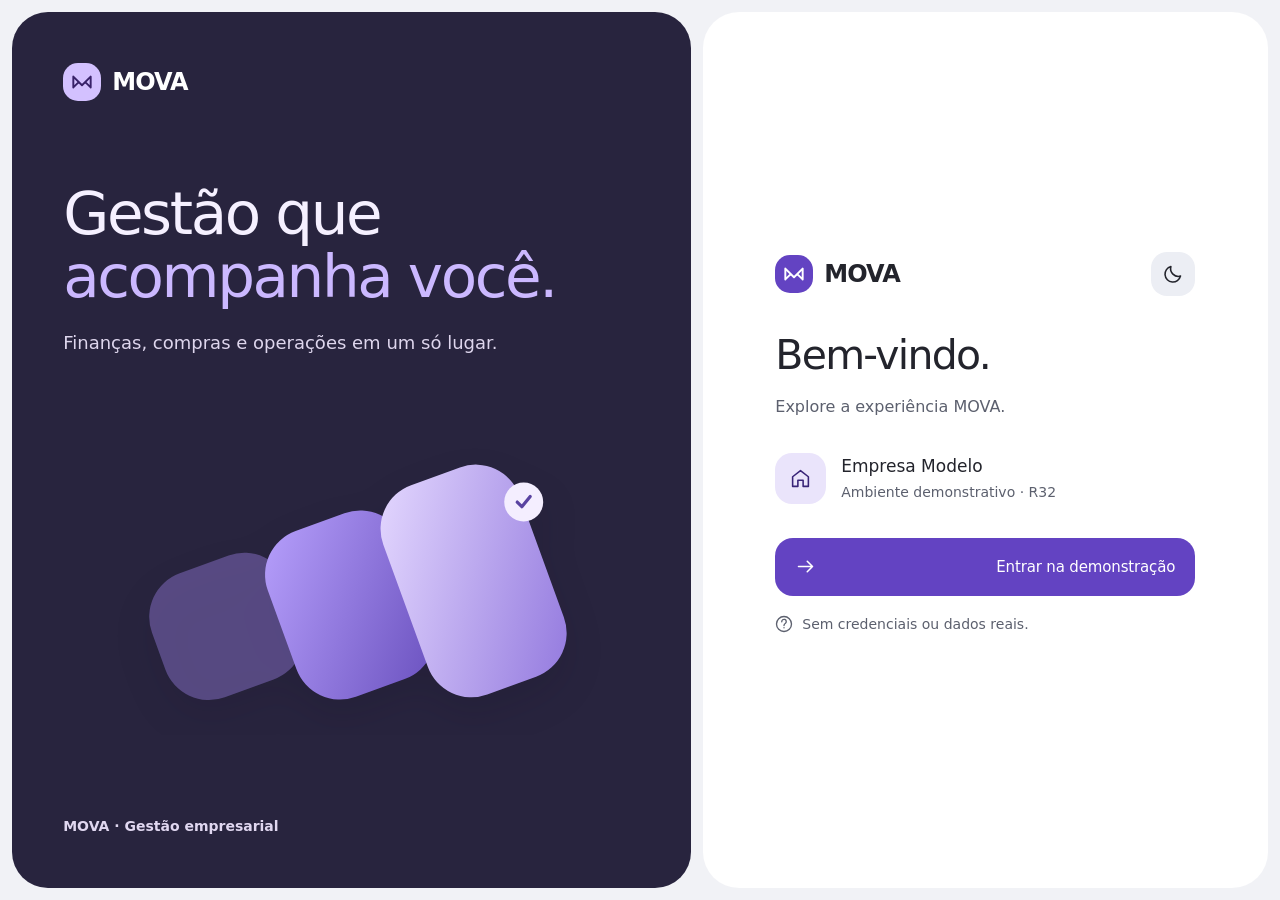
<file: wireframe/index.html>
<!doctype html>
<html lang="pt-BR" data-theme="light">
<head>
<meta charset="utf-8"><meta name="viewport" content="width=device-width, initial-scale=1, viewport-fit=cover">
<meta name="color-scheme" content="light dark">
<meta http-equiv="Content-Security-Policy" content="default-src 'self'; script-src 'self'; style-src 'self' 'unsafe-inline'; img-src 'self' data:; connect-src 'none'; object-src 'none'; base-uri 'none'; form-action 'none'">
<title>MOVA — Wireframe R32</title><link rel="stylesheet" href="./design.css?v=R32">
<link rel="stylesheet" href="./surfaces.css?v=R32">
<link rel="stylesheet" href="./refinement.css?v=R32">
<link rel="stylesheet" href="./workspace.css?v=R32">
<link rel="stylesheet" href="./coverage.css?v=R32">
<link rel="stylesheet" href="./finance-flows.css?v=R32">
<link rel="stylesheet" href="./purchase-flows.css?v=R32">
<link rel="stylesheet" href="./record-pages.css?v=R32">
<link rel="stylesheet" href="./warehouse-flows.css?v=R32">
<link rel="stylesheet" href="./interaction-system.css?v=R32">
<link rel="stylesheet" href="./workspace-experience.css?v=R32">
<link rel="stylesheet" href="./visual-audit-fixes.css?v=R32">
<link rel="stylesheet" href="./adaptive-experience.css?v=R32">
<link rel="stylesheet" href="./mobile-workspace.css?v=R32">
<script src="./catalog.js?v=R32" defer></script>
<script src="./domain.js?v=R32" defer></script>
<script src="./visual.js?v=R32" defer></script>
<script src="./charts.js?v=R32" defer></script>
<script src="./workspace.js?v=R32" defer></script>
<script src="./coverage.js?v=R32" defer></script>
<script src="./finance-flows.js?v=R32" defer></script>
<script src="./purchase-flows.js?v=R32" defer></script>
<script src="./record-pages.js?v=R32" defer></script>
<script src="./warehouse-flows.js?v=R32" defer></script>
<script src="./interaction-system.js?v=R32" defer></script>
<script src="./workspace-experience.js?v=R32" defer></script>
<script src="./adaptive-experience.js?v=R32" defer></script>
<script src="./mobile-workspace.js?v=R32" defer></script>
<script src="./app.js?v=R32" defer></script>
</head>
<body><div id="app"></div><dialog id="dialog" class="dialog" aria-labelledby="dialog-title"></dialog><div id="feedback" role="status" aria-live="polite"></div><noscript>Ative o JavaScript para experimentar o wireframe.</noscript></body>
</html>
</file>
<file: wireframe/design.css>
:root{color-scheme:light;--bg:#f4f3f8;--surface:#fff;--sub:#eeedf4;--ink:#1c1b25;--muted:#595b6b;--accent:#6544c4;--on:#fff;--tint:#eae3ff;--onTint:#392378;--green:#176846;--greenBg:#dcefe3;--red:#a53242;--redBg:#fce1e5;--amber:#805200;--amberBg:#fff0d5;--radius:20px;--rail:242px;--shadow:0 14px 50px #20212b12;--font:Inter,system-ui,-apple-system,BlinkMacSystemFont,"Segoe UI",sans-serif}html[data-theme=dark]{color-scheme:dark;--bg:#14151c;--surface:#20212a;--sub:#2c2e3a;--ink:#f1f0f7;--muted:#b4b5c7;--accent:#c4b1ff;--on:#28164d;--tint:#423368;--onTint:#e7ddff;--green:#b4ebcb;--greenBg:#214333;--red:#ffc0ca;--redBg:#582c36;--amber:#ffdc9a;--amberBg:#483b24;--shadow:0 14px 50px #0003}*{box-sizing:border-box}body{margin:0;background:var(--bg);color:var(--ink);font:15px/1.5 var(--font)}button,input,select,textarea{font:inherit;color:inherit}button{border:0;cursor:pointer;background:none;min-height:44px;border-radius:12px}button:disabled{cursor:not-allowed;opacity:.5}button:focus-visible,a:focus-visible,input:focus-visible,textarea:focus-visible,select:focus-visible{outline:3px solid var(--accent);outline-offset:3px}button:hover:not(:disabled){filter:brightness(.96)}.icon{width:21px;height:21px;display:inline-block;vertical-align:middle;flex:none;stroke:currentColor;fill:none;stroke-width:1.8;stroke-linecap:round;stroke-linejoin:round}.logo{display:flex;align-items:center;gap:11px;font-size:24px;font-weight:800;letter-spacing:-1.2px}.mark{display:grid;place-items:center;width:38px;height:38px;border-radius:12px;background:var(--accent);color:var(--on)}.mark svg{width:26px;height:26px}.btn,.iconbtn{display:inline-flex;gap:9px;align-items:center;justify-content:center;padding:0 17px;white-space:nowrap;font-weight:650}.btn.primary{background:var(--accent);color:var(--on)}.btn.secondary,.iconbtn{background:var(--sub)}.btn.ghost{color:var(--accent)}.iconbtn{width:44px;padding:0}.stack{display:flex;flex-direction:column;gap:16px}.row{display:flex;align-items:center;gap:12px;flex-wrap:wrap}.spacer{flex:1}.muted{color:var(--muted)}.tag{display:inline-flex;align-items:center;gap:5px;border-radius:99px;padding:5px 11px;font-size:13px;font-weight:650;background:var(--sub);white-space:nowrap}.tag.green{background:var(--greenBg);color:var(--green)}.tag.red{background:var(--redBg);color:var(--red)}.tag.amber{background:var(--amberBg);color:var(--amber)}.tag.violet{background:var(--tint);color:var(--onTint)}.shell{min-height:100dvh;display:grid;grid-template-columns:var(--rail) minmax(0,1fr)}aside.rail{height:100dvh;position:sticky;top:0;display:flex;flex-direction:column;padding:24px 12px 12px;gap:14px;background:var(--surface);overflow:auto;scrollbar-width:none}.rail .logo{padding:0 12px}.company{display:flex;align-items:center;gap:11px;padding:11px 12px;text-align:left;background:var(--sub);min-height:64px}.avatar{flex:none;width:40px;height:40px;background:var(--tint);color:var(--onTint);border-radius:50%;display:grid;place-items:center;font-weight:750}.company strong,.company span{display:block}.nav{display:flex;flex-direction:column;gap:3px}.nav button{display:flex;align-items:center;text-align:left;gap:13px;padding:0 14px;color:var(--muted);font-weight:550}.nav button.active{background:var(--tint);color:var(--onTint);font-weight:700}.nav button .icon{width:21px}.nav button[disabled]{opacity:.55}.nav .subnav{padding-left:20px;display:grid;gap:2px}.nav .subnav button{min-height:44px;font-size:14px}.main{min-width:0;min-height:100dvh;display:flex;flex-direction:column}.top{position:sticky;top:0;z-index:8;background:var(--bg);display:flex;align-items:center;gap:12px;min-height:76px;padding:12px 28px}.top .search{flex:1;max-width:460px}.search{display:flex;align-items:center;background:var(--surface);padding:0 14px;gap:10px;border-radius:28px;min-height:48px}.search input{width:100%;min-width:0;background:none;border:0;outline:0!important;padding:10px 0}.content{padding:14px 28px 100px;width:100%;max-width:1800px;margin:auto}.pagehead{display:flex;align-items:center;justify-content:space-between;gap:16px;margin:0 0 24px;flex-wrap:wrap}.pagehead h1{font-size:clamp(26px,3vw,36px);letter-spacing:-1.4px;font-weight:720;line-height:1.2;margin:0}.pagehead p{margin:6px 0 0;color:var(--muted)}.tabbar{display:flex;gap:6px;overflow:auto;scrollbar-width:none;margin-bottom:22px}.tabbar button{padding:0 17px;white-space:nowrap;background:var(--surface);color:var(--muted);font-weight:650;border-radius:99px}.tabbar button.active{background:var(--tint);color:var(--onTint)}.kpis{display:grid;grid-template-columns:repeat(auto-fit,minmax(215px,1fr));gap:12px;margin-bottom:22px}.kpi{background:var(--surface);border-radius:var(--radius);padding:20px;display:grid;gap:12px;min-width:0}.kpi .row{flex-wrap:nowrap}.metric{font-size:clamp(23px,2.1vw,30px);line-height:1.15;font-weight:750;letter-spacing:-1px;font-variant-numeric:tabular-nums;white-space:nowrap}.kpi .badgeicon{width:40px;height:40px;display:grid;place-items:center;background:var(--tint);color:var(--onTint);border-radius:13px}.kpi p{margin:0;color:var(--muted)}.panel{background:var(--surface);border-radius:var(--radius);padding:22px;min-width:0}.panel h2{margin:0;font-size:19px;letter-spacing:-.4px}.dashgrid{display:grid;grid-template-columns:minmax(0,1.6fr) minmax(260px,1fr);gap:16px}.chart{height:240px;display:grid;grid-template-columns:repeat(6,minmax(0,1fr));gap:12px;align-items:end;padding-top:18px}.chart .bargrp{min-width:0;display:flex;flex-direction:column;align-items:center;gap:8px;height:100%;justify-content:end}.bars{width:100%;max-width:56px;display:flex;align-items:end;gap:5px;height:100%}.bar{flex:1;background:var(--accent);border-radius:7px 7px 2px 2px;min-width:0}.bar.alt{background:var(--tint)}.workitem{display:flex;align-items:center;text-align:left;gap:12px;padding:12px 8px;min-height:62px;width:100%;background:var(--bg);border-radius:14px}.workitem strong{display:block}.quick{display:flex;gap:8px;flex-wrap:wrap;margin-top:20px}.toolbar{display:flex;align-items:center;gap:10px;flex-wrap:wrap;margin-bottom:14px}.toolbar .search{flex:1;min-width:180px}.field{display:grid;gap:7px;min-width:0}.field label{font-weight:650}.field input,.field select,.field textarea,.filter{width:100%;background:var(--sub);border:0;border-radius:12px;min-height:50px;padding:12px 14px;min-width:0}.filter{width:auto;max-width:100%;min-height:44px}.field textarea{resize:vertical;min-height:92px}.tablewrap{background:var(--surface);border-radius:var(--radius);overflow:auto;max-width:100%}table{border-collapse:separate;border-spacing:0;width:100%;text-align:left;font-size:14px}thead{background:var(--sub)}th{font-weight:650;color:var(--muted);padding:14px 18px;white-space:nowrap}td{padding:13px 18px;vertical-align:middle}td.money{white-space:nowrap;font-variant-numeric:tabular-nums;font-weight:750}tbody tr:nth-child(even){background:var(--bg)}tbody tr:hover{background:var(--tint)}td.actions{white-space:nowrap}.compact td{padding:5px 12px}.table-footer{padding:12px 18px;display:flex;align-items:center;gap:10px;justify-content:space-between;flex-wrap:wrap;color:var(--muted)}.cards{display:none}.recordcard{background:var(--surface);padding:16px;border-radius:18px;display:grid;gap:10px}.recordcard .row{justify-content:space-between}.recordcard .money{font-size:21px;font-weight:750;white-space:nowrap;letter-spacing:-.6px}.recordcard p{margin:0}.recordcard .actions{display:flex;gap:8px}.recordcard .actions .btn{flex:1;padding:0 8px}.mobilebar,.mobileonly{display:none}.fab{position:fixed;bottom:24px;right:26px;width:58px;height:58px;z-index:9;background:var(--accent);color:var(--on);border-radius:20px;display:grid;place-items:center;box-shadow:var(--shadow)}.dialog{border:0;color:var(--ink);background:var(--surface);padding:0;border-radius:26px;box-shadow:var(--shadow);width:min(760px,calc(100% - 32px));max-height:90dvh;overflow:auto}.dialog::backdrop{background:#16132375;backdrop-filter:blur(3px)}.dialoghead{display:flex;align-items:center;gap:12px;padding:22px 24px;background:var(--surface);position:sticky;top:0;z-index:1}.dialoghead h2{margin:0;flex:1;font-size:22px;letter-spacing:-.5px}.dialogbody{padding:0 24px 24px}.dialogfooter{position:sticky;bottom:0;background:var(--surface);display:flex;justify-content:flex-end;gap:10px;padding:16px 24px}.formgrid{display:grid;grid-template-columns:1fr 1fr;gap:16px}.full{grid-column:1/-1}.summary{display:grid;gap:8px;background:var(--bg);padding:16px;border-radius:18px}.summaryline{display:flex;justify-content:space-between;gap:12px;flex-wrap:wrap}.summaryline span:first-child{color:var(--muted)}.login{min-height:100dvh;display:grid;grid-template-columns:1fr 1fr;background:var(--surface)}.loginart{background:var(--bg);padding:clamp(36px,6vw,100px);display:flex;flex-direction:column;justify-content:center;gap:28px}.loginart h1{font-size:clamp(42px,5vw,78px);line-height:1.02;letter-spacing:-4px;margin:0;max-width:620px}.loginart h1 span{color:var(--accent)}.loginart p{font-size:19px;max-width:440px;color:var(--muted)}.loginform{display:flex;align-items:center;justify-content:center;padding:40px}.loginbox{width:min(100%,410px)}.loginbox h2{font-size:32px;letter-spacing:-1px;margin:24px 0 8px}.loginbox .btn{min-height:52px;width:100%}.loginbox .field{margin:15px 0}.loginbox .logo{margin-bottom:22px}.chat{background:var(--surface);border-radius:var(--radius);min-height:570px;height:calc(100dvh - 185px);display:grid;grid-template-columns:310px minmax(0,1fr);overflow:hidden}.conversations{background:var(--bg);padding:12px;overflow:auto}.conversation{display:flex;align-items:center;gap:12px;text-align:left;width:100%;padding:13px;min-height:72px}.conversation.active{background:var(--tint);color:var(--onTint)}.conversation .copy{min-width:0;flex:1}.conversation strong,.conversation span{display:block}.conversation .preview{white-space:nowrap;overflow:hidden;text-overflow:ellipsis;color:var(--muted)}.thread{display:flex;flex-direction:column;min-width:0;min-height:0}.threadhead{padding:16px 20px;display:flex;align-items:center;gap:12px;background:var(--surface)}.threadbody{flex:1;overflow:auto;padding:22px;display:flex;flex-direction:column;gap:13px;background:var(--bg)}.bubble{align-self:flex-start;padding:12px 16px;background:var(--surface);border-radius:18px 18px 18px 4px;max-width:82%;overflow-wrap:anywhere}.bubble.me{align-self:flex-end;background:var(--tint);color:var(--onTint);border-radius:18px 18px 4px 18px}.composer{display:flex;gap:10px;padding:14px;align-items:center}.composer input{flex:1;min-width:0;border:0;background:var(--sub);padding:12px;border-radius:22px;min-height:44px}.toast{position:fixed;bottom:24px;left:50%;transform:translateX(-50%);z-index:50;background:var(--ink);color:var(--surface);border-radius:14px;padding:12px 20px;box-shadow:var(--shadow);max-width:90%;text-align:center}.empty{padding:45px 20px;text-align:center;color:var(--muted)}.overlaynav{display:grid;gap:6px}.overlaynav button{display:flex;gap:12px;align-items:center;text-align:left;padding:8px 14px;background:var(--bg)}.overlaynav small{margin-left:auto;color:var(--muted)}@media(max-width:1100px){:root{--rail:208px}.content{padding-inline:20px}.top{padding-inline:20px}.dashgrid{grid-template-columns:1fr}.kpis{grid-template-columns:repeat(2,minmax(0,1fr))}}@media(max-width:800px){.shell{display:block}.rail,.desktoponly{display:none!important}.mobileonly{display:inline-flex}.top{min-height:64px;padding:8px 16px}.top .search{display:none}.top .logo{font-size:21px}.top .logo .mark{width:33px;height:33px}.content{padding:14px 16px 140px}.pagehead{margin-bottom:16px;gap:8px}.pagehead h1{font-size:29px}.pagehead p{font-size:14px}.pagehead .primary{display:none}.kpis{display:flex;overflow-x:auto;scroll-snap-type:x mandatory;scrollbar-width:none;margin-right:-16px;padding-right:16px}.kpi{flex:0 0 76%;scroll-snap-align:start;padding:17px}.metric{font-size:28px}.dashgrid{display:block}.dashgrid>.panel{margin-bottom:12px}.panel{padding:17px}.chart{height:200px;gap:7px}.tablewrap table{display:none}.tablewrap{background:transparent;overflow:visible}.cards{display:grid;gap:10px}.table-footer{padding:12px 0}.toolbar .search{flex-basis:100%}.toolbar .filter{flex:1;min-width:0}.toolbar .desktoponly{display:none}.mobilebar{display:flex;position:fixed;z-index:10;bottom:0;left:0;right:0;background:var(--surface);padding:8px 5px calc(8px + env(safe-area-inset-bottom));justify-content:space-around;box-shadow:0 -3px 25px #14131c0b}.mobilebar button{display:grid;place-items:center;gap:2px;flex:1;min-height:56px;color:var(--muted);font-size:12px;padding:4px}.mobilebar button.active{color:var(--onTint)}.mobilebar button .navicon{display:grid;place-items:center;width:48px;height:28px;border-radius:99px}.mobilebar button.active .navicon{background:var(--tint)}.fab{bottom:88px;right:17px;width:56px;height:56px}.fab.chatfab{bottom:154px;background:var(--surface);color:var(--accent)}.dialog{position:fixed;inset:0;margin:0;width:100%;max-width:none;height:100dvh;max-height:none;border-radius:0}.dialoghead{padding:14px 16px}.dialogbody{padding:8px 16px 24px}.dialogfooter{padding:12px 16px calc(12px + env(safe-area-inset-bottom))}.dialogfooter .btn{flex:1}.formgrid{grid-template-columns:1fr}.login{display:block;background:var(--bg)}.loginart{display:none}.loginform{min-height:100dvh;padding:24px}.loginbox{background:var(--surface);padding:24px;border-radius:28px}.chat{height:calc(100dvh - 190px);min-height:0;display:block}.conversations{height:100%;background:var(--surface)}.thread{height:100%}.chat:not(.opened) .thread,.chat.opened .conversations{display:none}.chat.opened .thread{display:flex}.threadbody{padding:12px}.toast{bottom:90px}.recordcard .actions .btn{font-size:14px}.tabbar{margin-bottom:14px}}@media(prefers-reduced-motion:reduce){*{scroll-behavior:auto!important}}
/* Shared responsive action contract */
@media(min-width:801px){.fab.mobileonly{display:none}.fab.chatfab{bottom:24px}.tablewrap{scrollbar-width:thin}}
@media(max-width:800px){.fab.mobileonly{display:grid}.fab.chatfab{bottom:154px}.mobilebar button{min-width:0}.content:has(.chat){padding-bottom:92px}.chat{height:calc(100dvh - 190px)}}
.dialog[open] .dialoghead .iconbtn{flex:none}
@media(max-width:390px){.recordcard .actions{gap:5px}.recordcard .actions .btn{padding:0 6px;gap:5px}.metric{font-size:26px}}

/* R02: shared layouts, navigation hierarchy and selectors */
:root{--radius:18px;--rail:250px;--shadow:0 12px 38px #20212b14}
.rail{scrollbar-width:none}.rail .nav{padding-top:4px}.nav>button{min-height:46px}.nav .subnav{padding:3px 0 7px 19px}.nav .subnav button{padding:0 10px;min-height:40px;font-size:14px}.nav .subnav .icon{width:15px;height:15px}.nav .subnav button.active{background:var(--bg);color:var(--accent)}
.top{gap:14px}.content{margin:0 auto}.pagehead h1{font-weight:730;letter-spacing:-1.5px}.pagehead p{max-width:70ch}.pagehead .btn{min-height:48px}.tabbar{gap:5px;margin-bottom:20px}.tabbar button{background:transparent;border-radius:13px}.tabbar button.active{background:var(--tint)}.tabbar button:hover{background:var(--sub)}
.kpi{padding:18px 20px;gap:13px}.kpi .metric{font-size:clamp(22px,2vw,29px)}.kpi .badgeicon{border-radius:14px}.kpi .row>span:last-child{font-size:14px;font-weight:650}
.tablewrap{position:relative}.tablewrap table{min-width:790px}.tablewrap th:last-child,.tablewrap td:last-child{position:sticky;right:0;background:var(--surface);z-index:1}.tablewrap th:last-child{background:var(--sub)}.tablewrap td:last-child .iconbtn{width:40px;min-height:40px;margin-right:3px;background:transparent}.tablewrap td:last-child .iconbtn:hover{background:var(--tint)}.tablewrap td{overflow-wrap:anywhere}.tablewrap td.money{overflow-wrap:normal}.tablewrap .compact td{padding-block:6px}.tablewrap .compact .iconbtn{min-height:36px;width:36px}
.tilegrid{display:grid;grid-template-columns:repeat(auto-fit,minmax(205px,1fr));gap:12px}.linktile{background:var(--bg);display:flex;align-items:center;gap:14px;text-align:left;min-height:88px;padding:16px;border-radius:16px}.tileicon{display:grid;place-items:center;width:44px;height:44px;flex:none;border-radius:14px;background:var(--tint);color:var(--onTint)}.linktile>span:nth-child(2){flex:1;min-width:0}.linktile strong,.linktile .muted{display:block}.linktile .muted{font-size:14px;margin-top:3px}.linktile>.icon{color:var(--muted)}.resultrow{display:grid;grid-template-columns:minmax(0,1fr) minmax(0,1fr) minmax(0,1fr) minmax(0,1fr);align-items:center;gap:14px;background:var(--bg);padding:14px 16px;border-radius:12px}.resultrow strong:last-child{white-space:nowrap;text-align:right}
.fieldrow{display:flex;gap:6px;align-items:center}.fieldrow input{flex:1}.fieldrow .iconbtn{flex:none;min-height:50px;width:50px}.lookup-list{display:grid;gap:6px;max-height:min(48vh,400px);overflow:auto}.lookup-choice{display:flex;align-items:center;gap:12px;background:var(--bg);padding:12px;text-align:left;min-height:60px}.lookup-choice>span:nth-child(2){flex:1;overflow-wrap:anywhere}.lookup-choice[aria-pressed=true]{background:var(--tint);color:var(--onTint)}.lookup-choice .muted{display:block;font-size:13px}.lookup-search{margin-bottom:12px;background:var(--sub)}.selector-dialog{width:min(520px,calc(100% - 32px))}.selector-dialog .dialogbody{min-height:340px}.selector-dialog .dialogfooter{justify-content:space-between}
@media(max-width:800px){.top{padding-inline:16px}.pagehead h1{font-size:29px}.nav .subnav button{min-height:44px}.kpi .metric{font-size:27px}.tabbar{padding-bottom:2px;margin-right:-16px;padding-right:16px}.tabbar button{background:var(--surface)}.tabbar button.active{background:var(--tint)}.tilegrid{grid-template-columns:1fr}.linktile{min-height:78px}.resultrow{grid-template-columns:1fr 1fr;gap:8px}.resultrow>strong:first-child{grid-column:1/-1}.resultrow>strong:last-child{text-align:left;grid-column:1/-1;font-size:20px}.resultrow .muted{font-size:14px}.recordcard .row{flex-wrap:wrap}.recordcard strong,.recordcard p{overflow-wrap:anywhere}.recordcard .money{font-size:20px;flex-shrink:0}.toolbar [data-action=density]{display:none}.selector-dialog{width:100%;max-width:none}.selector-dialog .dialogbody{min-height:0}.lookup-list{max-height:calc(100dvh - 230px)}.mobilebar button{font-size:11px}.mobilebar .navicon{width:42px}}

[hidden]{display:none!important}.dialog::backdrop{background:#16132375}.selector-dialog::backdrop{backdrop-filter:none}.selector-dialog .lookup-choice:focus-visible{outline-offset:-3px}

/* R03: sectioned editors and domain hubs */
.hubgrid{display:grid;gap:16px}.hubgrid .tilegrid{grid-template-columns:repeat(auto-fit,minmax(225px,1fr))}.settingspanel{max-width:900px}.faq{background:var(--bg);padding:16px;border-radius:14px}.faq summary{cursor:pointer;font-weight:650;min-height:34px}.faq p{margin:12px 0 0;color:var(--muted)}progress{width:100%;height:12px;accent-color:var(--accent)}.formsection{font-size:17px;font-weight:730;letter-spacing:-.35px;margin:12px 0 0}.formgrid>.formsection{padding-top:10px}.items-editor{background:var(--bg);border-radius:18px;padding:16px;min-width:0}.items-editor .formsection{margin:0}.itemline{display:grid;grid-template-columns:minmax(0,2fr) minmax(82px,1fr) minmax(95px,1fr) auto 44px;align-items:end;gap:10px;background:var(--surface);border-radius:14px;padding:12px;margin-bottom:8px}.itemline label{display:grid;gap:6px;min-width:0;font-weight:600;font-size:14px}.itemline input{background:var(--sub);min-width:0;width:100%;border:0;border-radius:10px;min-height:44px;padding:9px}.itemtotal{align-self:center;white-space:nowrap;font-variant-numeric:tabular-nums}.item-summary{display:flex;justify-content:space-between;align-items:center;gap:12px}.item-summary strong{font-size:21px;white-space:nowrap}.permissiongrid{display:grid;grid-template-columns:1fr 1fr;gap:8px}.permissionrow{display:flex;align-items:center;justify-content:space-between;gap:12px;background:var(--bg);padding:14px;border-radius:14px;min-height:64px}.permissionrow strong,.permissionrow .muted{display:block}.permissionrow input{width:23px;height:23px;accent-color:var(--accent);flex:none}.permissionrow .muted{font-size:13px}.dialogbody h3{color:var(--ink)}.dialoghead h2{overflow-wrap:anywhere}.dialogfooter .btn.primary{color:var(--on);background:var(--accent)}
@media(max-width:800px){.hubgrid .tilegrid,.permissiongrid{grid-template-columns:1fr}.items-editor{padding:12px}.itemline{grid-template-columns:1fr 1fr;gap:10px}.itemline .itemdesc{grid-column:1/-1}.itemline .itemtotal{align-self:center}.itemline button{justify-self:end}.formsection{margin-top:16px}.item-summary strong{font-size:19px}.dialogbody{padding-bottom:30px}}

/* Expressive R04 — semantic composition, scale, shapes and motion */
:root{--radius:24px;--rail:256px;--shape-xs:8px;--shape-sm:14px;--shape-md:20px;--shape-lg:28px;--shape-xl:36px;--space:8px;--motion:210ms cubic-bezier(.2,.8,.2,1);--motion-shape:260ms cubic-bezier(.2,1.25,.4,1);--soft:#f8f7fb;--chart-secondary:#b9b7cf;--surface-high:#e7e5ee}
html[data-theme=dark]{--soft:#24252f;--chart-secondary:#72758c;--surface-high:#383944;--bg:#161720;--surface:#22232e;--sub:#2c2d39;--tint:#45346e;--onTint:#ede4ff;--accent:#c9b6ff;--on:#29154e;--ink:#f4f2f8;--muted:#b9bac9}
body{font-kerning:normal;letter-spacing:-.12px}button{transition:background var(--motion),border-radius var(--motion-shape),transform var(--motion),color var(--motion);touch-action:manipulation}button:active:not(:disabled){transform:scale(.975)}button:focus-visible{outline-offset:2px}button:hover:not(:disabled){filter:none}.btn{min-height:44px;border-radius:24px;font-weight:690;letter-spacing:-.15px;padding-inline:20px}.btn.primary{border-radius:18px;min-height:48px}.btn.primary:hover{border-radius:26px}.btn.secondary{background:var(--sub)}.btn.tonal{color:var(--onTint);background:var(--tint);padding-inline:13px}.btn.ghost:hover,.iconbtn:hover{background:var(--tint);color:var(--onTint)}.iconbtn{border-radius:16px;background:var(--sub)}.iconbtn:hover{border-radius:22px}.avatar{font-size:14px}.mark{border-radius:15px}.shell{grid-template-columns:var(--rail) minmax(0,1fr)}aside.rail{background:var(--bg);padding:22px 12px 14px;gap:14px}.brandline{padding:2px 9px 9px}.brandline .logo{padding:0;font-size:25px;letter-spacing:-1.4px}.company{background:var(--surface);border-radius:19px;gap:10px;min-height:66px;padding:10px}.company>span:nth-child(2){flex:1;min-width:0}.company strong{overflow:hidden;text-overflow:ellipsis;white-space:nowrap;font-size:14px}.company .muted{font-size:13px}.company>.icon{width:17px;color:var(--muted)}.profile-card{background:var(--sub);min-height:60px}.nav{gap:10px;flex-shrink:0}.navgroup{display:flex;flex-direction:column;gap:2px}.navlabel{font-weight:670;color:var(--muted);font-size:13px;padding:9px 12px 3px}.navgroup>button{min-height:44px;border-radius:24px;font-size:14px}.navgroup>button.active{background:var(--tint);color:var(--onTint)}.navgroup .subnav{padding:4px 0 6px 17px}.navgroup .subnav button{min-height:38px;border-radius:13px;line-height:1.25}.navgroup .subnav button.active{background:var(--surface);color:var(--accent)}.main{background:var(--soft);margin:10px 10px 10px 0;border-radius:32px;min-height:calc(100dvh - 20px)}.top{top:0;background:var(--soft);border-radius:32px 32px 0 0;padding:16px 30px;min-height:78px}.contexttrail{display:flex;align-items:center;gap:8px;color:var(--muted);font-size:14px;white-space:nowrap;min-width:0}.contexttrail strong{color:var(--ink);overflow:hidden;text-overflow:ellipsis}.contexttrail .icon{width:15px;height:15px}.top .search{max-width:330px;min-width:130px;background:var(--sub);border-radius:24px}.shortcut{color:var(--muted);font-size:15px;background:var(--surface);border-radius:8px;padding:0 8px}.topactions{display:flex;align-items:center;gap:8px}.topactions .avatar{background:var(--tint);min-width:44px;min-height:44px}.topactions .iconbtn{background:transparent}.topactions .iconbtn:hover{background:var(--sub)}.content{padding:22px 30px 100px;max-width:1680px}.pagehead{margin-bottom:24px;align-items:end}.pagehead h1{font-size:clamp(30px,3.2vw,43px);font-weight:740;letter-spacing:-1.9px;line-height:1.12}.pagehead p{font-size:15px;margin-top:8px}.pageactions{display:flex;gap:8px;align-items:center}.tabbar{gap:4px;padding:4px;background:var(--sub);border-radius:22px;width:fit-content;max-width:100%;margin-bottom:24px}.tabbar button{background:transparent;border-radius:18px;padding:0 17px;min-height:44px;font-weight:650}.tabbar button.active{background:var(--surface);color:var(--accent);box-shadow:0 1px 4px #1110190a}.kpis{gap:12px;grid-template-columns:repeat(auto-fit,minmax(220px,1fr));margin-bottom:24px}.kpi{padding:22px;border-radius:var(--shape-lg);gap:11px;background:var(--surface);min-width:0}.kpihead{display:flex;align-items:center;gap:10px;min-width:0}.kpi .badgeicon,.balancefeature .badgeicon{width:42px;height:42px;border-radius:15px;display:grid;place-items:center;background:var(--tint);color:var(--onTint);flex:none}.kpilabel{font-size:14px;font-weight:680;color:var(--muted)}.kpi .metric{font-size:clamp(22px,2.1vw,30px);font-weight:760;letter-spacing:-1.1px;white-space:nowrap}.kpi p{font-size:14px}.panel{padding:24px;border-radius:var(--shape-lg);background:var(--surface)}.panel h2,.sectionhead h2,.quickpanel h2,.collectionhead h2{font-size:21px;font-weight:730;letter-spacing:-.6px;margin:0}.sectionhead{display:flex;align-items:center;justify-content:space-between;gap:14px;flex-wrap:wrap}.sectionhead p{margin:4px 0 0;font-size:14px}.dashboard-layout{display:flex;flex-direction:column;gap:16px}.dashboard-layout .pagehead{margin-bottom:8px}.dashboard-intro{display:grid;grid-template-columns:minmax(0,1.2fr) minmax(0,1.8fr);gap:12px}.balancefeature{background:var(--surface);border-radius:36px 24px 24px 36px;padding:24px;display:flex;flex-direction:column;justify-content:space-between;min-width:0;gap:18px}.balancefeature .sectionhead>.muted{font-weight:680;font-size:15px}.balancevalue{font-size:clamp(29px,3.8vw,53px);letter-spacing:-2.4px;font-weight:770;line-height:1.15;white-space:nowrap;font-variant-numeric:tabular-nums}.balancebottom{display:flex;align-items:center;gap:10px;flex-wrap:wrap;color:var(--muted);font-size:14px}.balancebottom .btn{margin-left:auto;padding-inline:10px}.balance-side{display:grid;grid-template-columns:repeat(2,minmax(0,1fr));gap:10px}.balance-side .kpi{justify-content:start;align-content:space-between;border-radius:24px}.dashgrid{grid-template-columns:minmax(0,1.45fr) minmax(270px,1fr);gap:12px}.chartpanel .filter{background:var(--sub);border-radius:20px;min-height:44px}.chartlegend{display:flex;gap:16px;margin:20px 0 6px;color:var(--muted);font-size:14px}.chartlegend span{display:flex;gap:7px;align-items:center}.chartlegend i{width:12px;height:12px;border-radius:4px;background:var(--accent)}.chartlegend span:nth-child(2) i{background:var(--chart-secondary)}.chartarea{display:grid;grid-template-columns:64px minmax(0,1fr);align-items:stretch}.chartaxis{display:flex;flex-direction:column;justify-content:space-between;padding:5px 4px 30px 0;color:var(--muted);font-size:13px;text-align:left}.chart{height:240px;padding:0 0 0;gap:12px}.bars{max-width:68px}.bar{border-radius:10px 10px 3px 3px}.bar.alt{background:var(--chart-secondary)}.workpanel{display:flex;flex-direction:column;gap:18px}.worklist{display:grid;gap:8px}.workitem{background:var(--soft);border-radius:18px;min-height:76px;padding:12px;gap:12px}.workitem:hover{background:var(--sub)}.workcopy{flex:1;min-width:0}.workcopy strong,.workcopy .muted{display:block}.workcopy .muted{font-size:13px;margin-top:3px;overflow-wrap:anywhere}.workicon{width:44px;height:44px;border-radius:16px;display:grid;place-items:center;flex:none}.workicon.red{background:var(--redBg);color:var(--red)}.workicon.amber{background:var(--amberBg);color:var(--amber)}.workicon.violet{background:var(--tint);color:var(--onTint)}.workitem>.icon{width:17px;color:var(--muted)}.quickpanel{background:var(--surface);border-radius:var(--shape-lg);padding:20px 24px}.quickgrid{display:grid;grid-template-columns:repeat(4,minmax(0,1fr));gap:8px;margin-top:14px}.quickaction{background:var(--soft);border-radius:18px;display:flex;gap:10px;align-items:center;padding:12px;text-align:left;min-height:68px}.quickaction:hover{background:var(--tint);color:var(--onTint)}.quickicon{display:grid;place-items:center;width:38px;height:38px;background:var(--surface);border-radius:13px;color:var(--accent);flex:none}.quickaction strong{font-size:14px;flex:1}.quickaction>.icon{width:15px;color:var(--muted)}.collectionhead{display:flex;align-items:center;justify-content:space-between;margin:4px 0 14px}.collectionhead>div{display:flex;align-items:center;gap:12px;flex-wrap:wrap}.collectionhead .muted{font-size:14px}.toolbar{background:var(--surface);padding:8px;border-radius:24px;gap:8px}.toolbar .search{background:var(--sub);border-radius:17px;min-height:48px}.toolbar .filter{background:var(--sub);border-radius:17px;min-height:48px}.toolbar .iconbtn{min-height:48px;width:48px}.tablewrap{border-radius:24px}.tablewrap table{min-width:820px}.tablewrap th{background:var(--sub);font-size:13px;font-weight:700}.tablewrap td{padding:14px 16px}.tablewrap tbody tr:nth-child(even){background:var(--soft)}.tablewrap td:last-child .btn{min-height:40px}.tablewrap td:last-child .iconbtn{min-height:40px}.table-footer{padding:14px 18px;font-size:14px}.recordcard{border-radius:24px;padding:18px;gap:10px}.recordcard>strong{font-size:17px}.recordcard .actions{padding-top:6px}.recordcard .actions .btn{border-radius:17px}.recordcard .actions .btn.primary{min-height:44px}.tag{border-radius:11px;padding:5px 10px;font-size:13px;font-weight:670}.dialog{border-radius:32px;width:min(820px,calc(100% - 40px));max-height:90dvh}.dialoghead{padding:22px 26px 18px}.dialoghead h2{font-size:25px;font-weight:730;letter-spacing:-.8px}.dialogbody{padding:4px 26px 26px}.dialogfooter{padding:18px 26px;background:var(--surface)}.dialogfooter .btn{min-width:120px}.field{gap:8px}.field label{font-size:14px;color:var(--ink);font-weight:650}.field input,.field select,.field textarea{border-radius:16px;background:var(--sub);min-height:52px}.field input:hover,.field select:hover,.field textarea:hover{background:var(--surface-high)}.field input:focus,.field select:focus,.field textarea:focus{outline:2px solid var(--accent);outline-offset:0}.formsection{font-size:18px;font-weight:720;margin:12px 0 0}.summary{background:var(--soft);border-radius:22px;padding:18px;gap:13px}.summaryline strong{font-weight:690;overflow-wrap:anywhere}.selector-dialog{width:min(560px,calc(100% - 40px));border-radius:30px}.lookup-choice{border-radius:17px}.lookup-search{border-radius:20px}.fab{width:60px;height:60px;border-radius:22px;box-shadow:0 8px 28px #1c193322;transition:border-radius var(--motion-shape),transform var(--motion)}.fab:hover{border-radius:29px}.chat{border-radius:28px;grid-template-columns:320px minmax(0,1fr);background:var(--surface)}.conversations{padding:14px;background:var(--surface)}.conversations .search{background:var(--sub);margin-bottom:10px}.conversation{min-height:76px;border-radius:22px}.threadhead{background:var(--surface);padding:14px 18px}.threadbody{background:var(--soft);border-radius:22px 0 0 22px;padding:24px}.bubble{border-radius:22px 22px 22px 7px}.bubble.me{border-radius:22px 22px 7px 22px}.composer .iconbtn[type=submit]{background:var(--accent);color:var(--on);border-radius:21px}.composer input{border-radius:22px}
.login{grid-template-columns:minmax(0,1.2fr) minmax(0,1fr);min-height:100dvh;padding:12px;gap:12px;background:var(--bg)}.loginart{position:relative;overflow:hidden;isolation:isolate;background:#25203d;color:#f5f0ff;border-radius:36px;padding:clamp(30px,4vw,70px);justify-content:space-between;gap:24px;min-height:calc(100dvh - 24px)}.loginbrand .logo{color:#fff}.loginbrand .mark{background:#d3c1ff;color:#382269}.loginstatement{position:relative;z-index:1}.loginart h1{font-size:clamp(38px,4.8vw,69px);line-height:1.04;letter-spacing:-3.5px;max-width:620px;font-weight:720}.loginart h1 span{color:#d5c5ff}.loginart p{color:#ded6ed;font-size:18px;line-height:1.55;margin:20px 0 0}.loginvisual{height:clamp(200px,34vh,340px);position:relative;display:grid;place-items:center;isolation:isolate}.visualorbit{position:absolute;width:70%;height:78%;background:#514475;border-radius:44px;transform:rotate(-15deg);z-index:-1}.visualorbit.o2{width:57%;height:96%;border-radius:48% 52% 36% 64%;background:#7864b2;transform:rotate(22deg)}.visualorbit.o3{width:43%;height:85%;border-radius:38px 70px 50px 80px;background:#a894e8;transform:rotate(-12deg)}.visualcore{width:clamp(76px,10vw,126px);height:clamp(76px,10vw,126px);border-radius:35%;display:grid;place-items:center;background:#ede6ff;color:#4e328d;transform:rotate(-5deg)}.visualcore .icon{width:58%;height:58%;stroke-width:1.6}.visualchip{position:absolute;background:#f1eaff;color:#382269;display:flex;align-items:center;gap:8px;padding:11px 17px;border-radius:24px;font-size:14px;font-weight:670;box-shadow:0 12px 30px #18132a35}.visualchip .icon{width:19px;height:19px}.vc1{left:3%;top:17%;transform:rotate(-7deg)}.vc2{right:0;top:40%;transform:rotate(6deg)}.vc3{left:16%;bottom:6%;transform:rotate(4deg)}.loginfoot{color:#e0d7f0;font-size:14px;font-weight:550}.loginform{background:var(--surface);border-radius:36px;padding:42px}.loginbox{width:min(100%,420px)}.loginformtop{display:flex;align-items:center;justify-content:space-between;gap:10px;margin-bottom:38px}.loginbox .logo{margin:0}.loginbox h2{font-size:36px;line-height:1.15;letter-spacing:-1.5px;margin:0 0 10px;font-weight:740}.loginbox>.muted{margin-bottom:28px}.loginbox .field{margin:15px 0}.loginbox .field input:disabled{opacity:1;color:var(--muted)}.loginbox .btn.primary{min-height:58px;margin-top:12px;border-radius:25px}.loginnotice{display:flex;align-items:center;gap:9px;color:var(--muted);font-size:14px;line-height:1.45;margin-top:18px}.loginnotice .icon{width:18px;height:18px;flex:none}
@media(max-width:1200px) and (min-width:801px){:root{--rail:224px}.top{padding-inline:20px}.content{padding-inline:20px}.contexttrail{max-width:190px}.dashboard-intro{grid-template-columns:minmax(0,1fr)}.balancefeature{border-radius:28px}.balance-side{grid-template-columns:repeat(2,minmax(0,1fr))}.dashgrid{grid-template-columns:1fr}.quickgrid{grid-template-columns:repeat(2,minmax(0,1fr))}}
@media(max-width:800px){.shell{display:block}.main{margin:0;border-radius:0;min-height:100dvh;background:var(--bg)}.top{padding:9px 16px;min-height:65px;border-radius:0;background:var(--bg);gap:8px}.topactions{gap:3px}.topactions .iconbtn{width:42px;min-height:42px}.topactions .avatar{min-width:40px;min-height:40px}.top .logo{font-size:23px}.content{padding:15px 16px 142px}.pagehead{margin-bottom:18px;align-items:start}.pagehead h1{font-size:32px;letter-spacing:-1.3px}.pagehead p{font-size:14px;margin-top:5px}.pageactions{display:none}.tabbar{width:100%;max-width:none;margin-right:0;padding:4px;gap:3px;border-radius:20px;margin-bottom:18px}.tabbar button{border-radius:16px;padding-inline:15px;font-size:14px;min-height:44px;background:transparent}.tabbar button.active{background:var(--surface)}.kpis{padding-right:16px;margin-right:-16px;gap:10px}.kpi{flex:0 0 78%;padding:19px;border-radius:25px}.kpi .metric{font-size:29px}.dashboard-layout{gap:12px}.dashboard-layout .pagehead{margin-bottom:3px}.dashboard-intro{display:flex;flex-direction:column;gap:10px}.balancefeature{border-radius:30px;padding:20px;gap:17px}.balancevalue{font-size:clamp(31px,10vw,42px);letter-spacing:-1.8px}.balancebottom{font-size:13px;gap:5px}.balancebottom .btn{font-size:13px;padding-inline:8px;min-height:40px}.balance-side{display:flex;gap:10px;overflow:auto;scrollbar-width:none;scroll-snap-type:x mandatory;margin-right:-16px;padding-right:16px}.balance-side .kpi{flex:0 0 76%;scroll-snap-align:start}.dashgrid{display:grid;grid-template-columns:1fr;gap:12px}.dashgrid>.panel{margin:0}.panel,.quickpanel{padding:18px;border-radius:26px}.panel h2,.sectionhead h2,.quickpanel h2,.collectionhead h2{font-size:19px;letter-spacing:-.45px}.sectionhead{gap:10px;align-items:start}.sectionhead .filter{font-size:14px;min-height:44px}.chartlegend{margin-top:14px;font-size:13px}.chartarea{grid-template-columns:52px minmax(0,1fr)}.chartaxis{font-size:12px;padding-bottom:25px}.chart{height:190px;gap:7px}.bars{gap:3px}.bar{border-radius:7px 7px 2px 2px}.worklist{gap:6px}.workitem{min-height:70px;padding:11px}.quickgrid{grid-template-columns:repeat(2,minmax(0,1fr));gap:8px}.quickaction{flex-direction:column;align-items:start;justify-content:space-between;min-height:104px;padding:13px;border-radius:20px;gap:9px}.quickaction>.icon{display:none}.quickaction strong{font-size:14px}.collectionhead{margin-bottom:10px}.collectionhead .muted{font-size:13px}.toolbar{background:transparent;padding:0;gap:7px}.toolbar .search,.toolbar .filter,.toolbar .iconbtn{background:var(--surface)}.toolbar .search{border-radius:20px}.toolbar .filter{border-radius:17px}.tablewrap{border-radius:0}.tablewrap table{display:none}.recordcard{border-radius:24px;padding:17px}.recordcard .money{font-size:22px}.recordcard .actions .btn{padding-inline:9px;gap:6px}.mobilebar{background:var(--surface);padding:8px 6px calc(9px + env(safe-area-inset-bottom));border-radius:25px 25px 0 0}.mobilebar button{font-size:12px;min-height:54px}.mobilebar .navicon{width:47px;height:30px;border-radius:17px}.fab{width:58px;height:58px;bottom:90px;right:16px;border-radius:22px}.fab.chatfab{bottom:156px}.dialog,.selector-dialog{border-radius:0;width:100%;max-width:none;height:100dvh;max-height:none}.dialoghead{padding:15px 16px}.dialoghead h2{font-size:23px}.dialogbody{padding:6px 16px 24px}.dialogfooter{padding:12px 16px calc(12px + env(safe-area-inset-bottom))}.dialogfooter .btn{min-width:0}.field input,.field select,.field textarea{min-height:54px;border-radius:16px}.chat{border-radius:24px;height:calc(100dvh - 190px)}.threadbody{border-radius:20px;padding:14px}.composer{padding:10px 7px}.login{display:block;padding:0;background:var(--bg)}.loginart{display:none}.loginform{border-radius:0;background:var(--bg);min-height:100dvh;padding:24px}.loginbox{padding:24px;border-radius:32px;background:var(--surface)}.loginformtop{margin-bottom:30px}.loginbox h2{font-size:31px;letter-spacing:-1px}.loginbox>.muted{margin-bottom:20px}.loginbox .btn.primary{min-height:54px;padding-inline:12px}.loginnotice{font-size:14px}}
@media(max-width:360px){.mobilebar button{font-size:11px}.mobilebar .navicon{width:40px}.balancevalue{font-size:30px}.recordcard .actions .btn{padding-inline:6px}.recordcard .actions .btn .icon{width:18px}}
@media(prefers-reduced-motion:reduce){*,*::before,*::after{transition:none!important;animation:none!important;scroll-behavior:auto!important}}

/* Interaction contract R05: one primary action, no overlap with the content viewport. */
.status-readonly{display:flex;align-items:center;min-height:52px;padding:10px 14px;background:var(--sub);border-radius:16px}
.dialog[open]{display:flex;flex-direction:column;overflow:hidden}.dialoghead,.dialogfooter{flex:none}.dialogbody{overflow:auto;min-height:0;flex:1;overscroll-behavior:contain}.dialog[data-mode=summary]{width:min(580px,calc(100% - 40px))}.dialog[data-mode=summary] .dialogfooter .btn{flex:1}.discard-dialog{width:min(460px,calc(100% - 32px));height:auto}.discard-dialog .dialogfooter{flex-wrap:wrap}.discard-dialog .dialogfooter .btn{flex:1;min-width:0}.lookup-empty{padding:18px;text-align:center}.toast{top:84px;bottom:auto;pointer-events:none}.tablewrap td.actions .btn{white-space:nowrap}
@media(max-width:800px){
 .shell{height:100dvh;overflow:hidden}.main{height:calc(100dvh - 150px);min-height:0;overflow-y:auto;overscroll-behavior:contain;scrollbar-width:none}
 .content{padding-bottom:22px}.shell:has(.chat) .main{height:calc(100dvh - 76px)}.shell:has(.chat) .content{padding-bottom:12px}
 .shell:has(.message-dock)::after{content:"";position:fixed;bottom:0;left:0;right:0;height:150px;background:var(--bg);z-index:8;pointer-events:none}
 .pageactions{display:flex;position:fixed;bottom:88px;left:16px;right:88px;z-index:9;min-height:52px;align-items:center}.pagehead .pageactions .primary{display:inline-flex;max-width:100%;white-space:normal;text-align:left;justify-content:flex-start;min-height:52px}
 .message-dock{bottom:88px;right:16px;width:54px;height:54px}
 .dialog,.selector-dialog,.dialog[data-mode=summary]{width:100%;max-width:none;height:100dvh;max-height:none;border-radius:0}.dialogbody{padding-bottom:22px;flex:1}.dialogfooter{margin-top:auto;position:static}.dialoghead{position:static}.discard-dialog{inset:auto 12px 20px;margin:0;width:calc(100% - 24px);height:auto;max-height:80dvh;border-radius:26px}.discard-dialog .dialoghead{padding-bottom:8px}.discard-dialog .dialogfooter{flex-wrap:wrap}.discard-dialog .dialogfooter .btn{flex-basis:100%}
 .chat{height:calc(100dvh - 205px);min-height:240px}.toast{top:76px;bottom:auto;max-width:calc(100% - 32px)}
 .recordcard .actions .btn{min-width:0;flex:1}.recordcard .money{white-space:nowrap}.recordcard .actions .iconbtn{flex:none}
}

/* R06: domain sections and decision workflow */
.domain-section{background:var(--soft);padding:16px;border-radius:20px;min-width:0;display:grid;gap:12px}.domain-section .formsection{margin:0}.domain-section .field input,.domain-section .field select,.domain-section .field textarea{background:var(--surface)}.domain-section input[type=file]{width:100%;padding:12px;font-size:14px}.domain-section input::file-selector-button{border:0;background:var(--tint);color:var(--onTint);font:inherit;padding:9px 12px;border-radius:12px;cursor:pointer;margin-right:8px}.fieldlabel{font-size:14px;font-weight:650}.decision-options{display:flex;flex-wrap:wrap;gap:10px}.decision-options .btn{flex:1}.history{display:grid;gap:8px}.history h3{margin:6px 0}.historyline{display:grid;gap:4px;padding:12px;background:var(--soft);border-radius:14px}.historyline strong{font-size:14px}.historyline .muted{font-size:14px;overflow-wrap:anywhere}@media(max-width:800px){.domain-section{padding:12px;border-radius:18px}.domain-section>.formgrid{gap:14px}.decision-options .btn{min-height:48px}}

/* R07 — expressive visual compositions and motion. No third-party artwork. */
:root{--plot-violet:#7253c8;--plot-green:#268768;--plot-red:#cf727e;--plot-amber:#b47e38;--motion-enter:350ms cubic-bezier(.2,.75,.15,1);--motion-spring:280ms cubic-bezier(.18,1.15,.38,1)}
html[data-theme=dark]{--plot-violet:#b4a0f9;--plot-green:#69c6a4;--plot-red:#e899a5;--plot-amber:#e6b467}
.overview-grid{display:grid;grid-template-columns:minmax(0,1.35fr) repeat(2,minmax(0,1fr));gap:12px}.experience-dashboard{gap:18px}.experience-dashboard .balancefeature{position:relative;isolation:isolate;border-radius:32px;padding:22px 24px;gap:12px;overflow:hidden;min-height:228px}.balance-label{font-size:15px;font-weight:650;color:var(--muted)}.experience-dashboard .balancevalue{font-size:clamp(29px,3.3vw,48px);letter-spacing:-2px}.balance-spark{height:60px;margin-top:0}.dashboard-metric{background:var(--surface);border-radius:26px;padding:22px;display:flex;flex-direction:column;gap:10px;min-width:0;justify-content:space-between}.metric-heading{display:flex;align-items:center;gap:9px;min-width:0;font-size:14px;font-weight:660;color:var(--muted)}.metric-icon{width:42px;height:42px;flex:none;border-radius:15px;display:grid;place-items:center;background:var(--tint);color:var(--onTint)}.metric-icon.green{background:var(--greenBg);color:var(--green)}.metric-icon.violet{background:var(--tint);color:var(--onTint)}.dashboard-metric .metric{font-size:clamp(22px,2.05vw,31px);font-weight:760;letter-spacing:-1.2px;line-height:1.2;white-space:nowrap}.dashboard-metric>.muted{font-size:13px}.metric-visual{height:65px}.sparkline{width:100%;height:100%;display:block;--spark:var(--plot-violet);overflow:visible}.sparkline.green{--spark:var(--plot-green)}.sparkpath{stroke:var(--spark);stroke-width:2.3;stroke-linecap:round;stroke-linejoin:round;fill:none;vector-effect:non-scaling-stroke}.sparkarea{fill:var(--spark);opacity:.11}.sparkline circle{fill:var(--spark);stroke:var(--surface);stroke-width:1;vector-effect:non-scaling-stroke}.insights-grid{display:grid;grid-template-columns:minmax(0,1.5fr) minmax(300px,1fr);gap:12px}.distribution-panel{display:grid;align-content:start;gap:16px}.donut-wrap{display:grid;place-items:center;min-height:180px}.donut{width:min(184px,80%);aspect-ratio:1;display:grid;place-items:center;border-radius:50%;position:relative}.donut>div{width:75%;height:75%;border-radius:50%;background:var(--surface);display:flex;flex-direction:column;align-items:center;justify-content:center;gap:3px}.donut strong{font-size:17px;letter-spacing:-.6px;white-space:nowrap}.donut .muted{font-size:13px}.donut-legend{display:grid;gap:10px}.donut-legend>div{display:grid;grid-template-columns:10px minmax(0,1fr) auto;gap:10px;align-items:center;font-size:14px}.donut-legend strong{white-space:nowrap;font-variant-numeric:tabular-nums;font-weight:690}.plot-dot{width:10px;height:10px;border-radius:4px;background:var(--plot-violet)}.plot-dot.green{background:var(--plot-green)}.plot-dot.red{background:var(--plot-red)}.activity-grid{display:grid;grid-template-columns:minmax(0,1fr) minmax(0,1.25fr);gap:12px}.recent-panel{display:flex;flex-direction:column;gap:13px}.recent-list{display:grid;gap:4px}.recent-item{display:flex;align-items:center;gap:11px;text-align:left;min-height:65px;border-radius:18px;padding:8px;background:var(--soft)}.recent-item:hover{background:var(--sub)}.recent-copy{display:grid;gap:2px;min-width:0;flex:1}.recent-copy strong{white-space:nowrap;overflow:hidden;text-overflow:ellipsis;font-size:14px}.recent-copy .muted{font-size:13px}.recent-value{font-size:14px;white-space:nowrap;font-variant-numeric:tabular-nums}.experience-dashboard .quickpanel{background:transparent;padding:4px 0}.experience-dashboard .quickgrid{gap:10px}.experience-dashboard .quickaction{background:var(--surface);padding:13px;min-height:74px}.experience-dashboard .quickicon{background:var(--sub);width:42px;height:42px;border-radius:15px}.experience-dashboard .chartpanel .chart{height:242px}
.view-switch{display:flex;gap:4px;align-items:center;padding:4px;background:var(--sub);border-radius:17px}.view-switch button{display:flex;align-items:center;gap:7px;padding:0 12px;min-height:40px;border-radius:13px;font-weight:650;color:var(--muted)}.view-switch button[aria-pressed=true]{background:var(--surface);color:var(--accent)}.view-switch .icon{width:18px;height:18px}.task-board{display:grid;grid-template-columns:repeat(3,minmax(0,1fr));gap:12px;align-items:start}.board-column{background:var(--sub);border-radius:24px;padding:14px;display:flex;flex-direction:column;gap:11px;min-width:0}.board-head{display:flex;align-items:center;gap:9px;padding:5px 3px}.board-head h2{font-size:16px;letter-spacing:-.25px;margin:0;flex:1}.board-state{height:10px;width:10px;border-radius:50%;background:var(--plot-violet);flex:none}.board-state.amber{background:var(--plot-amber)}.board-state.green{background:var(--plot-green)}.board-count{font-weight:700;background:var(--surface);border-radius:12px;padding:4px 9px;font-size:13px}.task-card{background:var(--surface);border-radius:20px;padding:15px;display:flex;flex-direction:column;gap:12px;min-width:0}.task-card-top{display:flex;align-items:center;justify-content:space-between;gap:8px;flex-wrap:wrap;font-size:13px}.task-card h3{font-size:17px;line-height:1.3;letter-spacing:-.4px;margin:0;overflow-wrap:anywhere}.task-card p{font-size:14px;line-height:1.45;margin:0;color:var(--muted);overflow-wrap:anywhere}.task-meta{display:flex;align-items:center;gap:7px;font-size:12px;flex-wrap:wrap;color:var(--muted)}.task-meta .avatar{width:30px;height:30px;min-width:30px;min-height:30px;font-size:11px}.task-meta .icon{width:16px;height:16px}.task-actions{display:flex;gap:6px}.task-actions .btn{flex:1;min-width:0;padding:0 8px;font-size:13px;gap:6px}.board-empty{padding:28px 12px;text-align:center;color:var(--muted);font-size:14px}.contacts-grid{display:grid;grid-template-columns:repeat(auto-fit,minmax(250px,1fr));gap:12px}.contact-card{display:flex;flex-direction:column;gap:11px;background:var(--surface);padding:20px;border-radius:26px;min-width:0}.contact-top{display:flex;align-items:center;justify-content:space-between;gap:10px}.contact-avatar{display:grid;place-items:center;width:62px;height:62px;border-radius:23px;background:var(--tint);color:var(--onTint);font-size:22px;font-weight:720;letter-spacing:-1px}.contact-card:nth-child(3n+2) .contact-avatar{background:var(--greenBg);color:var(--green)}.contact-card h3{font-size:19px;line-height:1.2;letter-spacing:-.5px;margin:2px 0 0;overflow-wrap:anywhere}.contact-card>p{margin:0;font-size:14px}.contact-info{display:grid;gap:9px;color:var(--muted);font-size:14px;margin:4px 0}.contact-info>span{display:flex;align-items:center;gap:8px;overflow-wrap:anywhere;min-width:0}.contact-info .icon{width:17px;height:17px;flex:none}.contact-actions{display:flex;gap:7px;margin-top:auto}.contact-actions .btn{flex:1}.contact-actions .iconbtn{flex:none}
.experience-chat{grid-template-columns:310px minmax(0,1fr);gap:10px;background:transparent;border-radius:0;overflow:visible}.experience-chat .conversations{background:var(--surface);border-radius:28px;padding:16px;min-width:0}.conversation-header{display:flex;align-items:center;justify-content:space-between;gap:8px;padding:5px 3px 15px}.conversation-header h2{font-size:19px;letter-spacing:-.4px;margin:0}.conversation-header .muted{font-size:13px}.experience-chat .conversation{min-height:82px;padding:13px 10px;gap:10px;margin-bottom:4px}.experience-chat .conversation .avatar{border-radius:19px;width:46px;height:46px;min-width:46px}.experience-chat .thread{background:var(--surface);border-radius:28px;overflow:hidden}.experience-chat .threadhead{padding:17px 20px}.thread-title{display:flex;flex-direction:column;gap:2px;min-width:0}.thread-title strong{font-size:16px;overflow-wrap:anywhere}.thread-title .muted{font-size:13px}.experience-chat .threadbody{margin:0 10px;border-radius:21px;padding:20px;gap:18px}.chat-date{align-self:center;background:var(--surface);color:var(--muted);padding:6px 14px;border-radius:18px;font-size:13px}.message-row{display:flex;align-items:flex-end;gap:8px;max-width:88%;align-self:flex-start}.message-row.mine{align-self:flex-end;justify-content:flex-end}.message-avatar{background:var(--sub);color:var(--muted);width:29px;height:29px;border-radius:11px;display:grid;place-items:center;font-size:10px;font-weight:700;flex:none}.message-row .bubble{max-width:100%;padding:13px 16px;font-size:14px;line-height:1.5}.experience-chat .composer{padding:14px;gap:9px}.experience-chat .composer input:not([type=file]){min-height:48px}
.page-enter{animation:page-in var(--motion-enter) both}.page-enter .overview-grid>*{animation:card-in 410ms var(--motion-spring, ease) both;animation-delay:calc(var(--index,0)*45ms)}.page-enter .overview-grid>*:nth-child(2){--index:1}.page-enter .overview-grid>*:nth-child(3){--index:2}.dialog[open]{animation:dialog-in var(--motion-enter) both}.message-row{animation:card-in 240ms ease-out both}.bar{transform-origin:bottom;animation:bar-in 500ms cubic-bezier(.18,.8,.2,1) both}.sparkpath{animation:spark-in 500ms ease-out both}.quickaction:hover .quickicon,.contact-card:hover .contact-avatar{transform:rotate(-5deg);border-radius:20px}.quickicon,.contact-avatar{transition:transform var(--motion-spring),border-radius var(--motion-spring)}.task-card{transition:transform var(--motion),box-shadow var(--motion)}.task-card:hover{transform:translateY(-2px);box-shadow:var(--shadow)}@keyframes page-in{from{opacity:.5}to{opacity:1}}@keyframes card-in{from{opacity:0;transform:translateY(10px) scale(.985)}to{opacity:1;transform:translateY(0) scale(1)}}@keyframes dialog-in{from{opacity:0;scale:.97}to{opacity:1;scale:1}}@keyframes bar-in{from{transform:scaleY(.04)}to{transform:scaleY(1)}}@keyframes spark-in{from{opacity:.2}to{opacity:1}}
@media(max-width:1200px) and (min-width:801px){.overview-grid{grid-template-columns:1fr 1fr}.overview-grid>.balancefeature{grid-column:1/-1;min-height:180px}.balance-spark{height:45px}.insights-grid,.activity-grid{grid-template-columns:1fr}.task-board{grid-template-columns:1fr 1fr}.experience-chat{grid-template-columns:250px minmax(0,1fr)}}
@media(max-width:800px){.overview-grid{display:grid;grid-template-columns:repeat(2,minmax(0,1fr));gap:9px}.overview-grid>.balancefeature{grid-column:1/-1;min-height:190px;padding:18px;border-radius:29px}.experience-dashboard .balancevalue{font-size:39px;letter-spacing:-1.8px}.balance-spark{height:38px}.dashboard-metric{padding:13px;gap:7px;border-radius:22px}.metric-heading{align-items:start;flex-direction:column;gap:6px;font-size:13px}.metric-icon{width:36px;height:36px;border-radius:13px}.dashboard-metric .metric{font-size:clamp(15px,4.1vw,22px);letter-spacing:-.65px}.metric-visual{height:40px}.dashboard-metric>.muted{font-size:12px}.experience-dashboard{gap:15px}.experience-dashboard .quickpanel{padding:2px 0}.experience-dashboard .quickgrid{grid-template-columns:repeat(4,minmax(0,1fr));gap:6px}.experience-dashboard .quickaction{background:transparent;min-height:0;padding:0;gap:7px;align-items:center;text-align:center}.experience-dashboard .quickicon{width:53px;height:53px;border-radius:18px;background:var(--surface)}.experience-dashboard .quickaction strong{font-size:12px;font-weight:650;line-height:1.25;min-height:30px}.insights-grid,.activity-grid{grid-template-columns:1fr;gap:10px}.experience-dashboard .chartpanel .chart{height:190px}.distribution-panel{gap:13px}.donut-wrap{min-height:164px}.donut{width:160px}.donut strong{font-size:15px}.recent-item{padding:10px 8px;gap:8px}.recent-copy strong{font-size:14px}.recent-value{font-size:13px}.task-board{grid-template-columns:1fr;gap:12px}.board-column{padding:12px;border-radius:23px}.board-head{padding:6px 3px}.task-card{padding:15px}.contacts-grid{grid-template-columns:1fr}.contact-card{padding:18px}.contact-top .contact-avatar{width:56px;height:56px}.view-switch button{padding:0 10px}.view-switch button span{font-size:13px}.experience-chat{display:block;height:calc(100dvh - 205px);min-height:240px}.experience-chat .conversations{padding:12px;height:100%}.experience-chat .thread{height:100%}.experience-chat .threadbody{padding:12px;margin:0 6px;gap:14px}.experience-chat .threadhead{padding:12px 10px}.experience-chat .composer{padding:10px 8px}.experience-chat .message-row{max-width:93%}.message-row .bubble{padding:11px 13px}.experience-chat .conversation-header{padding:4px 3px 12px}.dialog[open]{animation:sheet-in var(--motion-enter) both}@keyframes sheet-in{from{opacity:.5;translate:0 25px}to{opacity:1;translate:0 0}}}
@media(prefers-reduced-motion:reduce){.page-enter,.page-enter .overview-grid>*,.dialog[open],.message-row,.bar,.sparkpath{animation:none!important}.task-card,.quickicon,.contact-avatar{transition:none!important}}

/* The page's fixed action dock must never acquire an animated containing block. */
.page-enter{animation-fill-mode:none}.experience-dashboard .balance-spark{pointer-events:none}.task-meta{font-size:13px}.contact-info>span{word-break:break-word}.dashboard-metric .metric{font-variant-numeric:tabular-nums}.toolbar:has(~#list-results .task-board) [data-action=density],.toolbar:has(~#list-results .contacts-grid) [data-action=density]{display:none}.board-pagination{display:flex;align-items:center;justify-content:space-between;gap:10px;flex-wrap:wrap;padding:12px 0;color:var(--muted)}

/* R08 — visual hierarchy and form navigation; preserve contrast during motion */
html[data-theme=dark]{--bg:#13141b;--soft:#1c1e28;--surface:#272935;--sub:#323543;--surface-high:#414454;--ink:#f5f3fa;--muted:#c2c3d2;--tint:#48386d;--onTint:#f0e7ff}
.page-enter{animation:none}.message-row{animation:message-slide 250ms var(--motion-enter) both}.message-avatar{font-size:12px;color:var(--ink)}.conversation.active .preview{color:var(--onTint)}.chat-date{color:var(--muted)}.bubble{color:var(--ink)}.bubble.me{color:var(--onTint)}@keyframes message-slide{from{translate:0 7px}to{translate:0 0}}
/* Explicit surface hierarchy rather than borders. */
.collectionhead{align-items:center;gap:12px}.collectionhead>div:first-child{display:flex;align-items:baseline;gap:9px;min-width:0}.collectionhead>.view-switch{display:flex;flex-wrap:nowrap;flex:none;gap:3px}.view-switch button{white-space:nowrap;flex:none}.view-switch button[aria-pressed=true]{background:var(--tint);color:var(--onTint)}.tablewrap tbody tr:nth-child(even){background:var(--soft)}.tablewrap tbody tr:hover td{background:var(--tint);color:var(--onTint)}.table-identity{display:flex;align-items:center;gap:10px;min-width:0}.table-identity strong{font-size:14px;font-weight:670;overflow-wrap:anywhere}.record-avatar{width:36px;height:36px;display:grid;place-items:center;background:var(--sub);color:var(--ink);border-radius:13px;flex:none;font-weight:690;font-size:13px}.compact .record-avatar{display:none}.record-identity{display:flex;align-items:center;gap:10px;min-width:0}.record-identity>.tag{margin-left:auto;flex:none;align-self:flex-start}.record-name{display:grid;gap:3px;flex:1;min-width:0}.record-name strong{font-size:16px;line-height:1.25;overflow-wrap:anywhere}.record-name .muted{font-size:13px}.record-description{color:var(--muted);margin:4px 0!important;overflow-wrap:anywhere}.recordcard>.row:last-of-type{min-height:28px}.recordcard .actions{background:var(--soft);padding:6px;border-radius:18px}.recordcard .actions .btn.secondary{background:transparent}.recordcard .actions .btn{font-weight:650}.recordcard .actions .btn.primary{border-radius:14px}.recordcard{gap:12px}.tablewrap td:last-child{background:var(--surface)}.tablewrap td.actions .btn{font-weight:670}
.editor-nav{display:flex;gap:5px;overflow-x:auto;scrollbar-width:none;padding:8px;background:var(--sub);border-radius:20px;position:sticky;top:0;z-index:3;margin:0 0 18px;max-width:100%;isolation:isolate}.editor-nav button{display:flex;gap:7px;align-items:center;white-space:nowrap;padding:0 12px;min-height:44px;border-radius:15px;font-size:14px;font-weight:650;color:var(--muted);flex:none}.editor-nav button[aria-current=true]{background:var(--surface);color:var(--ink)}.section-number{display:grid;place-items:center;width:25px;height:25px;background:var(--surface-high);border-radius:9px;font-size:13px;font-weight:750;flex:none}.editor-nav button[aria-current=true] .section-number{background:var(--accent);color:var(--on)}.editor-section{scroll-margin-top:80px}.base-section{background:var(--soft)}.domain-section{padding:20px;border-radius:22px;gap:16px}.domain-section>.formsection{font-size:18px;letter-spacing:-.45px}.domain-section>.formgrid{gap:16px}.domain-section .fieldrow .iconbtn{background:var(--surface)}.dialog[data-mode=editor]{width:min(960px,calc(100% - 40px));height:min(800px,90dvh)}.dialog[data-mode=editor] .dialogbody{padding-top:0}.dialog[data-mode=editor] #record-form{gap:14px}.dialog[data-mode=editor] .dialogfooter{padding-top:16px;background:var(--surface)}.dialog[data-mode=editor] .dialoghead h2{font-size:27px}.sr-only{position:absolute;width:1px;height:1px;padding:0;margin:-1px;overflow:hidden;clip-path:inset(50%);white-space:nowrap}
@media(min-width:801px){.shell:has(.message-dock) .main{margin-right:78px}.message-dock{right:12px;bottom:22px;width:54px;height:54px}.overview-grid{grid-template-columns:minmax(0,1.3fr) repeat(2,minmax(0,1fr))}.experience-dashboard .balancevalue{font-size:clamp(28px,3vw,43px)}.dashboard-metric .metric{font-size:clamp(21px,1.9vw,28px)}}
@media(min-width:801px) and (max-width:1280px){.overview-grid{grid-template-columns:1fr 1fr}.overview-grid>.balancefeature{grid-column:1/-1}.insights-grid,.activity-grid{grid-template-columns:1fr}}
@media(max-width:800px){.collectionhead{align-items:center;flex-wrap:nowrap;gap:8px}.collectionhead>div:first-child{display:grid;gap:2px}.collectionhead>.view-switch{padding:3px;gap:2px;flex-wrap:nowrap}.view-switch button{gap:4px;padding:0 8px;min-height:42px}.view-switch button span{font-size:12px}.view-switch .icon{width:16px;height:16px}.recordcard{padding:15px;gap:10px}.record-avatar{width:40px;height:40px}.record-identity{gap:9px}.record-name strong{font-size:16px}.record-identity>.tag{font-size:12px;padding:5px 8px}.recordcard .actions .btn{padding:0 6px;font-size:13px}.recordcard .actions .btn .icon{width:17px}.dialog[data-mode=editor]{width:100%;height:100dvh;max-height:none}.dialog[data-mode=editor] .dialoghead h2{font-size:23px}.editor-nav{margin:0 -4px 14px;padding:5px;border-radius:17px;gap:3px}.editor-nav button{padding:0 9px;font-size:13px;min-height:44px}.editor-nav .section-number{width:23px;height:23px}.domain-section{padding:13px;gap:13px}.domain-section>.formgrid{gap:13px}.dialog[data-mode=editor] #record-form{gap:12px}.message-avatar{font-size:11px}}
@media(prefers-reduced-motion:reduce){.message-row{animation:none!important}.editor-nav{scroll-behavior:auto}}

/* R09 — distinct module compositions using the shared expressive tokens. */
.purchase-flow{display:grid;grid-template-columns:repeat(4,minmax(0,1fr));gap:5px;margin-bottom:20px;padding:5px;background:var(--sub);border-radius:26px;overflow:auto;scrollbar-width:none}.purchase-step{position:relative;display:flex;align-items:center;gap:11px;padding:14px 12px;min-height:80px;text-align:left;border-radius:20px;color:var(--muted);min-width:0;transition:background var(--motion),border-radius var(--motion-spring),color var(--motion)}.purchase-step:hover{background:var(--surface)}.purchase-step.active{background:var(--surface);color:var(--ink)}.flow-icon{display:grid;place-items:center;width:40px;height:40px;flex:none;background:var(--surface-high);border-radius:14px;color:var(--ink)}.purchase-step.active .flow-icon{background:var(--tint);color:var(--onTint);border-radius:18px}.flow-copy{display:grid;gap:4px;min-width:0;flex:1}.flow-copy strong{font-weight:690;font-size:14px;line-height:1.2}.flow-copy>span{font-size:13px;color:var(--muted);white-space:nowrap}.flow-count{align-self:flex-start;font-weight:690;font-size:12px;color:var(--muted)}.purchase-stats{display:grid;grid-template-columns:minmax(0,1.35fr) repeat(2,minmax(0,1fr));gap:10px;margin-bottom:24px}.purchase-stat{display:flex;align-items:center;gap:14px;padding:19px;background:var(--surface);border-radius:24px;min-width:0}.purchase-stat>div{display:grid;gap:4px;min-width:0}.purchase-stat .muted{font-size:14px;font-weight:650}.purchase-stat .metric{font-size:clamp(21px,2.4vw,30px);letter-spacing:-.9px;white-space:nowrap;font-weight:750}.metric-icon.amber{background:var(--amberBg);color:var(--amber)}.stock-hero{display:grid;grid-template-columns:minmax(0,1.4fr) minmax(0,1fr);gap:12px;margin-bottom:16px}.stock-feature{display:grid;gap:17px;align-content:center;border-radius:32px}.stock-big{font-size:42px;letter-spacing:-1.8px;line-height:1.2;font-weight:760}.stock-big span{font-size:21px;font-weight:650;letter-spacing:-.5px;color:var(--muted)}.stock-track{display:flex;gap:4px;height:24px;border-radius:20px;overflow:hidden;background:var(--sub)}.stock-track span{border-radius:18px;min-width:0;background:var(--plot-green);transform-origin:left;animation:stock-grow 480ms var(--motion-enter) both}.stock-track span:nth-child(2){background:var(--plot-amber)}.stock-legend{display:flex;gap:15px;flex-wrap:wrap;color:var(--muted);font-size:14px}.stock-legend span{display:flex;align-items:center;gap:7px}.stock-legend i{display:block;width:11px;height:11px;border-radius:4px;background:var(--plot-green)}.stock-legend span:nth-child(2) i{background:var(--plot-amber)}.stock-small{display:grid;grid-template-columns:repeat(2,minmax(0,1fr));gap:10px}.stock-small .kpi{justify-content:start;align-content:center}.stock-workspace{display:grid;grid-template-columns:minmax(0,1.5fr) minmax(0,1fr);gap:12px;margin-bottom:14px}.location-grid{display:grid;grid-template-columns:repeat(auto-fit,minmax(145px,1fr));gap:9px}.location-card{display:flex;flex-direction:column;align-items:start;gap:9px;background:var(--soft);border-radius:19px;padding:15px;min-width:0}.location-card>strong{font-size:15px;line-height:1.3;overflow-wrap:anywhere}.location-card>.muted{font-size:14px}.stock-alert>strong{font-size:14px;white-space:nowrap}.stock-resources .tilegrid{grid-template-columns:repeat(auto-fit,minmax(205px,1fr))}
.material-grid,.budget-grid{display:grid;grid-template-columns:repeat(auto-fit,minmax(255px,1fr));gap:12px}.material-card,.budget-card{background:var(--surface);border-radius:26px;padding:20px;display:flex;flex-direction:column;gap:12px;min-width:0;transition:transform var(--motion),box-shadow var(--motion)}.material-card:hover,.budget-card:hover{transform:translateY(-2px);box-shadow:var(--shadow)}.material-head,.budget-head{display:flex;align-items:center;gap:10px;justify-content:space-between}.material-icon{width:56px;height:56px;background:var(--tint);color:var(--onTint);display:grid;place-items:center;border-radius:22px;flex:none}.material-icon .icon{width:28px;height:28px}.material-card h3,.budget-card h3{font-size:20px;font-weight:730;letter-spacing:-.6px;line-height:1.2;margin:0;overflow-wrap:anywhere}.material-card p,.budget-card p{margin:0;font-size:14px;overflow-wrap:anywhere}.material-quantity,.budget-total{display:grid;gap:5px;padding:16px;border-radius:18px;background:var(--soft)}.material-quantity>span,.budget-total>span{font-size:14px;color:var(--muted)}.material-quantity .metric,.budget-total .metric{font-size:27px;font-weight:750;letter-spacing:-.9px;line-height:1.25;white-space:nowrap}.material-quantity small{font-size:15px;font-weight:600;color:var(--muted)}.material-actions,.budget-actions{display:flex;gap:7px;margin-top:auto}.material-actions .btn,.budget-actions .btn{flex:1;min-width:0;font-size:14px}.budget-head>div{display:grid;min-width:0;flex:1;gap:2px}.budget-head>div .muted{font-size:13px;overflow-wrap:anywhere}.budget-head>.tag{flex:none}.budget-details{padding:4px 0}.budget-details summary{display:flex;align-items:center;gap:8px;min-height:44px;cursor:pointer;list-style:none;font-size:14px;font-weight:650}.budget-details summary::-webkit-details-marker{display:none}.budget-details summary>span:first-child{display:flex;gap:7px;align-items:center;flex:1;min-width:0}.budget-details summary>.muted{white-space:nowrap;font-weight:500}.budget-details summary>.icon{width:16px;transition:transform var(--motion)}.budget-details[open] summary>.icon{transform:rotate(90deg)}.budget-details p{padding:8px 0}.budget-item-list,.summary-item-list{display:grid;gap:6px}.budget-item-list>div,.summary-item-list>div{display:flex;justify-content:space-between;align-items:center;gap:8px;background:var(--soft);padding:10px;border-radius:12px;font-size:14px}.budget-item-list strong,.summary-item-list>div>strong{white-space:nowrap}.summary-item-list>div>span{display:grid;gap:3px;min-width:0;overflow-wrap:anywhere}.summary-context{display:grid;gap:10px}.summary-context h3{font-size:17px;margin:0}.summary-context p{font-size:14px;margin:0}.summary-flow{display:grid;grid-template-columns:repeat(4,minmax(0,1fr));gap:5px}.summary-flow>div{display:flex;flex-direction:column;align-items:center;text-align:center;gap:7px;padding:9px 4px;background:var(--soft);border-radius:15px;color:var(--muted);min-width:0}.summary-flow>div.current{background:var(--tint);color:var(--onTint);font-weight:700}.summary-flow>div>span{display:grid;place-items:center;width:36px;height:36px;border-radius:12px;background:var(--surface)}.summary-flow small{font-size:12px;line-height:1.25;overflow-wrap:anywhere}.toolbar:has(~#list-results .material-grid) [data-action=density],.toolbar:has(~#list-results .budget-grid) [data-action=density]{display:none}@keyframes stock-grow{from{transform:scaleX(.05)}to{transform:scaleX(1)}}
@media(min-width:801px) and (max-width:1250px){.purchase-flow{grid-template-columns:repeat(2,minmax(0,1fr))}.stock-hero,.stock-workspace{grid-template-columns:1fr}}
@media(max-width:800px){.purchase-flow{display:flex;gap:4px;padding:4px;margin:0 0 15px;border-radius:20px;scroll-snap-type:x mandatory}.purchase-step{flex:0 0 75%;min-height:71px;scroll-snap-align:start;padding:10px;gap:9px;border-radius:16px}.flow-icon{width:37px;height:37px;border-radius:12px}.flow-copy strong{font-size:14px}.flow-copy>span{font-size:13px}.purchase-stats{display:flex;overflow:auto;scrollbar-width:none;scroll-snap-type:x mandatory;gap:8px;margin:0 0 18px}.purchase-stat{flex:0 0 80%;scroll-snap-align:start;padding:15px;border-radius:20px;gap:10px}.purchase-stat .metric{font-size:27px}.stock-hero,.stock-workspace{grid-template-columns:1fr;gap:10px}.stock-feature{padding:17px;border-radius:28px;gap:13px}.stock-big{font-size:37px}.stock-small{grid-template-columns:repeat(2,minmax(0,1fr));gap:8px}.stock-small .kpi{padding:13px;gap:8px}.stock-small .kpi .metric{font-size:26px}.stock-small .kpilabel{font-size:13px}.stock-small .kpi p{font-size:12px}.location-grid{grid-template-columns:repeat(2,minmax(0,1fr))}.location-card{padding:12px}.stock-resources .tilegrid{grid-template-columns:1fr}.material-grid,.budget-grid{grid-template-columns:1fr}.material-card,.budget-card{padding:17px;border-radius:23px}.material-quantity .metric,.budget-total .metric{font-size:25px}.material-actions .btn,.budget-actions .btn{font-size:13px;padding-inline:8px}.summary-flow{grid-template-columns:repeat(2,minmax(0,1fr))}.summary-flow small{font-size:13px}.collectionhead:has(.view-switch)>div:first-child h2{font-size:17px;line-height:1.25}.budget-head>.tag{font-size:12px}}
@media(prefers-reduced-motion:reduce){.stock-track span{animation:none!important}.material-card,.budget-card{transition:none!important}}

.budget-tree{display:grid;gap:5px}.budget-stage{background:var(--soft);border-radius:15px;padding:0 9px}.budget-stage summary{gap:5px;font-size:13px}.budget-stage summary>strong{white-space:nowrap;font-size:13px}.budget-stage-body{display:grid;gap:9px;padding:4px 4px 10px}.budget-substage{display:grid;gap:5px;min-width:0}.budget-substage>div:first-child,.budget-leaf{display:flex;justify-content:space-between;align-items:start;gap:6px;font-size:13px}.budget-substage>div:first-child{color:var(--muted)}.budget-leaf{background:var(--surface);border-radius:9px;padding:8px}.budget-leaf>span{min-width:0;overflow-wrap:anywhere}.budget-leaf>strong{white-space:nowrap;font-size:12px}.budget-itemline .stage-field{grid-column:span 2}.budget-itemline .stage-field:nth-child(2){grid-column:span 3}@media(max-width:800px){.budget-itemline .stage-field,.budget-itemline .stage-field:nth-child(2){grid-column:1/-1}}
</file>
<file: wireframe/surfaces.css>
/* R10 — contrato central de superfícies planas.
   Um agrupamento = uma superfície. Subgrupos usam espaço, texto e ícones.
   Controles interativos (inputs, botões, estados, chips) não são cards. */
:root{--group-gap:24px;--row-gap:12px;--group-pad:24px;--row-pad:10px}
.panel :is(.workitem,.recent-item,.location-card,.linktile,.faq,.resultrow),.recordcard .actions,.budget-card :is(.budget-total,.budget-stage,.budget-leaf,.budget-item-list>div),.material-card .material-quantity,.task-card .task-meta,.summary-content :is(.summary,.summary-context,.historyline,.summary-item-list>div,.summary-flow>div),.dialog :is(.domain-section,.items-editor,.itemline,.permissionrow),.loginbox{background:transparent;box-shadow:none;border:0;border-radius:0}
.panel :is(.workitem,.recent-item,.location-card,.linktile,.faq,.resultrow){padding:var(--row-pad) 0}
.panel :is(.workitem,.recent-item,.linktile):hover{background:transparent;color:var(--accent)}
.panel .worklist,.panel .recent-list{gap:8px}
.panel .location-grid{gap:18px}.panel .location-card{padding:8px 0;gap:8px}
.panel .tilegrid{gap:14px 24px}.panel .linktile{min-height:64px;gap:12px}
.panel .faq{padding-block:12px}.panel .resultrow{padding:12px 0;gap:16px}
.board-column{background:transparent;padding:0;border-radius:0;gap:12px}.board-head{padding:0 2px 8px}.board-count{background:transparent;color:var(--muted);padding:0 6px}.board-column .task-card{box-shadow:none}
.board-empty{background:transparent;padding:18px 4px}
.budget-total,.material-quantity{padding:6px 0 10px;gap:5px}.budget-tree{gap:12px}.budget-stage{padding:0}.budget-stage-body{padding:4px 0 8px 16px}.budget-leaf{padding:5px 0}.budget-leaf>strong{font-size:13px}.budget-substage{gap:8px}.budget-substage>div:first-child{font-size:14px}.budget-details{padding:4px 0}
.recordcard .actions{padding:7px 0 0;gap:8px}.recordcard .actions .btn.secondary{background:var(--sub)}
.summary-content{display:grid;gap:24px}.summary-identity{display:flex;align-items:center;gap:12px;min-width:0;padding:0 0 4px}.summary-identity>div{display:grid;gap:3px;flex:1;min-width:0}.summary-identity>div>strong{font-size:20px;line-height:1.25;letter-spacing:-.5px;overflow-wrap:anywhere}.summary-identity>.record-avatar{width:50px;height:50px;font-size:17px;border-radius:17px;background:var(--tint);color:var(--onTint)}.summary-identity>.tag{flex:none}
.summary-content .summary{padding:0;gap:15px}.summary-content .summaryline{align-items:start;gap:16px}.summary-content .summaryline strong{max-width:65%;text-align:right}.summary-context{gap:12px}.summary-flow{gap:10px}.summary-flow>div{padding:6px 0}.summary-flow>div>span{background:var(--sub);color:var(--muted)}.summary-flow>div.current{background:transparent;color:var(--ink)}.summary-flow>div.current>span{background:var(--tint);color:var(--onTint)}.summary-context .summary-item-list>div,.summary-content .historyline{padding:6px 0}
.dialog[data-mode=editor] .editor-nav{flex:none;position:static;max-width:calc(100% - 52px);margin:0 26px 14px;background:transparent;padding:0;gap:4px;border-radius:0}.editor-nav button{border-radius:15px;padding:0 11px}.editor-nav button[aria-current=true]{background:var(--tint);color:var(--onTint)}.editor-nav .section-number{background:var(--sub)}.editor-nav button[aria-current=true] .section-number{background:var(--accent);color:var(--on)}
.dialog[data-mode=editor] .dialogbody{scroll-padding-top:12px;overscroll-behavior:contain}.dialog[data-mode=editor] #record-form{gap:28px}.dialog .domain-section,.dialog .items-editor{padding:0;gap:16px}.dialog .domain-section .field input,.dialog .domain-section .field select,.dialog .domain-section .field textarea{background:var(--sub)}.dialog .domain-section .fieldrow .iconbtn{background:var(--sub)}.dialog .domain-section .field input:focus,.dialog .domain-section .field select:focus,.dialog .domain-section .field textarea:focus{background:var(--sub)}
.dialog .itemline{padding:10px 0;margin:0 0 10px;gap:10px}.dialog .item-summary{padding:12px 0}.dialog .permissionrow{padding:8px 0}.dialog .permissiongrid{gap:12px 26px}
.experience-chat .threadbody{background:transparent;margin:0;border-radius:0}.experience-chat .threadbody .bubble:not(.me){background:var(--sub)}.experience-chat .chat-date{background:transparent}.experience-chat .conversations .conversation:not(.active){background:transparent}.loginbox{padding:0}
@media(max-width:800px){:root{--group-gap:20px;--group-pad:16px;--row-gap:10px}.dialog[data-mode=editor] .editor-nav{max-width:calc(100% - 32px);margin:0 16px 12px;padding:0}.dialog[data-mode=editor] #record-form{gap:24px}.summary-content{gap:20px}.summary-identity>div>strong{font-size:18px}.summary-identity>.record-avatar{width:42px;height:42px}.panel .location-grid{gap:12px}.panel .tilegrid{gap:8px}.panel .linktile{padding:6px 0}.budget-stage-body{padding-left:8px}.budget-leaf>strong{font-size:12px}.loginform{background:var(--surface)}.loginbox{padding:6px 0}}
</file>
<file: wireframe/refinement.css>
/* R11 — typography, unwrapped controls, analytical presentation.
   Parent surfaces are retained only for meaningful content. */
:root{--font:"Segoe UI",Inter,Roboto,system-ui,-apple-system,BlinkMacSystemFont,sans-serif;--ink:#24232c;--muted:#62636f;--bg:#f3f3f7;--soft:#f7f7fa;--sub:#eaeaf0;--surface:#fff;--accent:#6242bb;--onTint:#422986;--tint:#eae3f9;--rail:228px;--plot-violet:#7458c6;--plot-green:#237e69;--analysis-grid:#e2e2ea;--weight-body:400;--weight-label:500;--weight-title:600;--weight-number:550}
html[data-theme=dark]{--ink:#ececf2;--muted:#b9bbc8;--bg:#15161d;--soft:#1b1d26;--surface:#252731;--sub:#30323e;--accent:#c5b4fa;--tint:#44355f;--onTint:#e9dfff;--plot-violet:#b7a2f1;--plot-green:#73c4aa;--analysis-grid:#393b49}
body{font:400 15px/1.5 var(--font);letter-spacing:0;-webkit-font-smoothing:antialiased}strong,b{font-weight:500}.logo{font-weight:650;letter-spacing:-.9px}.pagehead h1{font-weight:500;font-size:clamp(32px,3.25vw,44px);letter-spacing:-1.7px}.pagehead p{font-weight:400;line-height:1.5}.panel h2,.sectionhead h2,.quickpanel h2,.collectionhead h2,.conversation-header h2{font-weight:500;letter-spacing:-.45px}.navlabel{font-weight:500;color:var(--muted)}.navgroup>button,.navgroup>button.active,.nav button,.nav button.active{font-weight:500}.navgroup>button.active{font-weight:500}.company strong,.contexttrail strong,.record-name strong,.table-identity strong,.task-card h3,.contact-card h3,.budget-card h3,.material-card h3,.linktile strong,.workcopy strong,.recent-copy strong,.thread-title strong{font-weight:500}.btn,.btn.primary,.tag,.tabbar button,.flow-copy strong,.view-switch button,.editor-nav button,.quickaction strong,.balance-label,.metric-heading,.kpilabel,.field label,.fieldlabel,.formsection,.budget-details summary,.section-number,.stock-small .kpilabel,.purchase-stat .muted{font-weight:500}.tag{font-weight:500;border-radius:8px}.metric,.kpi .metric,.dashboard-metric .metric,.experience-dashboard .balancevalue,.balancevalue,.purchase-stat .metric,.material-quantity .metric,.budget-total .metric,.stock-big,.recordcard .money,.tablewrap td.money,.recent-value,.donut strong{font-weight:500;letter-spacing:-.6px;font-variant-numeric:tabular-nums}.experience-dashboard .balancevalue{letter-spacing:-1.8px;font-size:clamp(30px,3.2vw,46px)}.dashboard-metric .metric{font-size:clamp(21px,2.1vw,30px)}.dialoghead h2,.dialog[data-mode=editor] .dialoghead h2,.loginbox h2{font-weight:500;letter-spacing:-.7px}.loginart h1{font-weight:500}.summary-identity>div>strong{font-weight:500}.summaryline strong,.historyline strong,.donut-legend strong{font-weight:500}.tablewrap th{font-weight:500;font-size:13px}.tablewrap td:first-child,.tablewrap td:nth-child(4){white-space:nowrap;overflow-wrap:normal}.tablewrap td:first-child strong{font-weight:500}.tablewrap td{line-height:1.45}.tablewrap td:last-child{box-shadow:none}
 /* Controls live on the page rather than inside an ornamental wrapper. */
.tabbar,.toolbar,.view-switch,.purchase-flow,.editor-nav,.analysis-switch{background:transparent;box-shadow:none;border:0;border-radius:0;padding:0}.tabbar{gap:5px;margin-bottom:24px;width:100%;max-width:100%;overflow-x:auto;scrollbar-width:none}.tabbar button{min-height:44px;background:transparent;color:var(--muted);border-radius:14px;padding:0 14px;white-space:nowrap;position:relative}.tabbar button.active{background:var(--tint);color:var(--onTint);box-shadow:none}.tabbar button:hover:not(.active){background:var(--sub);color:var(--ink)}.toolbar{gap:8px;padding:0;margin-bottom:16px;align-items:center}.toolbar .search,.toolbar .filter,.toolbar .iconbtn{background:var(--sub);border-radius:14px;min-height:46px}.toolbar .search{padding-inline:14px}.toolbar .iconbtn{width:46px}.toolbar .filter{font-weight:400}.view-switch{gap:4px}.view-switch button{border-radius:12px;min-height:42px}.view-switch button[aria-pressed=true]{background:var(--tint);color:var(--onTint)}.purchase-flow{gap:8px}.purchase-step{background:transparent;border-radius:18px;min-height:76px}.purchase-step.active{background:var(--tint);color:var(--onTint)}.purchase-step.active .flow-icon{background:var(--surface);color:var(--onTint)}.purchase-step.active .flow-copy>span{color:var(--onTint)}.purchase-step.active .flow-count{color:var(--onTint)}
/* Independent content surfaces are appropriate; restore meaningful data groupings. */
.summary-content .summary{background:var(--soft);border-radius:18px;padding:16px}.budget-card .budget-total,.material-card .material-quantity{background:var(--soft);border-radius:16px;padding:14px}.budget-stage{background:var(--soft);border-radius:14px;padding:0 10px}.budget-stage-body{padding:6px 4px 12px}.dialog .items-editor{background:var(--soft);border-radius:18px;padding:16px}.dialog .items-editor input{background:var(--surface)}.dialog .itemline{background:transparent}.dialog .permissionrow{background:transparent}
.analysis-panel{display:flex;flex-direction:column;gap:20px;min-width:0}.analysis-panel .sectionhead{align-items:center;gap:12px}.analysis-panel .sectionhead p{font-size:13px}.analysis-controls{display:flex;align-items:center;gap:7px;flex-wrap:wrap}.analysis-switch{display:flex;gap:3px;align-items:center}.analysis-switch button{display:flex;align-items:center;gap:6px;min-height:40px;border-radius:12px;padding:0 9px;color:var(--muted);font-size:13px;font-weight:500}.analysis-switch button[aria-pressed=true]{background:var(--tint);color:var(--onTint)}.analysis-switch .icon{width:17px;height:17px}.analysis-panel #chart-period{font-size:13px;min-height:42px;border-radius:12px;background:var(--sub);padding:9px 12px}.analysis-readout{display:flex;align-items:start;gap:22px;flex-wrap:wrap;min-width:0}.analysis-readout>div{display:grid;grid-template-columns:10px minmax(0,1fr);align-items:center;gap:5px 7px;min-width:0}.analysis-readout>div>span:nth-child(2){font-size:13px;color:var(--muted)}.analysis-readout strong{grid-column:2;font-size:20px;letter-spacing:-.6px;white-space:nowrap;font-weight:500;font-variant-numeric:tabular-nums}.analysis-key{display:block;width:9px;height:9px;border-radius:3px;background:var(--plot-violet)}.analysis-key.expense{background:var(--plot-green)}.analysis-readout>#analysis-month{margin-left:auto;align-self:center;font-size:13px}.analysis-chart{display:grid;grid-template-columns:56px minmax(0,1fr);gap:8px;min-width:0}.analysis-axis{height:228px;padding:9px 0 8px;display:flex;flex-direction:column;justify-content:space-between;font-size:12px;color:var(--muted);font-variant-numeric:tabular-nums}.analysis-plot{min-width:0}.analysis-svg-wrap{position:relative;height:228px}.analysis-svg{width:100%;height:100%;overflow:visible;display:block}.analysis-gridline{stroke:var(--analysis-grid);stroke-width:1;vector-effect:non-scaling-stroke;stroke-dasharray:3 4}.analysis-area.revenue{fill:url(#revenue-fill-r11)}.analysis-area.expense{fill:url(#expense-fill-r11)}.analysis-line{fill:none;stroke-width:2.5;stroke-linejoin:round;stroke-linecap:round;vector-effect:non-scaling-stroke}.analysis-line.revenue{stroke:var(--plot-violet)}.analysis-line.expense{stroke:var(--plot-green)}.analysis-bar.revenue{fill:var(--plot-violet)}.analysis-bar.expense{fill:var(--plot-green)}.analysis-bar{transform-box:fill-box;transform-origin:bottom;animation:analysis-rise 400ms cubic-bezier(.2,.75,.2,1)}.analysis-cursor line{stroke:var(--muted);stroke-width:1;vector-effect:non-scaling-stroke;stroke-dasharray:3 4}.analysis-cursor circle{stroke:var(--surface);stroke-width:2;vector-effect:non-scaling-stroke}.analysis-cursor .revenue{fill:var(--plot-violet)}.analysis-cursor .expense{fill:var(--plot-green)}.analysis-targets{position:absolute;inset:0;display:flex;z-index:1}.analysis-target{flex:1;min-width:0;height:100%;background:transparent;border-radius:8px}.analysis-target:hover:not(:disabled){background:transparent}.analysis-target:focus-visible{outline:2px solid var(--accent);outline-offset:-2px}.analysis-months{display:flex;justify-content:space-between;gap:4px;padding:6px 2% 0;color:var(--muted);font-size:13px}.analysis-months span{flex:1;text-align:center}.analysis-months span:first-child{text-align:left}.analysis-months span:last-child{text-align:right}.analysis-line{animation:analysis-line-in 500ms ease-out}@keyframes analysis-line-in{from{stroke-dasharray:900;stroke-dashoffset:900}to{stroke-dasharray:900;stroke-dashoffset:0}}@keyframes analysis-rise{from{transform:scaleY(.06)}to{transform:scaleY(1)}}
.overview-grid{gap:14px}.experience-dashboard{gap:22px}.experience-dashboard .balancefeature{min-height:220px;border-radius:28px}.dashboard-metric{border-radius:24px}.metric-icon,.quickicon{border-radius:14px}.dashboard-metric .metric-visual,.balance-spark{height:56px}.sparkpath{stroke-width:1.9}.insights-grid{grid-template-columns:minmax(0,1.8fr) minmax(270px,1fr)}.panel{border-radius:24px}.donut-legend{gap:13px}.donut strong{font-size:17px}.dashboard-metric>.muted{font-size:13px}.tablewrap td.actions .btn{font-weight:500}.recordcard .actions .btn{font-weight:500}
@media(min-width:801px) and (max-width:1260px){.insights-grid{grid-template-columns:1fr}.analysis-svg-wrap,.analysis-axis{height:238px}}
@media(max-width:800px){.pagehead h1{font-size:34px;letter-spacing:-1.2px}.tabbar{margin:0 0 19px;gap:5px;background:transparent;padding:0}.tabbar button{padding:0 13px;border-radius:14px;background:transparent}.tabbar button.active{background:var(--tint)}.toolbar{gap:8px}.toolbar .search,.toolbar .filter,.toolbar .iconbtn{background:var(--surface)}.purchase-flow{padding:0;gap:6px}.purchase-step{min-height:70px}.experience-dashboard{gap:16px}.experience-dashboard .balancevalue{font-size:39px;letter-spacing:-1.4px}.dashboard-metric .metric{font-size:clamp(17px,4.7vw,23px)}.overview-grid{gap:10px}.dashboard-metric .metric-visual{height:44px}.balance-spark{height:40px}.analysis-panel{gap:17px}.analysis-controls{width:100%;justify-content:space-between;gap:6px}.analysis-switch button{min-height:44px;padding:0 9px}.analysis-readout{gap:12px}.analysis-readout strong{font-size:18px}.analysis-readout>#analysis-month{margin-left:0}.analysis-axis,.analysis-svg-wrap{height:190px}.analysis-chart{grid-template-columns:43px minmax(0,1fr);gap:4px}.analysis-axis{font-size:11px}.analysis-months{font-size:12px}.summary-content .summary{padding:13px}.dialog .items-editor{padding:12px}.dialog[data-mode=editor] #record-form{gap:24px}.record-name strong{font-size:16px}.recordcard .money{font-size:22px}.stock-big{font-weight:500}.navgroup>button.active{font-weight:500}}
@media(prefers-reduced-motion:reduce){.analysis-line,.analysis-bar{animation:none!important}}

/* Static system fonts do not have intermediate 550/560 weights: use 500 to avoid bold fallback. */
.budget-card .budget-stage{background:var(--soft);border-radius:14px;padding:0 10px}.tablewrap table{min-width:850px}.tablewrap td:first-child,.tablewrap td:nth-child(4){white-space:nowrap;word-break:normal}.analysis-targets button:active{transform:none}.analysis-readout strong{font-weight:500}

/* R12 — editorial rhythm, navigation search and explicit responsive layouts. */
:root{--navigation-width:228px;--motion-emphasis:340ms cubic-bezier(.2,.8,.2,1);--focus-ring:var(--accent)}
.top .nav-search{display:flex;align-items:center;justify-content:flex-start;min-height:44px;padding:0 13px;gap:10px;color:var(--muted);font-weight:400;text-align:left}.nav-search>span:nth-child(2){flex:1}.nav-search .shortcut{font-size:12px;white-space:nowrap;padding:3px 7px}.top .nav-search:hover{background:var(--surface-high)}
.dialog[data-mode=navigation]{width:min(720px,calc(100% - 40px));max-height:min(780px,90dvh)}.navigation-picker{display:grid;gap:22px}.navigation-search-field{position:sticky;top:0;z-index:2;background:var(--sub);border-radius:16px;min-height:54px}.navigation-search-field input{font-size:16px}.nav-result-group{display:grid;gap:10px;margin:0 0 20px}.nav-result-group h3{font-size:14px;font-weight:500;color:var(--muted);margin:0}.nav-result-grid{display:grid;grid-template-columns:repeat(2,minmax(0,1fr));gap:4px 16px}.nav-result{display:flex;align-items:center;gap:12px;text-align:left;min-height:60px;padding:7px 9px;border-radius:15px}.nav-result:hover,.nav-result:focus-visible{background:var(--sub)}.nav-result-icon{width:40px;height:40px;border-radius:14px;background:var(--tint);color:var(--onTint);display:grid;place-items:center;flex:none}.nav-result>span:nth-child(2){display:grid;gap:3px;flex:1;min-width:0;overflow-wrap:anywhere}.nav-result strong{font-weight:500}.nav-result .muted{font-size:13px}.nav-result>.icon{width:16px;color:var(--muted)}
/* The header and fixed actions must never conceal chart or form controls. */
.main{scroll-padding-top:90px}.analysis-controls button,.analysis-controls select,.analysis-target,.nav-result{scroll-margin-block:92px 32px}
.analysis-chart,.analysis-panel,.insights-grid>*{min-width:0}
.experience-dashboard .pagehead{margin-bottom:3px}.experience-dashboard{gap:18px}.experience-dashboard .balancefeature{min-height:184px;padding:20px 22px;gap:8px}.dashboard-metric{padding:19px 20px;gap:8px}.experience-dashboard .balance-spark,.dashboard-metric .metric-visual{height:43px}.experience-dashboard .quickpanel{padding:0}.experience-dashboard .quickaction{background:transparent;min-height:64px;padding:7px 8px}.experience-dashboard .quickicon{background:var(--tint);color:var(--onTint)}.experience-dashboard .quickaction strong{font-weight:500}.experience-dashboard .quickgrid{margin-top:6px}.analysis-panel{gap:16px}.analysis-readout strong{font-size:21px}.distribution-panel{gap:12px}.donut-wrap{min-height:152px}.donut{width:156px}.donut strong{font-size:15px}.distribution-panel .donut-legend{gap:10px}.recent-copy strong,.workcopy strong{font-weight:500}.recent-item .metric-icon,.workitem .workicon{width:39px;height:39px}.recent-item,.workitem{min-height:62px}
.route-arrival{animation:route-arrival var(--motion-emphasis) both;animation-delay:var(--arrival-delay,0ms)}
@keyframes route-arrival{from{opacity:.45}to{opacity:1}}
.tabbar button,.view-switch button,.analysis-switch button{transition:background 180ms ease,color 180ms ease,border-radius 220ms cubic-bezier(.2,.9,.3,1)}.nav-result-icon,.quickicon{transition:border-radius 240ms cubic-bezier(.2,.9,.3,1),transform 240ms cubic-bezier(.2,.9,.3,1)}.nav-result:hover .nav-result-icon{border-radius:18px;transform:scale(1.035)}
@media(min-width:1261px){.insights-grid{grid-template-columns:minmax(0,1.75fr) minmax(265px,1fr);align-items:stretch}.analysis-svg-wrap,.analysis-axis{height:208px}.analysis-panel .sectionhead{gap:8px}.analysis-controls{gap:5px}}
@media(max-width:800px){
 .top .nav-search.desktoponly{display:none!important}.topactions .mobileonly{display:inline-grid;place-items:center}.topactions{gap:1px}.topactions .iconbtn{width:40px;min-height:44px}.topactions .avatar{width:40px;min-width:40px}.top .logo{font-size:21px}.top .logo .mark{width:31px;height:31px}.main{scroll-padding-top:86px}
 .dialog[data-mode=navigation]{width:100%;max-width:none;max-height:none;height:100dvh}.navigation-picker{gap:19px}.nav-result-grid{grid-template-columns:1fr;gap:3px}.nav-result-group{margin-bottom:19px}.nav-result{padding:6px 0}.nav-result-icon{width:43px;height:43px}.navigation-search-field{min-height:52px}
 .insights-grid,.activity-grid{grid-template-columns:minmax(0,1fr)!important;gap:12px}.experience-dashboard .balancefeature{min-height:178px;padding:17px 18px}.experience-dashboard .balancevalue{font-size:36px}.dashboard-metric{padding:13px;gap:8px}.dashboard-metric .metric{font-size:clamp(16px,4.35vw,22px)}.experience-dashboard .balance-spark,.dashboard-metric .metric-visual{height:35px}.experience-dashboard .quickaction{min-height:78px;padding:0}.experience-dashboard .quickicon{width:50px;height:50px}.analysis-panel .sectionhead{align-items:start}.analysis-panel .sectionhead h2{font-size:19px}.analysis-controls{justify-content:flex-start;width:100%;flex-wrap:wrap;gap:8px}.analysis-controls #chart-period{margin-left:auto}.analysis-readout{gap:10px 15px}.analysis-readout strong{font-size:18px}.analysis-readout>#analysis-month{flex-basis:100%;margin:0;font-size:13px}.analysis-chart{grid-template-columns:44px minmax(0,1fr)}.analysis-svg-wrap,.analysis-axis{height:186px}.donut-wrap{min-height:160px}.donut{width:158px}
 .pagehead h1{font-size:33px}.content{padding-top:14px}.pagehead{margin-bottom:18px}
}
@media(prefers-reduced-motion:reduce){.route-arrival{animation:none!important}.nav-result-icon,.quickicon,.tabbar button,.view-switch button,.analysis-switch button{transition:none!important}}

/* R13 — stable action region, desktop form index, detail hierarchy. */
.action-zone{display:contents}.table-sort{display:flex;align-items:center;gap:5px;text-align:left;padding:0;min-height:44px;border-radius:6px;font-size:13px;font-weight:500;color:var(--muted);white-space:nowrap}.table-sort:hover{color:var(--accent)}.sort-indicator{display:grid;place-items:center;color:var(--accent)}.sort-indicator .icon{width:14px;height:14px}.sort-indicator.asc{transform:rotate(180deg)}.tablewrap th:has(.table-sort){padding-block:0}.tablewrap th:last-child{font-weight:500}.tablewrap td.actions .btn{border-radius:12px}
.summary-value{display:flex;flex-direction:column;gap:5px;padding:4px 0 7px;min-width:0}.summary-value>span{font-size:14px;color:var(--muted)}.summary-value>strong{font-size:36px;line-height:1.18;font-weight:500;letter-spacing:-1.5px;font-variant-numeric:tabular-nums;white-space:nowrap}.summary-content .summaryline{gap:16px;align-items:baseline}.summary-content .summaryline strong{font-weight:500}.summary-content .summaryline>span{font-size:14px}.summary-content .summary{padding:18px;border-radius:18px}.summary-identity>div>strong{font-size:20px;letter-spacing:-.4px}.summary-identity .muted{font-size:13px}.summary-content{gap:20px}
.message-row .bubble{display:flex;flex-direction:column;gap:5px;min-width:85px}.message-meta{display:flex;align-items:center;justify-content:flex-end;gap:4px;color:var(--muted);font-size:12px;line-height:1.2}.message-meta .icon{width:13px;height:13px}.bubble.me .message-meta{color:var(--onTint)}.experience-chat .threadbody{padding:20px 24px}.experience-chat .conversation .avatar{border-radius:50%;background:var(--sub);color:var(--ink)}.experience-chat .conversation.active .avatar{background:var(--surface);color:var(--onTint)}.experience-chat .conversation{min-height:72px}.thread-title strong{font-weight:500}.experience-chat .threadhead{min-height:72px}.experience-chat .composer{padding:12px 18px}.experience-chat .composer input:not([type=file]){border-radius:18px}.experience-chat .composer .iconbtn[type=submit]{border-radius:18px}
@media(min-width:801px){
 .dialog[data-mode=editor][open]:has(.editor-nav){display:grid;grid-template-columns:220px minmax(0,1fr);grid-template-rows:auto minmax(0,1fr) auto;grid-template-areas:"head head" "nav body" "footer footer";width:min(1060px,calc(100% - 48px));height:min(800px,90dvh)}
 .dialog[data-mode=editor] .dialoghead{grid-area:head}.dialog[data-mode=editor] .dialogbody{grid-area:body;min-width:0;min-height:0;padding:10px 28px 24px 12px}.dialog[data-mode=editor] .dialogfooter{grid-area:footer;justify-content:flex-end}.dialog[data-mode=editor] .editor-nav{grid-area:nav;display:flex;flex-direction:column;align-items:stretch;gap:6px;margin:5px 0 10px 24px;padding:6px 12px 8px 0;max-width:none;overflow:auto}.dialog[data-mode=editor] .editor-nav button{min-height:48px;white-space:normal;text-align:left;line-height:1.35;padding:9px 10px;gap:9px}.dialog[data-mode=editor] .editor-nav button[aria-current=true]{background:var(--tint)}.dialog[data-mode=editor] .editor-nav .section-number{width:28px;height:28px}.dialog[data-mode=editor] .domain-section>.formgrid{gap:17px 20px}.dialog[data-mode=editor] .domain-section .formsection{font-size:20px;font-weight:500;letter-spacing:-.4px}.dialog[data-mode=editor] #record-form{gap:30px}
 .dialog[data-mode=summary]{width:min(550px,calc(100% - 40px))}.dialog[data-mode=summary] .dialogbody{padding-top:10px}
 .toolbar [data-action=sort]{display:none}
}
@media(max-width:800px){
 .shell:has(.message-dock)::after{display:none}.shell{display:flex;flex-direction:column;height:100dvh;overflow:hidden}.shell .main{flex:1 1 0;min-height:0;height:auto;overflow:auto}.shell:has(.chat) .main{height:auto}
 .action-zone{display:flex;position:static;flex:none;align-items:center;justify-content:flex-end;gap:12px;padding:9px 16px 10px;background:var(--bg);min-height:70px}.action-zone .pageactions{position:static;inset:auto;flex:1;display:flex;min-height:52px}.action-zone .pageactions .primary{display:inline-flex!important;min-height:52px;max-width:100%;white-space:normal;padding:0 18px}.action-zone .message-dock{position:static;flex:none;inset:auto;width:54px;height:54px;box-shadow:none}.shell .mobilebar{position:static;inset:auto;flex:none;min-height:76px;box-shadow:none}.shell .content{padding-bottom:18px}.shell:has(.chat) .content{padding-bottom:12px}
 .kpis{gap:9px}.kpis .kpi{min-height:116px;padding:14px 16px;flex-basis:72%;gap:8px}.kpis .kpi .metric{font-size:27px;font-weight:500}.kpis .kpi .badgeicon{width:34px;height:34px;border-radius:12px}.kpis .kpi .kpihead{gap:8px}.kpis .kpi p{font-size:13px}.recordcard{padding:16px}.recordcard .money{font-size:23px}.summary-value>strong{font-size:35px}.summary-content{gap:20px}.summary-content .summary{padding:14px}.summary-content .summaryline>span{font-size:14px}.dialog[data-mode=summary] .dialogbody{padding-top:12px}
 .experience-chat .threadbody{padding:14px 12px}.experience-chat .composer{padding:10px 9px}.experience-chat .threadhead{min-height:64px}.experience-chat .message-row{max-width:90%}.message-meta{font-size:12px}
}
@media(prefers-reduced-motion:reduce){.table-sort,.sort-indicator{transition:none!important}}

/* R14 — expressive clarity: editorial welcome, semantic finance composition,
   coherent selection and feedback. No ornamental parent cards. */
:root{--motion-fast:160ms cubic-bezier(.2,.7,.2,1);--motion-emphasized:360ms cubic-bezier(.2,.8,.2,1);--selection-color:var(--tint)}
.rail .navlabel{font-size:13px;letter-spacing:0}.navgroup>button{font-size:15px;font-weight:400;border-radius:12px;min-height:43px;gap:11px}.navgroup>button.active{font-weight:500;background:var(--tint);color:var(--onTint)}.navgroup>button.active .icon{stroke-width:2}.navgroup>button .icon{width:20px;height:20px}.top .contexttrail{font-size:14px}.pagehead h1{font-weight:500;letter-spacing:-1.25px}.topactions .iconbtn{border-radius:50%}.tabbar button{font-size:14px;position:relative;isolation:isolate}.tabbar button.active{font-weight:500}.tabbar button.active::after{content:"";height:2px;position:absolute;bottom:4px;left:14px;right:14px;background:var(--accent);border-radius:2px;transform-origin:center;animation:selection-in 210ms var(--motion-emphasis) both}
.finance-overview{display:grid;grid-template-columns:minmax(0,.85fr) minmax(0,1.45fr);gap:32px;background:var(--surface);padding:25px 28px;border-radius:24px;margin-bottom:26px;align-items:center;min-width:0}.finance-total{display:grid;gap:7px;min-width:0}.finance-total>.muted{font-size:14px}.finance-total>.metric{font-size:clamp(27px,3.2vw,42px);line-height:1.15;letter-spacing:-1.5px;white-space:nowrap}.finance-breakdown{display:grid;gap:15px;min-width:0}.finance-breakdown-head{display:grid;grid-template-columns:repeat(2,minmax(0,1fr));gap:16px}.finance-breakdown-head>div{display:grid;gap:5px;min-width:0}.finance-breakdown-head .muted{font-size:14px}.finance-breakdown-head .metric{font-size:clamp(18px,2.2vw,27px);white-space:nowrap;line-height:1.25}.overdue-value{color:var(--red)}.finance-composition{display:flex;gap:4px;height:18px;overflow:hidden;border-radius:12px;background:var(--sub)}.finance-composition>span{border-radius:8px;min-width:0;transform-origin:left;animation:composition-in 420ms var(--motion-emphasis) both}.finance-composition .green,.finance-legend .green{background:var(--plot-green)}.finance-composition .violet,.finance-legend .violet{background:var(--plot-violet)}.finance-composition .red,.finance-legend .red{background:var(--plot-red)}.finance-legend{display:flex;align-items:center;gap:16px;flex-wrap:wrap;color:var(--muted);font-size:13px}.finance-legend>span{display:flex;gap:6px;align-items:center}.finance-legend i{width:10px;height:10px;border-radius:3px;flex:none}.inline-feedback{display:flex;align-items:center;gap:10px;background:var(--amberBg);color:var(--amber);padding:13px 15px;border-radius:13px;margin:0 0 16px;line-height:1.4;font-size:14px}.inline-feedback .icon{flex:none}.toast{display:flex;align-items:center;gap:10px;animation:feedback-in 240ms var(--motion-emphasis) both}.toast .icon{width:18px;height:18px}.welcome-r14 .loginart{background:#292440;justify-content:space-between}.welcome-r14 .loginstatement h1{font-size:clamp(38px,4.65vw,69px);line-height:1.06;font-weight:500;letter-spacing:-2.4px}.welcome-r14 .loginstatement h1 span{color:#cbb8ff}.welcome-r14 .loginbrand{padding:0}.welcome-art{height:clamp(120px,30vh,300px);width:100%;max-width:650px;align-self:center;overflow:hidden}.welcome-graphic{display:block;width:100%;height:100%;overflow:visible}.welcome-graphic>path:nth-of-type(2){stroke-dasharray:900;stroke-dashoffset:0;animation:welcome-line 950ms cubic-bezier(.2,.7,.2,1) both}.welcome-r14 .loginbox{max-width:420px;width:100%;padding:0}.welcome-r14 .loginformtop{margin-bottom:54px}.welcome-r14 .welcome-copy{margin-bottom:34px}.welcome-r14 .welcome-copy h2{font-size:clamp(34px,3.2vw,48px);font-weight:500;letter-spacing:-1.7px}.welcome-r14 .welcome-copy p{font-size:16px}.welcome-demo{display:flex;gap:15px;align-items:center;margin-bottom:22px}.welcome-demo-icon{display:grid;place-items:center;width:51px;height:51px;border-radius:17px;background:var(--tint);color:var(--onTint)}.welcome-demo>div{display:grid;gap:3px}.welcome-demo strong{font-weight:500;font-size:17px}.welcome-demo .muted{font-size:14px}.welcome-r14 .loginbox .btn.primary{width:100%;justify-content:space-between;border-radius:18px;padding-inline:20px}.welcome-r14 .loginnotice{margin-top:18px}.welcome-r14 .loginform{background:var(--surface)}.welcome-r14 .loginbox{background:transparent}
@keyframes selection-in{from{transform:scaleX(.25)}to{transform:scaleX(1)}}@keyframes composition-in{from{transform:scaleX(.04)}to{transform:scaleX(1)}}@keyframes feedback-in{from{translate:0 -8px;opacity:.6}to{translate:0 0;opacity:1}}@keyframes welcome-line{from{stroke-dashoffset:900}to{stroke-dashoffset:0}}
@media(min-width:801px) and (max-width:1150px){.finance-overview{grid-template-columns:1fr;gap:22px}.finance-breakdown-head .metric{font-size:24px}}
@media(max-width:800px){.finance-overview{grid-template-columns:1fr;gap:19px;padding:19px 20px;margin-bottom:22px;border-radius:24px}.finance-total>.metric{font-size:35px;letter-spacing:-1.1px}.finance-breakdown-head{gap:12px}.finance-breakdown-head .metric{font-size:20px;letter-spacing:-.55px}.finance-composition{height:15px}.finance-legend{gap:9px 12px;font-size:12px}.finance-total>.muted,.finance-breakdown-head .muted{font-size:13px}.mobilebar button.active .navicon{animation:nav-select 240ms var(--motion-emphasis) both}.mobilebar button.active{color:var(--onTint)}.welcome-r14 .loginformtop{margin-bottom:45px}.welcome-r14 .loginform{padding:30px}.welcome-r14 .welcome-copy h2{font-size:40px}.welcome-r14 .welcome-copy{margin-bottom:28px}.welcome-r14 .loginbox .btn.primary{min-height:56px}.tabbar button.active::after{bottom:3px;left:13px;right:13px}}
@keyframes nav-select{from{transform:scale(.9)}to{transform:scale(1)}}
@media(prefers-reduced-motion:reduce){.tabbar button.active::after,.finance-composition>span,.toast,.welcome-graphic>path,.mobilebar button.active .navicon{animation:none!important}}

/* R15: specialized analytical compositions and settings navigation. */
.cash-hero{display:grid;gap:18px;margin-bottom:16px}.cash-summary{display:grid;grid-template-columns:1.4fr 1fr 1fr;gap:24px;align-items:center}.cash-main-value,.cash-mini{display:grid;gap:5px;min-width:0}.cash-main-value .metric{font-size:clamp(28px,3.3vw,45px);line-height:1.2}.cash-mini .metric{font-size:clamp(20px,2vw,28px)}.cash-main-value .muted,.cash-mini .muted{font-size:14px}.positive{color:var(--green)}.negative{color:var(--red)}.cash-chart{display:grid;grid-template-columns:105px minmax(0,1fr);gap:10px;align-items:start}.cash-axis{display:flex;flex-direction:column;justify-content:space-between;height:200px;color:var(--muted);font-size:13px;white-space:nowrap;padding:8px 0}.cash-plot{position:relative;min-width:0}.cash-svg{height:200px;width:100%;display:block;overflow:visible}.cash-line{stroke:var(--plot-violet);stroke-width:2.5;stroke-linecap:round;stroke-linejoin:round;vector-effect:non-scaling-stroke}.cash-dot{fill:var(--plot-violet);stroke:var(--surface);stroke-width:1.5;vector-effect:non-scaling-stroke}.cash-targets{position:absolute;inset:0 0 26px;display:flex}.cash-targets button{flex:1;min-width:0;background:transparent}.cash-targets button:focus-visible{outline-offset:-2px}.cash-dates{display:flex;justify-content:space-between;font-size:13px;color:var(--muted);padding-top:6px}.cash-movements{display:grid;gap:16px}.cash-filter{display:flex;gap:4px;flex-wrap:wrap}.cash-filter button{padding:0 13px;min-height:42px;color:var(--muted);border-radius:13px;font-size:14px}.cash-filter button[aria-pressed=true]{background:var(--tint);color:var(--onTint)}.cash-day{display:grid;gap:5px;margin:12px 0 20px}.cash-day h3{font-size:14px;font-weight:500;color:var(--muted);margin:0 0 4px}.cash-movement{display:flex;align-items:center;text-align:left;gap:12px;padding:8px 6px;min-height:62px;border-radius:14px}.cash-movement:hover{background:var(--soft)}.cash-direction{width:40px;height:40px;display:grid;place-items:center;border-radius:13px;flex:none}.cash-direction.in{background:var(--greenBg);color:var(--green)}.cash-direction.out{background:var(--tint);color:var(--onTint)}.cash-movement-copy{flex:1;min-width:0;display:grid;gap:3px}.cash-movement-copy strong{font-weight:500;overflow-wrap:anywhere}.cash-movement-copy .muted{font-size:13px;overflow-wrap:anywhere}.cash-movement-value{display:grid;justify-items:end;gap:5px;white-space:nowrap}.cash-movement-value strong{font-variant-numeric:tabular-nums;font-size:15px;font-weight:500}
.report-summary{display:grid;grid-template-columns:1.4fr 1fr 1fr;gap:22px;padding:24px 26px;background:var(--surface);border-radius:24px;margin-bottom:16px}.report-summary>div{display:grid;gap:7px;min-width:0}.report-summary .muted{font-size:14px}.report-summary .metric{font-size:clamp(20px,2.4vw,32px);letter-spacing:-.7px;white-space:nowrap}.report-summary>div:first-child .metric{font-size:clamp(27px,3vw,41px)}.report-layout{display:grid;grid-template-columns:minmax(0,1fr) minmax(0,1.4fr);gap:14px;align-items:start}.center-comparison{display:grid;gap:18px;min-width:0}.center-legend{display:flex;gap:14px;color:var(--muted);font-size:13px;flex-wrap:wrap}.center-legend>span{display:flex;align-items:center;gap:6px}.center-result{display:grid;gap:10px;min-width:0}.center-result-head{display:flex;justify-content:space-between;align-items:baseline;gap:10px;font-size:14px}.center-result-head strong{font-weight:500;overflow-wrap:anywhere}.center-result-head>span{white-space:nowrap;font-variant-numeric:tabular-nums}.center-series{display:grid;grid-template-columns:minmax(0,1fr) auto;align-items:center;gap:8px 10px;color:var(--muted);font-size:13px;white-space:nowrap}.center-bar-track{height:11px;background:var(--sub);border-radius:8px;overflow:hidden}.center-bar-track span{display:block;height:100%;border-radius:8px;transform-origin:left;animation:composition-in 480ms var(--motion-emphasis) both}.center-bar-track .in{background:var(--plot-green)}.center-bar-track .out{background:var(--plot-violet)}.report-links{margin:0 0 15px}
.settings-search{max-width:520px;margin-bottom:20px;background:var(--sub);border-radius:15px}.settings-layout{display:grid;gap:14px}.settings-group{background:var(--surface);border-radius:24px;padding:22px 24px;display:grid;grid-template-columns:minmax(180px,.55fr) minmax(0,1.45fr);gap:24px;align-items:start}.settings-group-heading{display:flex;align-items:center;gap:11px}.settings-group-heading h2{font-size:18px;font-weight:500;letter-spacing:-.3px;margin:0}.settings-group-links{display:grid;grid-template-columns:repeat(2,minmax(0,1fr));gap:7px 18px}.settings-group-links .linktile{background:transparent;box-shadow:none;padding:4px 0;min-height:55px;border-radius:12px;gap:9px}.settings-group-links .linktile:hover{background:transparent;color:var(--accent)}.settings-group-links .tileicon{width:36px;height:36px;border-radius:12px}.settings-group-links .linktile strong{font-weight:500;font-size:14px}.settings-group-links .linktile>.icon{width:15px}
@media(min-width:801px) and (max-width:1250px){.report-layout{grid-template-columns:1fr}.settings-group{grid-template-columns:1fr;gap:13px}}
@media(max-width:800px){.cash-summary{grid-template-columns:repeat(2,minmax(0,1fr));gap:14px}.cash-main-value{grid-column:1/-1}.cash-main-value .metric{font-size:34px}.cash-mini .metric{font-size:21px;letter-spacing:-.6px}.cash-hero{gap:14px}.cash-chart{grid-template-columns:78px minmax(0,1fr);gap:5px}.cash-axis{font-size:11px;height:160px}.cash-svg{height:160px}.cash-dates{font-size:12px}.cash-movement{padding:8px 0;gap:8px}.cash-direction{width:34px;height:34px}.cash-movement-value strong{font-size:14px}.cash-movement-value .tag{font-size:12px;padding:4px 7px}.cash-filter{gap:2px}.cash-filter button{padding-inline:10px}.report-summary{grid-template-columns:repeat(2,minmax(0,1fr));gap:15px;padding:18px 20px}.report-summary>div:first-child{grid-column:1/-1}.report-summary>div:first-child .metric{font-size:34px}.report-summary .metric{font-size:21px}.report-layout{grid-template-columns:minmax(0,1fr);gap:12px}.center-comparison{gap:16px}.center-series{font-size:12px}.settings-search{background:var(--surface);margin-bottom:14px}.settings-group{grid-template-columns:1fr;padding:17px 18px;gap:13px;border-radius:22px}.settings-group-heading h2{font-size:18px}.settings-group-links{grid-template-columns:1fr;gap:4px}.settings-group-links .linktile{min-height:56px}.settings-group-links .tileicon{width:38px;height:38px}}
@media(prefers-reduced-motion:reduce){.center-bar-track span{animation:none!important}}

/* R16: shared interaction and responsive finishing. */
:root{--motion-quick:140ms cubic-bezier(.2,.7,.2,1);--motion-enter:240ms cubic-bezier(.2,.8,.2,1)}
button:focus-visible,input:focus-visible,select:focus-visible,textarea:focus-visible,summary:focus-visible{outline:2px solid var(--accent);outline-offset:3px}
button[data-action]:active:not(:disabled){transform:scale(.975)}
.tabbar button:active:not(:disabled),.table-sort:active:not(:disabled),.analysis-target:active:not(:disabled),.cash-targets button:active:not(:disabled){transform:none}
.toolbar .search:focus-within,.navigation-search-field:focus-within,.lookup-search:focus-within,.settings-search:focus-within{outline:2px solid var(--accent);outline-offset:1px}
.toolbar .search input:focus-visible,.navigation-search-field input:focus-visible,.lookup-search input:focus-visible,.settings-search input:focus-visible{outline:none}
.toolbar [aria-pressed=true]{background:var(--tint);color:var(--onTint)}
.dialog[open] .dialoghead{position:relative}.dialog[open] .dialoghead h2{font-size:25px;font-weight:500;letter-spacing:-.65px}
.dialog[open] .dialoghead .iconbtn{background:transparent;border-radius:50%}.dialog[open] .dialoghead .iconbtn:hover{background:var(--sub)}
.dialogfooter .btn{min-height:48px;border-radius:15px}.dialogfooter .btn.secondary{background:var(--sub)}.dialog[data-mode=editor] .field label,.dialog[data-mode=editor] .fieldlabel{font-size:14px;font-weight:500}
.dialog[data-mode=editor] .domain-section .field input,.dialog[data-mode=editor] .domain-section .field select,.dialog[data-mode=editor] .domain-section .field textarea{border-radius:12px}
.dialog[data-mode=editor] .editor-nav button{transition:background var(--motion-quick),color var(--motion-quick)}
.lookup-choice{background:transparent;border-radius:14px;min-height:58px;padding:8px 10px}.lookup-choice:hover{background:var(--sub)}.lookup-choice[aria-pressed=true]{background:var(--tint);color:var(--onTint)}.lookup-choice .avatar{background:var(--sub);color:var(--ink)}.lookup-choice[aria-pressed=true] .avatar{background:var(--surface);color:var(--onTint)}
/* Real content groupings remain; controls never acquire an ornamental wrapper. */
.toolbar,.tabbar,.editor-nav,.view-switch,.analysis-switch,.cash-filter{box-shadow:none;border:0;background:transparent}
.report-layout>.panel,.cash-hero,.finance-overview,.settings-group{min-width:0}.cash-direction.out{background:var(--sub);color:var(--ink)}
.settings-group .linktile:hover,.panel .linktile:hover{background:var(--soft);color:var(--ink);border-radius:12px}
.recordcard,.contact-card,.budget-card,.material-card,.task-card{transition:box-shadow var(--motion-enter),transform var(--motion-enter),background var(--motion-quick)}
@media(hover:hover){.recordcard:hover,.contact-card:hover,.budget-card:hover,.material-card:hover,.task-card:hover{box-shadow:0 5px 22px #17142912;transform:translateY(-1px)}}
@media(min-width:801px) and (max-width:1100px){.top{padding-inline:16px;gap:8px}.contexttrail{max-width:180px}.top .nav-search{max-width:220px}.top .nav-search .shortcut{display:none}.settings-group-links{grid-template-columns:repeat(2,minmax(0,1fr))}.finance-breakdown-head .metric{font-size:22px}.report-summary{grid-template-columns:1fr 1fr;gap:16px}.report-summary>div:first-child{grid-column:1/-1}.cash-summary{grid-template-columns:1fr 1fr;gap:16px}.cash-main-value{grid-column:1/-1}}
@media(max-width:800px){.dialog[open] .dialoghead h2{font-size:23px}.dialogfooter .btn{min-height:50px}.recordcard .actions .btn{min-height:44px}.lookup-choice{min-height:60px;padding:9px 5px}.toolbar .search input{font-size:15px}.cash-movement-value{max-width:48%}.cash-movement-value strong{font-size:clamp(12px,3.5vw,14px)}.mobilebar button.active .navicon{border-radius:15px}.main{overscroll-behavior-y:contain}}
@media(max-width:360px){.top{padding-inline:12px}.topactions .iconbtn{width:36px;min-height:40px}.content{padding-inline:12px}.finance-total>.metric,.cash-main-value .metric,.report-summary>div:first-child .metric{font-size:30px}.finance-breakdown-head .metric,.cash-mini .metric,.report-summary .metric{font-size:18px}.dashboard-metric .metric{font-size:16px}.recordcard .actions .btn{font-size:12px;gap:3px}.recordcard .actions .btn .icon{width:15px}.toolbar{gap:5px}.toolbar .filter{max-width:128px}.toolbar .iconbtn{width:40px}}
@media(prefers-reduced-motion:reduce){*,*::before,*::after{animation:none!important;transition:none!important;scroll-behavior:auto!important}button[data-action]:active:not(:disabled),.recordcard:hover,.contact-card:hover,.budget-card:hover,.material-card:hover,.task-card:hover{transform:none!important}}

/* R17 — responsive density follows available workspace, not just device name. */
.tablewrap table{table-layout:fixed;min-width:1040px;width:100%;border-collapse:separate;border-spacing:0}
.tablewrap table.table-text{min-width:900px}
.tablewrap .col-code{width:95px}.tablewrap .col-party{width:21%}.tablewrap .col-description{width:auto}.tablewrap .col-date{width:110px}.tablewrap .col-amount{width:138px}.tablewrap .col-status{width:112px}.tablewrap .col-actions{width:172px}
.tablewrap .compact .col-actions{width:140px}.tablewrap .compact .col-party{width:22%}
.tablewrap td,.tablewrap th{padding-inline:12px;overflow-wrap:normal;word-break:normal}
.tablewrap .table-identity strong{overflow-wrap:break-word;word-break:normal;min-width:0}
.tablewrap td.money{white-space:nowrap;overflow:visible;text-overflow:clip}
.tablewrap td.actions{white-space:nowrap;text-align:right;position:static}
.tablewrap th:last-child{position:static;text-align:right}
.tablewrap td.actions .iconbtn{margin-right:0;width:36px;min-height:40px}
.tablewrap td.actions .btn{padding-inline:10px;min-height:40px}
.tablewrap td.actions .btn .icon{width:16px}
.tablewrap .table-footer{position:sticky;left:0;width:100%;min-width:0}
.top .nav-search>span:nth-child(2){white-space:nowrap;overflow:hidden;text-overflow:ellipsis}
.company .avatar{display:grid;place-items:center;flex:none}
@media(min-width:801px) and (max-width:1199px){
 .tablewrap{background:transparent;overflow:visible;border-radius:0}
 .tablewrap table{display:none!important}.tablewrap .cards{display:grid!important;grid-template-columns:repeat(2,minmax(0,1fr));gap:12px}
 .tablewrap .recordcard{display:flex;flex-direction:column;min-width:0;min-height:205px;padding:15px;border-radius:21px;gap:10px}
 .tablewrap .recordcard .actions{margin-top:auto;display:flex;gap:6px;align-items:center}
 .tablewrap .recordcard .actions .btn{flex:1;min-width:0;font-size:13px;padding-inline:8px;gap:4px}
 .tablewrap .recordcard .actions .btn .icon{width:16px}.tablewrap .recordcard .actions .iconbtn{flex:none}
 .tablewrap .record-name strong{font-size:15px;overflow-wrap:break-word}.tablewrap .recordcard .money{font-size:21px}
 .tablewrap .recordcard .row{flex-wrap:wrap;gap:6px}.tablewrap .recordcard .tag{font-size:12px}
 .tablewrap .table-footer{background:transparent;padding:14px 0}
 .toolbar [data-action=density]{display:none!important}.toolbar [data-action=sort]{display:inline-grid!important}
 .contexttrail{max-width:190px}.top .nav-search{min-width:168px;max-width:240px}
}
@media(min-width:600px) and (max-width:800px){
 .content{padding-inline:24px}.pagehead h1{font-size:38px}
 .overview-grid{grid-template-columns:1.3fr 1fr 1fr;gap:10px;align-items:stretch}
 .overview-grid>.balancefeature{grid-column:auto;min-height:180px;padding:16px}
 .experience-dashboard .balancevalue{font-size:25px;letter-spacing:-.9px}
 .dashboard-metric{padding:13px;justify-content:space-between}.dashboard-metric .metric{font-size:20px}
 .dashboard-metric .metric-heading{flex-direction:row;align-items:center}.balancebottom .btn{margin-left:0}
 .insights-grid{grid-template-columns:minmax(0,1.35fr) minmax(0,1fr)!important}
 .activity-grid{grid-template-columns:repeat(2,minmax(0,1fr))!important}
 .analysis-panel .sectionhead h2{font-size:18px}.analysis-readout strong{font-size:16px}
 .analysis-controls{flex-wrap:wrap}.analysis-controls #chart-period{margin-left:0}
 .analysis-svg-wrap,.analysis-axis{height:174px}
 .tablewrap .cards,.contacts-grid,.material-grid,.budget-grid{display:grid;grid-template-columns:repeat(2,minmax(0,1fr));gap:12px}
 .tablewrap .recordcard{min-height:200px;display:flex;flex-direction:column}.tablewrap .recordcard .actions{margin-top:auto}
 .task-board{grid-template-columns:repeat(2,minmax(0,1fr))}
 .purchase-flow{display:grid;grid-template-columns:repeat(2,minmax(0,1fr));overflow:visible}
 .purchase-step{min-height:64px}.purchase-stats{display:grid;grid-template-columns:1.2fr 1fr 1fr;overflow:visible}
 .purchase-stat{padding:13px;flex-direction:column;align-items:flex-start;gap:6px}.purchase-stat .metric{font-size:21px}
 .kpis{display:grid;grid-template-columns:repeat(3,minmax(0,1fr));margin-right:0;padding-right:0;overflow:visible}
 .kpis .kpi .metric{font-size:21px}
 .settings-group-links{grid-template-columns:repeat(2,minmax(0,1fr));gap:8px 16px}
 .stock-workspace{grid-template-columns:repeat(2,minmax(0,1fr))}
 .stock-resources .tilegrid{grid-template-columns:repeat(2,minmax(0,1fr))}
 .cash-summary,.report-summary{grid-template-columns:1.3fr 1fr 1fr}.cash-main-value,.report-summary>div:first-child{grid-column:auto}
 .cash-main-value .metric,.report-summary>div:first-child .metric{font-size:26px}
 .dialog[data-mode=editor] .domain-section>.formgrid{grid-template-columns:repeat(2,minmax(0,1fr))}
}
@media(min-width:1200px) and (max-width:1399px){.tablewrap table{min-width:1040px}.tablewrap .col-party{width:20%}}
@media(min-width:1400px){.tablewrap table{min-width:1040px}.tablewrap .col-party{width:20%}}

/* R18 — finishing pass: calm neutral workspace, stable tables, refined rhythm. */
:root{--rail:232px;--bg:#f1f1f5;--soft:#f6f6f9;--surface:#fff;--sub:#e9e9ef;--ink:#24232d;--muted:#636472;--accent:#6242b9;--tint:#eae3f8;--onTint:#412984;--surface-high:#dedee7}
html[data-theme=dark]{--bg:#15161d;--soft:#1b1d26;--surface:#262832;--sub:#333541;--surface-high:#414350;--ink:#efedf5;--muted:#bcbecb;--accent:#c6b4fb;--tint:#463662;--onTint:#eee4ff}
.company strong{white-space:normal;overflow:visible;text-overflow:clip;line-height:1.25;font-size:14px}.company .muted{font-size:12px}.company>span:nth-child(2){min-width:0}.company{gap:9px}.brandline .logo{font-weight:600}
.pagehead h1{font-size:clamp(31px,3vw,42px);letter-spacing:-1.45px;font-weight:500}.pagehead p{font-size:15px}.sectionhead h2,.panel h2,.collectionhead h2{font-size:20px;font-weight:500;letter-spacing:-.45px}
.tablewrap .table-identity strong{flex:1;min-width:0;white-space:normal;overflow-wrap:anywhere}.tablewrap .col-party{width:22%}.tablewrap table.table-text .col-party{width:24%}.tablewrap td:last-child{background:inherit}.tablewrap tbody tr:nth-child(even){background:var(--soft)}.tablewrap tbody tr:hover td{background:var(--sub);color:var(--ink)}.tablewrap td.actions .iconbtn:hover{background:var(--tint);color:var(--onTint)}.tablewrap .table-identity .record-avatar{width:32px;height:32px;border-radius:11px;font-size:12px}.tablewrap td{padding-block:11px}.tablewrap .compact td{padding-block:5px}.tablewrap td.actions .btn{white-space:nowrap}.tablewrap .table-footer{background:var(--surface)}
/* Controls have their own surface; no decorative parent container. */
.tabbar,.toolbar,.purchase-flow,.view-switch,.analysis-switch,.cash-filter,.editor-nav{background:transparent;border:0;box-shadow:none}.tabbar button.active::after{display:none}.tabbar button.active{background:var(--tint);color:var(--onTint)}.tabbar button{font-weight:400}.tabbar button.active{font-weight:500}.toolbar .search,.toolbar .filter,.toolbar .iconbtn{border-radius:12px}
.experience-dashboard .balancefeature,.dashboard-metric{border-radius:22px;min-height:178px;padding:18px 20px;gap:9px}.experience-dashboard .balancevalue{font-size:clamp(29px,3vw,44px);letter-spacing:-1.5px}.dashboard-metric .metric{font-size:clamp(21px,2.15vw,30px);letter-spacing:-.75px}.experience-dashboard .balance-spark,.dashboard-metric .metric-visual{height:40px}.experience-dashboard .balancebottom{gap:7px}.experience-dashboard .balancebottom .btn{min-height:36px;padding-inline:9px}.experience-dashboard .quickaction{min-height:58px}.experience-dashboard .insights-grid>.panel{border-radius:22px}.analysis-panel .sectionhead{gap:9px}.analysis-panel .sectionhead h2{font-size:20px}.analysis-svg-wrap,.analysis-axis{height:192px}.analysis-readout{gap:17px}.analysis-readout strong{font-size:21px}.distribution-panel{align-content:start;gap:13px}.donut{width:160px}.donut-legend>div{font-size:14px}.analysis-line{stroke-width:2.1}.sparkpath{stroke-width:1.65}.finance-overview,.report-summary,.cash-hero{border-radius:22px}.summary-value>strong{letter-spacing:-1.1px}.summary-content .summary{background:var(--soft)}.settings-group-links .linktile{background:transparent}
.dialog[data-mode=editor] .editor-nav button[aria-current=true] .section-number{background:var(--accent);color:var(--on)}.dialog[data-mode=editor] .formsection{font-weight:500}.dialog[data-mode=editor] .field input,.dialog[data-mode=editor] .field select,.dialog[data-mode=editor] .field textarea{border-radius:12px}.dialogfooter .btn.primary{min-height:48px}.message-meta{font-size:12px}
@media(min-width:1200px){.main{border-radius:24px}.top{border-radius:24px 24px 0 0}.content{padding-top:19px}.experience-dashboard{gap:15px}.experience-dashboard .pagehead{margin-bottom:0}.experience-dashboard .balancefeature,.dashboard-metric{min-height:170px}.experience-dashboard .balance-spark,.dashboard-metric .metric-visual{height:32px}.analysis-panel{gap:13px}.analysis-svg-wrap,.analysis-axis{height:180px}.distribution-panel .donut-wrap{min-height:145px}.donut{width:145px}.donut strong{font-size:14px}.analysis-panel .sectionhead p{font-size:13px}}
@media(min-width:801px) and (max-width:1199px){.tablewrap .table-footer{background:transparent}.tablewrap .recordcard{min-height:190px}.experience-dashboard .overview-grid>.balancefeature{min-height:160px}}
@media(max-width:800px){.pagehead h1{font-size:32px}.experience-dashboard .balancefeature{min-height:168px;padding:16px}.experience-dashboard .balancevalue{font-size:34px}.dashboard-metric{min-height:145px;padding:13px;gap:7px}.dashboard-metric .metric{font-size:clamp(16px,4.2vw,22px)}.experience-dashboard .balance-spark,.dashboard-metric .metric-visual{height:33px}.experience-dashboard .quickaction{min-height:72px}.analysis-svg-wrap,.analysis-axis{height:185px}.analysis-readout strong{font-size:18px}.analysis-panel .sectionhead h2{font-size:19px}.analysis-readout{gap:12px}.tablewrap .table-footer{background:transparent}.recordcard .actions{gap:6px}.tablewrap .table-identity strong{flex:1}.toolbar .search,.toolbar .filter,.toolbar .iconbtn{background:var(--surface)}}
@media(min-width:600px) and (max-width:800px){.experience-dashboard .balancevalue{font-size:25px}.dashboard-metric .metric{font-size:20px}.analysis-svg-wrap,.analysis-axis{height:170px}}
/* R19: shared Material expressive operation states and confirmations. */
.operation-visual{width:82px;height:82px;display:grid;place-items:center;flex:none;border-radius:28px 36px 29px 35px;background:var(--tint);color:var(--onTint)}
.operation-visual svg{width:43px;height:43px;fill:none;stroke:currentColor;stroke-width:2.7;stroke-linecap:round;stroke-linejoin:round}
.operation-visual.state-success,.operation-visual.state-approval{background:var(--greenBg);color:var(--green)}
.operation-visual.state-warning{background:var(--amberBg);color:var(--amber)}
.operation-visual.state-error{background:var(--redBg);color:var(--red)}
.operation-visual.state-empty{background:var(--sub);color:var(--muted)}
.operation-visual.state-loading svg{animation:r19-spin 1.1s linear infinite}
.operation-state{display:flex;flex-direction:column;align-items:center;text-align:center;gap:15px;max-width:390px;margin:auto;padding:24px 10px 30px}
.operation-state>.operation-visual{animation:r19-shape 380ms cubic-bezier(.2,.9,.25,1.2) both}
.operation-state h3{font-size:24px;font-weight:500;letter-spacing:-.7px;line-height:1.2;margin:8px 0 0}
.operation-state p{font-size:15px;color:var(--muted);line-height:1.55;margin:0;max-width:340px}
.dialog[data-mode=operation],.dialog[data-mode=decision]{width:min(480px,calc(100% - 40px));height:auto;max-height:90dvh}
.dialog[data-mode=operation] .dialogfooter,.dialog[data-mode=decision] .dialogfooter{gap:10px;justify-content:stretch}
.dialog[data-mode=operation] .dialogfooter .btn,.dialog[data-mode=decision] .dialogfooter .btn{flex:1;min-width:0}
.operation-confirm{display:grid;gap:20px;min-width:0;padding:8px 0}
.operation-confirm>.operation-visual{width:58px;height:58px;border-radius:20px}.operation-confirm>.operation-visual svg{width:30px;height:30px}
.operation-value{display:grid;gap:6px;min-width:0}.operation-value>strong{font-size:clamp(28px,5vw,38px);font-weight:500;letter-spacing:-1.4px;font-variant-numeric:tabular-nums;line-height:1.2;overflow-wrap:anywhere}
.operation-detail{display:grid;gap:14px;background:var(--soft);border-radius:18px;padding:16px}.operation-detail>div{display:flex;justify-content:space-between;gap:16px;align-items:baseline}.operation-detail strong{font-weight:500;text-align:right;overflow-wrap:anywhere;min-width:0}
.operation-note{display:flex;align-items:flex-start;gap:9px;font-size:14px;line-height:1.5;margin:0}.operation-note .icon{width:18px;flex:none;margin-top:2px}
.decision-description{margin:0;color:var(--muted);overflow-wrap:anywhere}.decision-next{display:grid;gap:10px}.decision-next h3{font-size:15px;font-weight:500;margin:0}.decision-current{display:flex;align-items:center;gap:9px;flex-wrap:wrap;color:var(--muted);font-size:14px}.decision-current>.icon{width:20px;flex:none}
.loading-track{width:100%;height:6px;overflow:hidden;background:var(--sub);border-radius:8px;margin:6px 0}.loading-track span{display:block;height:100%;width:38%;border-radius:8px;background:var(--accent);animation:r19-loading 1.4s ease-in-out infinite}
.loading-skeleton{display:grid;gap:10px;width:100%;padding:8px 0}.loading-skeleton span{height:14px;background:var(--sub);border-radius:8px}.loading-skeleton span:nth-child(2){width:74%}.loading-skeleton span:nth-child(3){width:48%}
.state-gallery{margin-top:20px;display:grid;gap:18px}.state-gallery-grid{display:grid;grid-template-columns:repeat(3,minmax(0,1fr));gap:8px 16px}
.state-preview{display:flex;align-items:center;gap:12px;min-height:72px;min-width:0;padding:9px 4px;border-radius:14px;text-align:left}.state-preview:hover{background:var(--soft)}.state-preview .operation-visual{width:44px;height:44px;border-radius:15px 20px 15px 19px}.state-preview .operation-visual svg{width:25px;height:25px}.state-preview strong{font-size:15px;font-weight:500;flex:1;overflow-wrap:anywhere}.state-preview>.icon{width:16px;color:var(--muted);flex:none}
.feedback-r19{display:flex;align-items:center;gap:11px;padding:12px 12px 12px 14px;max-width:calc(100vw - 32px);background:var(--surface);color:var(--ink);box-shadow:0 8px 32px #18162026;border-radius:18px;pointer-events:auto}.feedback-symbol{width:34px;height:34px;border-radius:12px;background:var(--tint);color:var(--onTint);display:grid;place-items:center;flex:none}.feedback-r19.success .feedback-symbol{background:var(--greenBg);color:var(--green)}.feedback-copy{display:grid;gap:2px;min-width:0}.feedback-copy strong{font-size:14px;font-weight:500;overflow-wrap:anywhere}.feedback-copy>span{font-size:13px;color:var(--muted)}.feedback-r19 .iconbtn{width:34px;height:34px;min-height:34px;flex:none;background:transparent}.feedback-r19 .iconbtn:hover{background:var(--sub)}
@keyframes r19-spin{to{transform:rotate(360deg)}}@keyframes r19-loading{0%{transform:translateX(-100%)}100%{transform:translateX(270%)}}@keyframes r19-shape{from{transform:scale(.86);border-radius:50%}to{transform:scale(1);border-radius:28px 36px 29px 35px}}
@media(max-width:800px){.dialog[data-mode=operation],.dialog[data-mode=decision]{width:100%;height:100dvh;max-height:none}.operation-state{padding-top:36px;max-width:360px}.operation-confirm{padding:12px 0}.operation-value>strong{font-size:34px}.state-gallery-grid{grid-template-columns:repeat(2,minmax(0,1fr));gap:8px}.state-preview{gap:8px}.state-preview strong{font-size:14px}.state-preview>.icon{display:none}.state-preview .operation-visual{width:40px;height:40px}.feedback-r19{max-width:calc(100vw - 24px)}}
@media(min-width:801px) and (max-width:1199px){.state-gallery-grid{grid-template-columns:repeat(2,minmax(0,1fr))}}
@media(prefers-reduced-motion:reduce){.operation-visual,.operation-visual.state-loading svg,.loading-track span{animation:none!important}}

/* R20: real empty states and a consistent notification center. */
.operation-visual{min-width:0;min-height:0;padding:0;box-shadow:none}.operation-visual.state-empty{background:var(--sub);color:var(--muted)}
.empty-state-r20{display:flex;flex-direction:column;align-items:center;text-align:center;gap:10px;padding:34px 16px;min-width:0;color:var(--ink)}.empty-state-r20 .operation-visual{width:62px;height:62px;border-radius:22px}.empty-state-r20 .operation-visual svg{width:33px;height:33px}.empty-state-r20 h2{font-size:19px;font-weight:500;letter-spacing:-.35px;margin:0}.empty-state-r20 p{font-size:14px;color:var(--muted);line-height:1.5;margin:0;max-width:320px}.empty-state-r20 .btn{margin-top:5px;min-height:44px}
.topactions [data-notification-control]{position:relative}.topactions .has-unread::after{content:"";position:absolute;top:8px;right:7px;width:7px;height:7px;border-radius:50%;background:var(--accent);box-shadow:0 0 0 2px var(--bg)}
.dialog[data-mode=notifications]{width:min(560px,calc(100% - 40px));height:min(640px,88dvh)}
.notifications-r20{display:grid;gap:13px}.notification-controls{display:flex;justify-content:space-between;align-items:center;gap:8px;flex-wrap:wrap}.notification-tabs{display:flex;gap:4px}.notification-tabs button{min-height:44px;border-radius:13px;color:var(--muted);font-size:14px;padding:0 14px}.notification-tabs button[aria-pressed=true]{background:var(--tint);color:var(--onTint)}.notification-controls>.btn{font-size:13px;min-height:44px;padding-inline:8px}.notification-count{font-size:13px;margin:12px 0 0}.notification-item{display:flex;align-items:center;text-align:left;gap:13px;padding:14px 9px;min-height:80px;border-radius:17px;width:100%;min-width:0}.notification-item:hover{background:var(--soft)}.notification-icon{width:45px;height:45px;border-radius:16px;background:var(--tint);color:var(--onTint);display:grid;place-items:center;flex:none}.notification-icon.warning{background:var(--amberBg);color:var(--amber)}.notification-icon.approval{background:var(--greenBg);color:var(--green)}.notification-copy{flex:1;display:grid;gap:3px;min-width:0;overflow-wrap:anywhere}.notification-copy .muted{font-size:13px}.notification-copy strong{font-weight:500;font-size:16px}.notification-copy>span:last-child{font-size:14px;color:var(--muted)}.unread-dot{width:8px;height:8px;border-radius:50%;background:var(--accent);flex:none}.notification-item>.icon{width:17px;flex:none;color:var(--muted)}
.chat-empty-r20[hidden]{display:none!important}.chat-empty-r20 .empty-state-r20{padding-inline:6px}.chat-empty-r20 .empty-state-r20 h2{font-size:17px}.conversation[hidden]{display:none!important}
@media(max-width:800px){.dialog[data-mode=notifications]{width:100%;height:100dvh;max-height:none}.notification-item{padding-inline:2px}.notification-controls>.btn{font-size:12px}.notification-tabs button{padding-inline:12px}.empty-state-r20{padding:26px 12px}.state-preview .operation-visual{min-height:40px;max-height:40px}.state-preview .operation-visual svg{width:24px;height:24px}}
</file>
<file: wireframe/workspace.css>
/* R21 — domain workspaces. Use neutral surfaces; internal groups only for meaningful information. */
.workspace-overview-r21,.budget-overview-r21{display:grid;grid-template-columns:minmax(0,1fr) minmax(0,1.45fr);gap:24px;background:var(--surface);border-radius:22px;padding:22px 24px;margin-bottom:24px;align-items:center}
.workspace-count{display:flex;align-items:center;gap:14px;min-width:0}.workspace-count>div,.budget-overview-main{display:grid;gap:6px}.workspace-count .metric{font-size:35px;font-weight:500;line-height:1.15}.workspace-statuses{display:flex;gap:24px;flex-wrap:wrap}.workspace-statuses>div{display:grid;gap:6px}.workspace-statuses strong{font-size:24px;font-weight:500}
.budget-overview-main .metric{font-size:clamp(25px,3vw,38px);font-weight:500;letter-spacing:-1.2px}.budget-overview-detail{display:grid;gap:12px;min-width:0}.budget-progress-label,.budget-centers>div{display:flex;align-items:baseline;justify-content:space-between;gap:10px;font-size:14px}.budget-progress-label strong,.budget-centers strong{font-weight:500;white-space:nowrap}.budget-progress{height:14px;background:var(--sub);border-radius:10px;overflow:hidden}.budget-progress>span,.stage-share>span{display:block;height:100%;background:var(--plot-violet);border-radius:10px;animation:composition-in .45s ease-out both;transform-origin:left}.budget-centers{display:grid;gap:6px;color:var(--muted)}
.workspace-grid-r21{display:grid;grid-template-columns:repeat(2,minmax(0,1fr));gap:14px}.workspace-card-r21{display:flex;flex-direction:column;gap:19px;padding:21px;background:var(--surface);border-radius:23px;min-width:0}.workspace-card-head{display:flex;align-items:center;gap:12px;min-width:0}.workspace-card-head>div{flex:1;min-width:0}.workspace-card-head h3{font-size:20px;font-weight:500;letter-spacing:-.45px;margin:3px 0 0;overflow-wrap:anywhere}.workspace-card-head .muted{font-size:13px;overflow-wrap:anywhere}.workspace-card-head .metric-icon{flex:none}.workspace-card-head .tag{flex:none}.workspace-actions{display:flex;gap:8px;align-items:center;margin-top:auto}.workspace-actions .btn{flex:1;min-width:0;font-size:14px;padding-inline:8px}.workspace-actions .iconbtn{flex:none}.workspace-details{display:grid;grid-template-columns:repeat(2,minmax(0,1fr));gap:14px}.workspace-detail{display:grid;gap:5px;min-width:0}.workspace-detail>span{font-size:13px;color:var(--muted)}.workspace-detail>strong{font-size:15px;font-weight:500;overflow-wrap:anywhere}.rule-band{display:grid;gap:9px}.rule-band>strong,.contract-value-r21 .metric{font-size:clamp(20px,2.3vw,30px);font-weight:500;letter-spacing:-.7px;overflow-wrap:anywhere}.rule-band>strong>span{font-size:14px;color:var(--muted)}.rule-track{height:8px;border-radius:8px;background:var(--sub);overflow:hidden}.rule-track span{display:block;background:var(--plot-violet);height:100%;width:100%;border-radius:8px}
.workflow-map{display:flex;align-items:start;gap:0;min-width:0;padding:12px 0}.workflow-step{position:relative;flex:1;min-width:0;display:grid;justify-items:center;gap:10px;text-align:center}.workflow-step:not(:last-child)::after{content:"";height:2px;background:var(--sub);position:absolute;top:19px;left:calc(50% + 20px);right:calc(-50% + 20px)}.workflow-node{width:40px;height:40px;display:grid;place-items:center;border-radius:15px;background:var(--tint);color:var(--onTint);font-weight:500;z-index:1}.workflow-step strong{font-size:14px;font-weight:500;overflow-wrap:anywhere;max-width:100%}
.automation-flow{display:grid;grid-template-columns:minmax(0,1fr) 20px minmax(0,1fr);align-items:center;gap:8px}.automation-flow>div{display:grid;gap:10px;min-width:0}.automation-arrow{color:var(--muted)}.document-preview-r21{background:var(--soft);border-radius:17px;display:grid;place-items:center;height:125px}.document-preview-r21 svg{width:116px;height:100px}.contract-value-r21{display:grid;gap:5px}.contract-dates-r21{display:grid;grid-template-columns:repeat(2,minmax(0,1fr));gap:12px;padding:13px;background:var(--soft);border-radius:15px}.budget-stage-totals{display:grid;gap:12px}.budget-stage-totals h4{font-size:15px;font-weight:500;margin:0}.stage-total-list{display:grid;gap:12px}.stage-total-list>div{display:grid;grid-template-columns:minmax(0,1fr) auto;gap:6px;font-size:14px}.stage-total-list strong{font-weight:500}.stage-share{grid-column:1/-1;background:var(--sub);border-radius:8px;height:8px;overflow:hidden}
@media(min-width:801px) and (max-width:1199px){.workspace-grid-r21{grid-template-columns:1fr}.workspace-overview-r21,.budget-overview-r21{grid-template-columns:1fr;gap:18px}}
@media(max-width:800px){.workspace-overview-r21,.budget-overview-r21{grid-template-columns:1fr;gap:18px;padding:18px;margin-bottom:20px}.workspace-grid-r21{grid-template-columns:1fr;gap:12px}.workspace-card-r21{padding:17px;gap:16px}.workspace-card-head h3{font-size:18px}.workspace-card-head .metric-icon{width:38px;height:38px}.workspace-card-head .tag{font-size:12px}.workspace-statuses{gap:17px}.workspace-count .metric{font-size:30px}.budget-overview-main .metric{font-size:32px}.budget-centers>div{font-size:13px}.workspace-actions .btn{min-height:44px}.workspace-details{gap:12px}.workflow-step strong{font-size:13px}}
@media(min-width:600px) and (max-width:800px){.workspace-grid-r21.files{grid-template-columns:repeat(2,minmax(0,1fr))}}
@media(prefers-reduced-motion:reduce){.budget-progress>span,.stage-share>span{animation:none!important}}
</file>
<file: wireframe/coverage.css>
/* R22 interaction coverage */
.filter-advanced-r22{min-height:46px;white-space:nowrap;gap:7px;border-radius:12px;background:var(--sub)}.filter-count-r22{display:grid;place-items:center;min-width:22px;height:22px;border-radius:8px;background:var(--tint);color:var(--onTint);font-size:12px}.active-filters-r22{display:flex;gap:7px;flex-wrap:wrap}.active-filters-r22:not(:empty){margin:0 0 12px}.active-filters-r22 button{display:flex;align-items:center;gap:7px;min-height:36px;padding:0 10px;background:var(--tint);color:var(--onTint);border-radius:12px;font-size:13px}.active-filters-r22 .icon{width:15px}.dialog[data-mode=advanced-filter]{width:min(620px,calc(100% - 40px))}.dialog[data-mode=advanced-filter] form{gap:22px}.dialog[data-mode=advanced-filter] .domain-section{display:grid;gap:13px}.dialog[data-mode=record-detail]{width:min(840px,calc(100% - 40px));height:min(760px,90dvh)}.record-detail-r22{display:grid;gap:18px;min-width:0}.detail-tabs-r22{display:flex;gap:6px;overflow-x:auto;scrollbar-width:none;padding:0;max-width:100%;background:transparent}.detail-tabs-r22 button{white-space:nowrap;min-height:44px;padding:0 14px;border-radius:13px;color:var(--muted);font-size:14px}.detail-tabs-r22 button[aria-pressed=true]{background:var(--tint);color:var(--onTint)}#detail-pane-r22{display:grid;gap:16px;min-width:0}.detail-rows-r22{display:grid;gap:14px;background:var(--soft);border-radius:18px;padding:18px}.detail-rows-r22>div{display:flex;justify-content:space-between;gap:16px;align-items:baseline}.detail-rows-r22 span{color:var(--muted);font-size:14px}.detail-rows-r22 strong{font-weight:500;text-align:right;overflow-wrap:anywhere;min-width:0}.detail-items-r22,.detail-documents-r22,.detail-comments-r22{display:grid;gap:12px}.detail-items-r22 article{display:flex;align-items:center;justify-content:space-between;gap:12px;min-width:0;padding:8px 0}.detail-items-r22 article>div{display:grid;gap:5px;min-width:0;overflow-wrap:anywhere}.detail-items-r22 article>strong{white-space:nowrap;font-weight:500}.detail-document{display:flex;align-items:center;gap:10px;flex-wrap:wrap;min-width:0}.detail-document strong{flex:1;overflow-wrap:anywhere;font-weight:500}.demo-upload-r22{position:relative;display:flex;align-items:center;gap:10px;background:var(--sub);border-radius:14px;min-height:54px;padding:12px;overflow:hidden;cursor:pointer}.demo-upload-r22 input{position:absolute;inset:0;opacity:0;cursor:pointer}.demo-upload-r22:focus-within{outline:2px solid var(--accent)}.detail-comment{display:flex;gap:10px;align-items:flex-start}.detail-comment>div{flex:1;background:var(--soft);padding:12px;border-radius:16px;min-width:0;overflow-wrap:anywhere}.detail-comment p{margin:4px 0}.detail-timeline-r22{display:grid;gap:16px}.detail-timeline-r22>div{display:flex;align-items:flex-start;gap:10px}.timeline-dot{width:12px;height:12px;flex:none;border-radius:50%;background:var(--accent);margin-top:6px}.detail-timeline-r22 p{margin:4px 0}
@media(max-width:800px){.filter-advanced-r22{width:44px;min-width:44px;padding:0;justify-content:center;position:relative}.filter-advanced-r22>span:not(.filter-count-r22){display:none}.filter-count-r22{position:absolute;top:0;right:0;min-width:17px;height:17px;font-size:11px}.toolbar{flex-wrap:wrap}.toolbar .search{flex:1 1 100%;min-width:0}.toolbar .filter{flex:1}.dialog[data-mode=advanced-filter],.dialog[data-mode=record-detail]{width:100%;height:100dvh;max-height:none}.detail-rows-r22{padding:14px}.detail-tabs-r22 button{padding-inline:12px}.detail-items-r22 article{align-items:flex-start}}
</file>
<file: wireframe/finance-flows.css>
/* R23 finance flows */
.finance-tools-r23{display:flex;gap:8px;flex-wrap:wrap;margin:0 0 18px}.finance-tools-r23 .btn{min-height:44px}.dialog[data-mode=finance-flow]{width:min(680px,calc(100% - 40px));max-height:90dvh}.finance-action-list-r23{display:grid;gap:8px}.finance-action-r23{display:flex;align-items:center;gap:12px;text-align:left;min-height:66px;padding:8px;border-radius:14px}.finance-action-r23:hover{background:var(--soft)}.finance-action-r23>span:nth-child(2){display:grid;gap:4px;flex:1;min-width:0}.finance-action-r23 strong,.finance-selection-item strong{font-weight:500}.finance-action-r23 .muted{font-size:14px}.finance-selection-head{display:flex;justify-content:space-between;align-items:center;gap:10px;padding:10px 0}.finance-selection-head label{display:flex;align-items:center;gap:9px}.finance-selection-list{display:grid;gap:5px}.finance-selection-item{display:flex;align-items:center;gap:12px;min-height:62px;padding:8px;border-radius:14px}.finance-selection-item:has(input:checked){background:var(--tint);color:var(--onTint)}.finance-selection-item>span{display:grid;flex:1;min-width:0;gap:3px;overflow-wrap:anywhere}.finance-selection-item .muted{font-size:13px}.finance-selection-item>strong{white-space:nowrap}.finance-selection-item input,.finance-selection-head input{width:20px;height:20px;flex:none;accent-color:var(--accent)}.finance-review-row{display:flex;align-items:baseline;justify-content:space-between;gap:12px;padding:12px 0}.finance-review-row strong{font-weight:500;white-space:nowrap}.finance-aging-r23{display:grid;grid-template-columns:repeat(2,minmax(0,1fr));gap:12px}.finance-aging-r23>div{display:grid;gap:8px;padding:16px;background:var(--soft);border-radius:16px}.finance-aging-r23 strong{font-size:23px;font-weight:500}.dialog[data-mode=finance-flow] .dialogbody>.formgrid{margin-block:15px}
@media(max-width:800px){.dialog[data-mode=finance-flow]{width:100%;height:100dvh;max-height:none}.finance-tools-r23{gap:6px}.finance-tools-r23 .btn{padding-inline:10px;font-size:13px}.finance-selection-item{gap:8px;padding:8px 3px}.finance-selection-item>strong{font-size:13px}.finance-aging-r23 strong{font-size:20px}.finance-aging-r23>div{padding:12px}}
</file>
<file: wireframe/purchase-flows.css>
/* R24 visible operation surfaces and workflow controls. */
.build-r24{font-size:13px;color:var(--muted);font-weight:500;margin-left:auto}.release-panel-r24{background:var(--surface);border-radius:20px;padding:16px 20px;display:flex;justify-content:space-between;align-items:center;gap:14px;flex-wrap:wrap}.release-panel-r24 h2,.operation-workspace-r24 h2{font-size:18px;font-weight:500;margin:0 0 5px}.release-panel-r24 p{margin:0}.release-links-r24,.purchase-record-actions-r24{display:flex;gap:8px;flex-wrap:wrap}.operation-workspace-r24{margin:0 0 22px;display:grid;gap:9px}.operation-grid-r24{display:grid;grid-template-columns:repeat(auto-fit,minmax(160px,1fr));gap:10px}.operation-link-r24{display:flex;align-items:center;gap:10px;min-height:72px;padding:10px 12px;background:var(--surface);border-radius:17px;text-align:left;min-width:0}.operation-link-r24 .metric-icon{width:38px;height:38px;flex:none}.operation-link-r24 strong{font-size:14px;font-weight:500;flex:1;overflow-wrap:anywhere}.operation-link-r24>.icon{width:15px;flex:none;color:var(--muted)}.operation-link-r24:hover{background:var(--soft)}.dialog[data-mode=purchase-flow]{width:min(760px,calc(100% - 40px));max-height:90dvh}.operation-pick-r24{display:grid;gap:8px}.operation-pick-r24 button{display:flex;align-items:center;gap:12px;padding:12px;background:var(--soft);border-radius:15px;text-align:left;min-height:64px}.operation-pick-r24 button>span:not(.metric-icon):not(.tag){flex:1;display:grid;gap:4px;min-width:0;overflow-wrap:anywhere}.operation-pick-r24 strong{font-weight:500}.operation-pick-r24 .icon{flex:none}.wizard-step-r24{color:var(--muted);font-size:14px;margin-bottom:16px}.operation-checks-r24{display:grid;gap:12px;padding:12px 0}.operation-checks-r24 label,.proposal-card-r24>label:first-child{display:flex;gap:8px;align-items:center}.operation-checks-r24 input[type=checkbox],.proposal-card-r24 input[type=radio]{width:20px;height:20px;accent-color:var(--accent);flex:none}.proposal-grid-r24{display:grid;grid-template-columns:repeat(3,minmax(0,1fr));gap:10px}.proposal-card-r24{display:grid;gap:12px;min-width:0;padding:14px;background:var(--soft);border-radius:17px}.proposal-card-r24 label:not(:first-child){display:grid;gap:5px;font-size:14px}.proposal-card-r24 input[type=number],.purchase-quantity-r24 input{width:100%;min-width:0;background:var(--surface);color:var(--ink);border:0;border-radius:10px;padding:12px;font:inherit}.purchase-item-decision{display:grid;grid-template-columns:minmax(0,1fr) minmax(130px,.6fr);gap:12px;align-items:center}.purchase-item-decision>div:first-child{display:grid;gap:5px}.purchase-quantity-r24{justify-content:space-between}.purchase-quantity-r24 input{max-width:110px}.purchase-flow .btn{min-height:44px}
@media(max-width:800px){.release-panel-r24{padding:14px}.release-links-r24 .btn{font-size:13px;padding-inline:10px}.operation-grid-r24{grid-template-columns:repeat(2,minmax(0,1fr));gap:8px}.operation-link-r24{min-height:78px;padding:10px;gap:7px}.operation-link-r24 .metric-icon{width:33px;height:33px}.operation-link-r24>.icon{display:none}.operation-link-r24 strong{font-size:13px}.dialog[data-mode=purchase-flow]{width:100%;height:100dvh;max-height:none}.proposal-grid-r24{grid-template-columns:1fr}.purchase-item-decision{grid-template-columns:1fr}.purchase-record-actions-r24 .btn{flex:1}}

/* R26: compact contextual actions, records first. */
.operation-toolbar-r26{display:flex;align-items:center;gap:6px;flex-wrap:wrap;margin:0 0 8px;min-width:0}.operation-toolbar-r26 .btn{min-height:42px;padding-inline:12px;white-space:nowrap;background:transparent;color:var(--accent);font-size:14px}.operation-toolbar-r26 .btn:hover{background:var(--sub)}.operation-toolbar-r26 .btn .icon{width:18px;height:18px}.purchase-flow{gap:6px}.purchase-step{min-height:50px!important;padding:8px 12px!important;justify-content:center}.purchase-step .flow-count{display:none}.purchase-step .flow-copy{min-width:0}.purchase-step .flow-copy strong{font-size:14px;white-space:nowrap}.purchase-step .flow-icon{width:30px;height:30px;flex:none}.purchase-stats{margin-bottom:18px}.purchase-stat{min-height:74px!important;padding:12px 14px!important}.purchase-stat .metric{font-size:24px}.purchase-stat .muted{font-size:13px}.collectionhead{margin-top:6px}
@media(max-width:800px){.operation-toolbar-r26{flex-wrap:nowrap;overflow-x:auto;scrollbar-width:none;margin-bottom:6px}.operation-toolbar-r26 .btn{flex:none;min-height:44px;font-size:13px;padding-inline:9px}.purchase-flow{margin-bottom:10px!important}.purchase-step{min-height:46px!important;padding:7px 10px!important;min-width:max-content!important;flex:0 0 auto!important}.purchase-step .flow-icon{width:25px;height:25px}.purchase-stat{min-height:66px!important;padding:10px!important}.purchase-stat .metric{font-size:21px}.purchase-stats{margin-bottom:12px!important}.collectionhead{margin-top:4px}}
</file>
<file: wireframe/record-pages.css>
/* R25: separate record pages; bounded dialogs with independently scrolling content. */
.record-open-r25{font-weight:500;color:var(--accent);text-decoration:underline;text-underline-offset:3px;min-height:40px;text-align:left}.record-breadcrumb-r25{display:flex;align-items:center;gap:10px;color:var(--muted);margin-bottom:12px}.record-breadcrumb-r25 button,.record-breadcrumb-r25>span{display:flex;align-items:center;gap:6px}.record-breadcrumb-r25 button{min-height:44px;color:var(--accent)}.record-breadcrumb-r25 .icon{width:18px}.purchase-detail-page-r25{min-width:0}.purchase-identity-r25{display:grid;grid-template-columns:1.4fr 1fr 1fr;gap:20px;padding:20px 24px;background:var(--surface);border-radius:20px;margin-bottom:20px}.purchase-identity-r25>div{display:grid;gap:7px;min-width:0;align-content:start}.purchase-identity-r25 strong{font-size:18px;font-weight:500;overflow-wrap:anywhere}.purchase-identity-r25>div:first-child strong{font-size:32px;letter-spacing:-.8px}.purchase-identity-r25 .tag{justify-self:start}.purchase-page-tabs-r25{margin-bottom:18px;scrollbar-width:none}.purchase-page-pane-r25{display:grid;gap:16px;min-width:0}.purchase-page-pane-r25>h2,.purchase-detail-grid-r25 h2{font-size:21px;font-weight:500;margin:0}.purchase-detail-grid-r25{display:grid;grid-template-columns:1.2fr 1fr;gap:14px}.purchase-detail-grid-r25 .panel{display:grid;gap:14px;align-content:start}.purchase-detail-grid-r25 .detail-rows-r22{background:transparent;padding:0}.purchase-page-pane-r25>.btn{justify-self:start}.chart-tooltip-r25{position:absolute;z-index:3;pointer-events:none;display:grid;gap:7px;background:var(--surface);color:var(--ink);padding:11px 13px;box-shadow:0 4px 18px #0002;border-radius:13px;min-width:170px;max-width:100%;font-size:12px}.chart-tooltip-r25[hidden]{display:none}.chart-tooltip-r25>span{display:flex;align-items:center;gap:6px;white-space:nowrap}.chart-tooltip-r25 b{margin-left:auto;font-weight:500}.chart-tooltip-r25>strong{font-size:14px;font-weight:500}
/* Keep the window chrome outside the scroll container. */
#dialog[open],.discard-dialog[open],.selector-dialog[open]{overflow:clip;box-sizing:border-box}.dialoghead,.dialogfooter{box-sizing:border-box;flex-shrink:0;position:relative;inset:auto}.dialogbody{min-height:0;min-width:0;overflow:auto;overscroll-behavior:contain;scrollbar-width:thin}.dialogfooter{align-items:center}.dialogfooter .btn{min-width:0;white-space:normal;text-align:center;justify-content:center}.dialoghead h2{min-width:0}.dialog[data-mode=summary] .summary-content>.btn{justify-content:flex-start;min-height:44px;background:transparent;color:var(--accent);padding:8px 0}.dialog[data-mode=summary] .summary-content{gap:15px}.dialog[data-mode=summary] .summary{padding:15px}.dialog[data-mode=summary] .dialogfooter{gap:8px}.dialog[data-mode=operation] .dialogbody,.dialog[data-mode=decision] .dialogbody{padding-top:8px}
@media(min-width:801px){#dialog[open],.discard-dialog[open],.selector-dialog[open]{position:fixed;inset:0;margin:auto;max-height:calc(100dvh - 48px)}#dialog[data-mode=editor][open]:has(.editor-nav){grid-template-rows:minmax(64px,auto) minmax(0,1fr) minmax(70px,auto);grid-template-areas:"head head" "nav body" "footer footer";height:min(800px,calc(100dvh - 48px))}#dialog[data-mode=editor]>.dialoghead{grid-area:head}#dialog[data-mode=editor]>.dialogbody{grid-area:body}#dialog[data-mode=editor]>.dialogfooter{grid-area:footer}#dialog[data-mode=editor]>.editor-nav{grid-area:nav;min-height:0;overflow:auto}#dialog[data-mode=summary]{width:min(510px,calc(100% - 40px));height:auto}#dialog[data-mode=operation],#dialog[data-mode=decision],.discard-dialog{width:min(480px,calc(100% - 40px));height:auto}}
@media(max-width:800px){.purchase-identity-r25{grid-template-columns:1fr 1fr;gap:14px;padding:17px}.purchase-identity-r25>div:first-child{grid-column:1/-1}.purchase-detail-grid-r25{grid-template-columns:1fr}.purchase-identity-r25>div:first-child strong{font-size:30px}.purchase-page-pane-r25>h2{font-size:19px}#dialog[data-mode=summary],#dialog[data-mode=operation],#dialog[data-mode=decision],.discard-dialog[open]{position:fixed;inset:auto 0 0;margin:0;width:100%;height:auto;max-height:calc(100dvh - 48px);border-radius:24px 24px 0 0}#dialog[data-mode=editor][open]{height:100dvh;max-height:100dvh;display:flex;flex-direction:column}#dialog .dialogfooter{padding-bottom:max(14px,env(safe-area-inset-bottom))}.discard-dialog .dialogfooter{flex-wrap:nowrap}.discard-dialog .dialogfooter .btn{flex-basis:0}.chart-tooltip-r25{font-size:12px;padding:9px;min-width:160px}}
</file>
<file: wireframe/warehouse-flows.css>
/* R27: warehouse layouts */
.wh-page{display:grid;gap:20px;min-width:0}.wh-page>.pagehead{margin:0}.wh-identity{display:grid;grid-template-columns:repeat(auto-fit,minmax(160px,1fr));gap:24px;padding:24px;background:var(--surface);border-radius:24px}.wh-identity>div{min-width:0;display:grid;gap:8px;align-content:start;justify-items:start}.wh-identity strong{font-weight:500;overflow-wrap:anywhere}.wh-qty{font-size:30px;line-height:1.1;font-variant-numeric:tabular-nums}.wh-tabs{min-width:0;overflow-x:auto;scrollbar-width:none}.wh-tabs::-webkit-scrollbar,.wh-toolbar::-webkit-scrollbar{display:none}.wh-pane{background:var(--surface);padding:24px;border-radius:24px;min-width:0;display:grid;gap:20px}.wh-pane h2{font-size:19px;font-weight:500;margin:0}.wh-lines,.wh-timeline{display:grid;gap:18px}.wh-lines>div{display:grid;grid-template-columns:minmax(0,1fr) auto auto;gap:16px;align-items:center}.wh-lines>div>div,.wh-context{display:grid;gap:5px;min-width:0;overflow-wrap:anywhere}.wh-timeline>div{display:grid;grid-template-columns:14px minmax(0,1fr);gap:12px;align-items:start}.wh-timeline p{margin:4px 0}.wh-doc{display:flex;align-items:center;gap:16px}.wh-doc>.icon{width:40px;height:40px;color:var(--accent)}.wh-doc h3{margin:0;font-weight:500}.wh-doc p{margin:4px 0 0}.wh-context{padding:16px 0 20px}.wh-pick{display:grid;gap:8px}.wh-pick .btn{justify-content:flex-start;white-space:normal}.wh-toolbar{display:flex;flex-wrap:wrap;gap:8px;margin:12px 0 16px;align-items:center}
@media(max-width:800px){.wh-page{gap:16px}.wh-identity{padding:18px;grid-template-columns:1fr 1fr;gap:20px 12px;border-radius:20px}.wh-identity>div:first-child{grid-column:1/-1}.wh-pane{padding:18px;border-radius:20px}.wh-toolbar{flex-wrap:nowrap;overflow-x:auto;scrollbar-width:none;padding:2px 0 6px}.wh-toolbar .btn{flex:none}.wh-lines>div{grid-template-columns:minmax(0,1fr) auto;gap:8px 12px}.wh-lines .tag{grid-column:1/-1;justify-self:start}.wh-qty{font-size:26px}#dialog[data-mode="warehouse-editor"]{width:100%;max-width:none;height:100dvh;max-height:none;border-radius:0;margin:0}#dialog[data-mode="warehouse-editor"] .dialogbody{min-height:0;overflow:auto}#dialog[data-mode="warehouse-editor"] .dialogfooter{flex-shrink:0;padding-bottom:max(16px,env(safe-area-inset-bottom))}}
@media(prefers-reduced-motion:no-preference){.wh-pane{animation:wh-in 160ms ease-out}@keyframes wh-in{from{opacity:.65;transform:translateY(3px)}to{opacity:1;transform:none}}}
</file>
<file: wireframe/interaction-system.css>
/* R28 — shared record-item collection, focused child windows. */
.dialog .items-editor{background:transparent;padding:0;border:0;border-radius:0;gap:18px}
#item-lines{display:grid;gap:12px;min-width:0}
.dialog .itemline.item-row-r28{display:grid;grid-template-columns:minmax(0,1fr) auto auto;align-items:center;gap:12px;padding:12px 0;background:transparent;border:0;border-radius:0;min-width:0}
.item-info-r28{display:grid;gap:4px;min-width:0;overflow-wrap:anywhere}.item-info-r28 strong{font-size:15px;font-weight:500}.item-info-r28 .muted{font-size:13px}.item-row-r28 .itemtotal{font-size:15px;font-variant-numeric:tabular-nums;white-space:nowrap}.item-actions-r28{display:flex;gap:4px}.item-actions-r28 .iconbtn{width:44px;height:44px;min-width:44px}.item-stage-r28{display:grid;gap:4px;min-width:0}.item-stage-r28>header{display:flex;align-items:center;justify-content:space-between;gap:12px;background:var(--sub);padding:12px 14px;border-radius:12px}.item-stage-r28 h4{font-size:15px;font-weight:500;margin:0;overflow-wrap:anywhere}.item-stage-r28>header strong{white-space:nowrap;font-size:14px}.item-empty-r28{padding:16px 0;color:var(--muted)}.dialog .budget-stage-totals{background:transparent;padding:0}.item-modal-r28[open]{display:flex;flex-direction:column;width:min(540px,calc(100% - 32px));height:auto;max-height:90dvh;margin:auto}.item-modal-r28 .dialogbody{min-height:0;overflow:auto;padding:20px 24px}.item-modal-r28 .dialogfooter{flex-shrink:0;display:flex;gap:10px}.item-modal-r28 .dialogfooter .btn{flex:1}.item-modal-r28 .formgrid{grid-template-columns:repeat(2,minmax(0,1fr))}.item-modal-r28 .field:has([name=itemDescription]){grid-column:1/-1}.item-preview-r28{display:flex;align-items:center;justify-content:space-between;gap:12px;background:var(--sub);padding:14px;border-radius:14px}.item-preview-r28 strong{font-size:24px;font-weight:500}.dialog[data-depth]:not([data-depth="0"]) .dialoghead{flex-shrink:0}
@media(max-width:800px){.dialog .itemline.item-row-r28{grid-template-columns:minmax(0,1fr) auto;gap:8px 12px;padding:10px 0}.item-actions-r28{grid-column:1/-1;justify-content:flex-end}.item-modal-r28[open]{width:100%;max-width:none;height:auto;max-height:90dvh;inset:auto 0 0;margin:0;border-radius:24px 24px 0 0}.item-modal-r28 .dialogbody{padding:16px 20px}.item-modal-r28 .dialogfooter{padding-bottom:max(16px,env(safe-area-inset-bottom))}.item-modal-r28 .formgrid{grid-template-columns:minmax(0,1fr) minmax(0,1fr)}.dialog[data-mode=operation],.dialog[data-mode=decision],.dialog[data-mode=confirm]{height:auto;max-height:85dvh;width:calc(100% - 24px);margin:auto;border-radius:24px}}
@media(prefers-reduced-motion:no-preference){.item-modal-r28[open]{animation:item-enter-r28 200ms cubic-bezier(.2,.8,.2,1)}@keyframes item-enter-r28{from{opacity:0;transform:translateY(14px) scale(.985)}to{opacity:1;transform:none}}.item-row-r28{transition:background 150ms ease}.item-row-r28:hover{background:var(--sub)}}@media(prefers-reduced-motion:reduce){.item-modal-r28,.item-row-r28{animation:none;transition:none}}
</file>
<file: wireframe/workspace-experience.css>
/* R29: coherent working surfaces and hierarchy. */
:root{--bg:#f1f2f6;--surface:#fff;--sub:#eceef4;--ink:#23242c;--muted:#5c606e;--accent:#6343c2;--tint:#eae4fb;--onTint:#392478}
html[data-theme=dark]{--bg:#17181f;--surface:#22232c;--sub:#2d2f3a;--ink:#f1f1f6;--muted:#b9bac6;--accent:#c4b1ff;--tint:#3c315c;--onTint:#efe6ff}
body{font-weight:400;letter-spacing:0}.pagehead h1{font-size:clamp(28px,3vw,40px);font-weight:450;letter-spacing:-1.25px;line-height:1.15}.pagehead p{font-size:15px}.pagehead{margin-bottom:20px}.navgroup>button,.btn,.tag{font-weight:500}.rail .navgroup>button.active{border-radius:24px}.rail .navgroup>button:not(.active){background:transparent}
.overview-r29{background:var(--surface);border-radius:28px;padding:24px;gap:24px!important;grid-template-columns:1.25fr 1fr 1fr}
.experience-dashboard .overview-r29>.balancefeature,.overview-r29>.dashboard-metric{background:transparent;box-shadow:none;border:0;border-radius:0;padding:0;min-height:0;gap:12px;align-content:start}
.experience-dashboard .overview-r29>.balancefeature{color:var(--ink);grid-column:auto}.overview-r29 .balance-label,.overview-r29 .balancebottom,.overview-r29 .balancebottom span{color:var(--muted)}.overview-r29 .balancevalue{color:var(--ink);font-weight:450;font-size:clamp(28px,3.2vw,45px)}.overview-r29 .balancebottom .btn{color:var(--accent);background:var(--tint)}.overview-r29 .balance-context-r29{font-size:14px;color:var(--muted)}
.overview-r29 .metric-heading{min-height:40px}.overview-r29 .metric{font-size:clamp(22px,2.1vw,30px);font-weight:450}.amount-progress-r29{height:7px;border-radius:20px;background:var(--sub);overflow:hidden}.amount-progress-r29>span{display:block;height:100%;border-radius:20px;background:var(--green)}.amount-caption-r29{display:flex;justify-content:space-between;flex-wrap:wrap;gap:4px 10px;color:var(--muted);font-size:14px}.amount-caption-r29 strong{font-weight:500;color:var(--ink)}.amount-link-r29{display:flex;gap:8px;align-items:center;justify-self:start;min-height:36px;color:var(--accent);padding:0}
.experience-dashboard .quickpanel{background:transparent;padding:0;box-shadow:none;border:0}.experience-dashboard .quickaction{background:var(--surface);border:0;box-shadow:none;border-radius:18px;min-height:64px}
.collection-workspace-r29{background:var(--surface);border:0;border-radius:26px;padding:22px 24px 12px;min-width:0;margin-top:22px}.collection-workspace-r29 .collectionhead{margin:0 0 16px}.collection-workspace-r29 .collectionhead h2{font-size:21px;letter-spacing:-.35px;font-weight:500}.collection-workspace-r29 .toolbar{margin:12px 0;background:transparent;box-shadow:none;border:0}.collection-workspace-r29 .toolbar .search,.collection-workspace-r29 .toolbar .filter,.collection-workspace-r29 .toolbar .iconbtn{background:var(--sub)}.collection-workspace-r29 .tablewrap{background:transparent;border:0;box-shadow:none;border-radius:0}.collection-workspace-r29 .table-footer{background:transparent}.collection-workspace-r29 table{background:transparent}.collection-workspace-r29 tbody tr:hover{background:var(--sub)}.collection-workspace-r29 .record-avatar{background:var(--sub);color:var(--muted);font-weight:500}
.collection-workspace-r29:has(.budget-grid),.collection-workspace-r29:has(.material-grid),.collection-workspace-r29:has(.workspace-grid-r21),.collection-workspace-r29:has(.task-board),.collection-workspace-r29:has(.contacts-grid){background:transparent;padding-inline:0}
.collection-workspace-r29:has(.budget-grid) .toolbar .search,.collection-workspace-r29:has(.material-grid) .toolbar .search{background:var(--surface)}
.budget-card .budget-total,.material-card .material-quantity{background:transparent;border:0;padding:8px 0 12px;border-radius:0;box-shadow:none}.budget-card .budget-total .metric,.material-card .material-quantity .metric{font-weight:450}.budget-card .budget-stage,.budget-card .budget-details{background:transparent;border:0;box-shadow:none;padding-inline:0}.budget-card .budget-actions,.material-card .material-actions{display:flex;flex-wrap:wrap;gap:8px;align-items:center}.budget-card,.material-card{border-radius:24px}.budget-card h3,.material-card h3{font-weight:500;font-size:20px}
.budget-page-r29{display:grid;gap:20px;min-width:0}.budget-page-r29>.pagehead{margin:0}.budget-hero-r29{background:var(--surface);border-radius:24px;padding:24px;display:grid;grid-template-columns:1.4fr 1fr .7fr;gap:20px;align-items:center}.budget-hero-r29>div{display:grid;gap:8px;justify-items:start}.budget-hero-r29 strong{font-weight:500;overflow-wrap:anywhere}.budget-value-r29{font-size:clamp(28px,3.2vw,40px);line-height:1.15;letter-spacing:-1px}.budget-tabs-r29{overflow-x:auto;scrollbar-width:none}.budget-pane-r29{background:var(--surface);padding:24px;border-radius:24px;min-width:0}.budget-controls-r29{display:flex;align-items:center;justify-content:space-between;gap:16px;margin-bottom:18px;flex-wrap:wrap}.budget-controls-r29 h2{font-size:21px;font-weight:500;margin:0 0 4px}.budget-search-r29{margin-bottom:20px;background:var(--sub)}.budget-group-r29{display:grid;gap:5px;margin:0 0 22px;min-width:0}.budget-group-r29>header{display:flex;align-items:center;justify-content:space-between;gap:12px;background:var(--sub);padding:14px 16px;border-radius:14px}.budget-group-r29>header h3{font-size:16px;font-weight:500;margin:0 0 3px}.budget-group-r29>header strong{font-size:15px;font-weight:500}.budget-line-r29{display:grid;grid-template-columns:minmax(0,1fr) minmax(0,180px) minmax(0,135px) 44px;align-items:center;gap:12px;padding:12px 10px;min-height:64px}.budget-line-r29:hover{background:var(--sub);border-radius:12px}.budget-line-title-r29{display:grid;gap:4px;overflow-wrap:anywhere;min-width:0}.budget-line-title-r29 strong,.budget-line-value-r29{font-weight:500}.budget-line-qty-r29{color:var(--muted);font-size:14px}.budget-line-value-r29{text-align:right;font-variant-numeric:tabular-nums}
@media(max-width:800px){.pagehead h1{font-size:32px}.overview-r29{grid-template-columns:1fr 1fr!important;display:grid!important;gap:20px 14px!important;padding:20px;overflow:visible!important}.experience-dashboard .overview-r29>.balancefeature{grid-column:1/-1!important}.overview-r29>.dashboard-metric{min-width:0}.overview-r29 .metric{font-size:clamp(16px,4.7vw,24px);letter-spacing:-.5px}.overview-r29 .metric-heading{font-size:13px;gap:6px}.overview-r29 .metric-heading .metric-icon{width:30px;height:30px}.amount-caption-r29{font-size:13px}.amount-link-r29{font-size:13px}.collection-workspace-r29{padding:0;margin-top:20px;background:transparent;border-radius:0}.collection-workspace-r29 .toolbar .search,.collection-workspace-r29 .toolbar .filter{background:var(--surface)}.collection-workspace-r29 .collectionhead h2{font-size:19px}.budget-hero-r29{padding:18px;grid-template-columns:1fr 1fr;gap:18px}.budget-hero-r29>div:first-child{grid-column:1/-1}.budget-pane-r29{padding:16px;border-radius:20px}.budget-line-r29{grid-template-columns:minmax(0,1fr) auto 44px;gap:6px 8px;padding:12px 0}.budget-line-title-r29{grid-column:1/3}.budget-line-r29>.iconbtn{grid-column:3;grid-row:1/3;width:44px}.budget-line-qty-r29{grid-column:1;font-size:13px}.budget-line-value-r29{grid-column:2;font-size:13px}.budget-group-r29>header{padding:12px}.budget-group-r29>header strong{font-size:13px}.budget-controls-r29 h2{font-size:19px}}
@media(prefers-reduced-motion:no-preference){.budget-pane-r29{animation:r29-appear 180ms ease-out}@keyframes r29-appear{from{opacity:.6;transform:translateY(4px)}to{opacity:1;transform:none}}.budget-line-r29,.amount-link-r29,.collection-workspace-r29 tbody tr{transition:background 140ms ease}}
</file>
<file: wireframe/visual-audit-fixes.css>
/* R30 — corrections grounded in real R29 Chromium screenshots. */
@media(min-width:801px){
 .dialog.item-modal-r28[open],#dialog[data-mode=summary][open],#dialog[data-mode=operation][open],#dialog[data-mode=decision][open]{height:fit-content!important;min-height:0!important;max-height:calc(100dvh - 48px)!important;margin:auto;inset:0}
 .dialog.item-modal-r28[open] .dialogbody,#dialog[data-mode=summary][open] .dialogbody,#dialog[data-mode=operation][open] .dialogbody,#dialog[data-mode=decision][open] .dialogbody{flex:0 1 auto!important;min-height:0;max-height:calc(100dvh - 180px);overflow:auto}
 .dialog.item-modal-r28[open] .dialogfooter,#dialog[data-mode=summary][open] .dialogfooter{margin-top:0;flex:0 0 auto}
 .dialog.item-modal-r28[open] .dialoghead{padding:20px 24px 8px}
 .dialog.item-modal-r28[open] .dialogbody{padding:14px 24px 8px}
 .dialog.item-modal-r28[open] .dialogfooter{padding:16px 24px 20px}
}
.experience-chat .conversation .avatar,.experience-chat .threadhead .avatar,.experience-chat .message-avatar{display:grid;place-items:center;align-self:center;line-height:1;flex:none;font-weight:500}
.experience-chat .conversation .avatar{border-radius:50%;width:42px;height:42px;min-width:42px;background:var(--sub);color:var(--muted)}
.experience-chat .conversation.active .avatar{background:var(--surface);color:var(--accent)}
.experience-chat .conversation{min-height:68px;padding:9px 10px;gap:10px}
.experience-chat .conversation .copy{min-width:0}.experience-chat .conversation .copy strong{display:-webkit-box;-webkit-line-clamp:2;-webkit-box-orient:vertical;overflow:hidden;line-height:1.25;font-weight:500}.experience-chat .conversation .preview{display:block;overflow:hidden;white-space:nowrap;text-overflow:ellipsis;font-size:13px;color:var(--muted)}
.experience-chat .threadbody{gap:10px}.experience-chat .message-row{gap:8px}.experience-chat .bubble{padding:10px 14px;max-width:min(82%,570px)}.experience-chat .message-meta{font-size:12px}.experience-chat .chat-date{padding:2px 8px;background:transparent}
@media(max-width:800px){
 .pagehead{margin-bottom:12px}.pagehead h1{font-size:30px}.tabbar{margin-bottom:12px}.tabbar button{min-height:40px}
 .finance-overview{gap:10px;padding:14px 16px;margin-bottom:12px;border-radius:20px}
 .finance-total{gap:3px}.finance-total>.metric{font-size:29px;letter-spacing:-.8px}.finance-total>.muted:first-child{font-size:13px}.finance-total>.muted:last-child{display:none}
 .finance-breakdown{gap:7px}.finance-breakdown-head{gap:10px}.finance-breakdown-head>div{gap:2px}.finance-breakdown-head .muted{font-size:13px}.finance-breakdown-head .metric{font-size:clamp(15px,4.6vw,19px)}.finance-composition{height:8px}.finance-legend{gap:7px;font-size:11px}
 .collection-workspace-r29{margin-top:12px}.collection-workspace-r29 .collectionhead{margin:0 0 8px}.collection-workspace-r29 .collectionhead h2{font-size:18px}.collection-workspace-r29 .toolbar{gap:6px;margin:8px 0}.collection-workspace-r29 .toolbar .search,.collection-workspace-r29 .toolbar .filter,.collection-workspace-r29 .toolbar .iconbtn{min-height:44px}.collection-workspace-r29 .operation-toolbar-r26,.collection-workspace-r29 .wh-toolbar{margin-block:6px;gap:5px}.collection-workspace-r29 .operation-toolbar-r26 button,.collection-workspace-r29 .wh-toolbar button{min-height:44px}
 .overview-r29{gap:14px 12px!important;padding:16px}.experience-dashboard .overview-r29>.balancefeature{gap:7px}.overview-r29 .balancevalue{font-size:33px}.overview-r29 .balancebottom{gap:4px}.overview-r29 .metric-heading{min-height:32px}.overview-r29 .amount-link-r29{min-height:44px}
 .dialog.item-modal-r28[open]{height:fit-content!important;min-height:0!important;max-height:calc(100dvh - 32px)!important}.dialog.item-modal-r28[open] .dialogbody{flex:0 1 auto!important;max-height:calc(100dvh - 170px)}
 .experience-chat .bubble{max-width:86%;padding:9px 12px}.experience-chat .threadbody{gap:10px}.experience-chat .conversation .avatar{width:42px;height:42px;min-width:42px}
}
@media(prefers-reduced-motion:no-preference){.experience-chat .conversation,.experience-chat .bubble{transition:background-color 140ms ease,transform 140ms ease}.experience-chat .conversation:active{transform:scale(.99)}}
</file>
<file: wireframe/adaptive-experience.css>
/* R31: visual corrections based on R30 browser captures; adaptive layout. */
.adaptive-actions-r31{display:flex;gap:8px;align-items:center;flex-wrap:wrap;min-width:0;flex:1}.adaptive-actions-r31>.btn{justify-content:flex-start}.operation-overflow-r31{position:relative;min-width:0;flex:1}.operation-overflow-r31>summary{list-style:none;cursor:pointer;min-height:44px;display:flex;align-items:center;justify-content:center;gap:7px;padding:0 12px;background:var(--sub);border-radius:14px;color:var(--ink);font-size:14px;font-weight:500}.operation-overflow-r31>summary::-webkit-details-marker,.budget-centers-r31>summary::-webkit-details-marker{display:none}.operation-overflow-r31>summary:focus-visible,.budget-centers-r31>summary:focus-visible{outline:3px solid var(--accent);outline-offset:2px}.overflow-actions-r31{display:flex;gap:8px;flex-wrap:wrap}.operation-overflow-r31>summary .icon{width:18px;height:18px}.operation-toolbar-r26,.wh-toolbar{overflow:visible!important}
@media(min-width:801px){.operation-overflow-r31>summary{display:none}.overflow-actions-r31{align-items:center}.operation-overflow-r31{flex:1}.adaptive-actions-r31{flex-wrap:wrap}}
.record-name-link-r31{min-height:28px;text-align:left;display:flex;align-items:center;gap:3px;padding:0;font-size:15px;font-weight:500;line-height:1.25;overflow-wrap:anywhere;color:var(--ink);border-radius:6px}.record-name-link-r31>.icon{width:14px;height:14px;color:var(--accent)}
.semantic-summary-r31{display:grid;grid-template-columns:minmax(0,1.4fr) minmax(0,1fr);gap:24px;background:var(--surface);border-radius:22px;padding:20px 24px;margin-bottom:18px;align-items:center}.semantic-summary-r31>div{display:grid;gap:5px;min-width:0}.semantic-summary-r31>div>span{font-size:14px;color:var(--muted)}.semantic-summary-r31 .metric{font-size:clamp(23px,3vw,35px);font-weight:450;letter-spacing:-.8px}.semantic-summary-r31>div:nth-child(2)>strong{font-size:20px;font-weight:500}
.budget-centers-r31>summary{display:flex;align-items:center;gap:6px;justify-content:space-between;color:var(--accent);font-size:14px;min-height:36px;cursor:pointer;list-style:none}.budget-centers-r31[open]>summary>.icon{transform:rotate(180deg)}.budget-centers-r31>.budget-centers{padding-top:5px}
.workspace-overview-r21{padding:16px 20px;gap:14px;margin-bottom:14px}.workspace-count>div{gap:2px}.workspace-count .metric{font-size:29px}.workspace-statuses>div{display:flex;align-items:center;gap:6px}.workspace-statuses strong{font-size:16px}.workspace-statuses{gap:12px}
.document-preview-r21{height:68px;background:transparent;justify-content:start}.document-preview-r21 svg{height:64px;width:74px}
.welcome-r14 .loginart{background:#28243e}.welcome-r14 .brand-composition-r31{height:clamp(180px,33vh,360px)}.brand-composition-r31 .welcome-graphic{filter:drop-shadow(0 18px 18px #0e0a2122)}.welcome-r14 .loginformtop{margin-bottom:36px}.welcome-r14 .loginstatement h1{font-weight:450}
@media(max-width:800px){
 .adaptive-actions-r31{display:grid;grid-template-columns:minmax(0,1fr) auto;gap:8px}.adaptive-actions-r31>.btn{min-height:44px;max-width:100%;white-space:normal;line-height:1.2;padding-inline:10px;background:var(--tint);color:var(--onTint);justify-content:flex-start}
 .overflow-actions-r31{display:grid;gap:3px;background:var(--surface);border-radius:18px;padding:8px;box-shadow:0 10px 38px #17152235;position:absolute;right:0;top:calc(100% + 6px);z-index:8;width:min(260px,calc(100vw - 40px))}.overflow-actions-r31>.btn{min-height:44px;justify-content:flex-start;white-space:normal;line-height:1.3;text-align:left;padding-inline:12px}.operation-overflow-r31:not([open])>.overflow-actions-r31{display:none}.operation-overflow-r31[open]>summary{background:var(--tint);color:var(--onTint)}
 .semantic-summary-r31{padding:14px 16px;gap:12px;margin-bottom:10px;border-radius:18px;grid-template-columns:minmax(0,1.25fr) minmax(0,1fr)}.semantic-summary-r31>div>span{font-size:13px}.semantic-summary-r31 .metric{font-size:clamp(17px,5vw,24px);letter-spacing:-.6px;white-space:nowrap}.semantic-summary-r31>div:nth-child(2)>strong{font-size:clamp(16px,4.5vw,22px);overflow-wrap:anywhere}
 .workspace-overview-r21{display:flex;flex-wrap:wrap;justify-content:space-between;align-items:center;padding:12px 14px;gap:12px;margin-bottom:12px;border-radius:18px}.workspace-count{gap:9px}.workspace-count .metric-icon{width:36px;height:36px}.workspace-count .metric{font-size:25px}.workspace-count>div{gap:1px}.workspace-count .muted{font-size:13px}.workspace-statuses{gap:8px}.workspace-statuses strong{font-size:15px}
 .budget-overview-r21{padding:14px 16px;gap:10px;margin-bottom:12px;border-radius:20px}.budget-overview-main{gap:3px}.budget-overview-main .metric{font-size:29px}.budget-overview-detail{gap:6px}.budget-centers-r31>summary{font-size:13px;min-height:44px}.budget-centers-r31>.budget-centers{padding:0 0 5px}
 .recordcard{padding:14px!important;gap:8px!important;min-height:0!important}.recordcard .record-description{margin:0;line-height:1.35}.recordcard .record-name-link-r31{min-height:40px}.recordcard .record-name-link-r31>.icon{flex-shrink:0}.recordcard .actions{margin-top:2px;gap:6px}.recordcard .actions>.btn{min-height:44px}.contact-card,.material-card,.budget-card{padding:14px!important;gap:8px!important}.contact-card h3,.material-card h3,.budget-card h3{font-size:18px;margin:0}.contact-card .contact-top .contact-avatar{width:42px;height:42px}.contact-card .contact-info{gap:5px}
 .overview-r29{padding:15px!important;gap:12px 10px!important}.overview-r29 .balance-context-r29{font-size:13px}.overview-r29 .amount-link-r29{min-height:44px;padding-block:0}.overview-r29 .amount-caption-r29{gap:2px 6px}.overview-r29 .metric-heading{min-height:30px}
 .welcome-r14.login{display:flex;flex-direction:column;gap:0;min-height:100dvh;padding:12px;background:var(--bg)}
 .welcome-r14 .loginart{display:flex;min-height:0;height:clamp(220px,36dvh,310px);border-radius:26px;padding:22px 24px;gap:10px;justify-content:flex-start;position:relative}.welcome-r14 .loginbrand{z-index:2}.welcome-r14 .loginart .loginstatement{max-width:78%;margin-top:8px}.welcome-r14 .loginstatement h1{font-size:clamp(27px,8vw,39px);letter-spacing:-1.1px;line-height:1.12}.welcome-r14 .loginstatement p{font-size:14px;line-height:1.4;margin-top:12px}.welcome-r14 .brand-composition-r31{position:absolute;right:-64px;bottom:-32px;width:220px;height:150px;opacity:.48;z-index:0}.welcome-r14 .loginfoot{display:none}.welcome-r14 .loginform{flex:1;min-height:0;border-radius:26px;margin-top:12px;padding:22px 20px;display:flex;align-items:flex-start;justify-content:center}.welcome-r14 .loginbox{max-width:420px}.welcome-r14 .loginformtop{margin-bottom:6px;justify-content:flex-end;min-height:44px}.welcome-r14 .loginformtop .logo{display:none}.welcome-r14 .welcome-copy h2{font-size:30px}.welcome-r14 .welcome-demo{margin-bottom:10px}.welcome-r14 .loginnotice{margin-top:12px}
}
@media(prefers-reduced-motion:no-preference){.operation-overflow-r31[open] .overflow-actions-r31{animation:r31menu 160ms cubic-bezier(.2,.8,.2,1)}@keyframes r31menu{from{opacity:0;transform:translateY(-5px)}to{opacity:1;transform:none}}.budget-centers-r31>summary>.icon{transition:transform 180ms ease}.brand-composition-r31 svg>g{animation:r31brand 600ms cubic-bezier(.2,.7,.2,1) both}@keyframes r31brand{from{opacity:0;translate:0 12px}to{opacity:1;translate:0 0}}}
@media(prefers-reduced-motion:reduce){.brand-composition-r31 svg>g,.overflow-actions-r31{animation:none!important}}
</file>
<file: wireframe/mobile-workspace.css>
/* R32 — mobile is a different information architecture, not a scaled desktop. */
.support-strip-r32,.dashboard-support-r32{display:none}
.support-sheet-r32[open]{display:flex;flex-direction:column;background:var(--surface);color:var(--ink);border:0;border-radius:28px 28px 0 0;padding:0;position:fixed;inset:auto 0 0;margin:0;width:100%;max-width:none;min-height:0;height:fit-content;max-height:min(82dvh,720px);overflow:hidden;box-shadow:0 -14px 70px #15121f24}
.support-sheet-r32::backdrop{background:#15121f80;backdrop-filter:blur(2px)}
.support-grip-r32{height:4px;width:34px;background:var(--muted);opacity:.45;border-radius:3px;align-self:center;margin:10px 0 2px;flex:none}
.support-head-r32{display:flex;justify-content:space-between;align-items:center;gap:12px;padding:12px 20px 8px;flex:none}.support-head-r32 h2{font-size:22px;font-weight:500;letter-spacing:-.5px;margin:0}.support-head-r32 .iconbtn{background:var(--sub);border-radius:50%}
.support-body-r32{display:grid;gap:12px;padding:8px 20px 22px;overflow:auto;min-height:0;overscroll-behavior:contain;scrollbar-width:thin}
.support-footer-r32{padding:8px 20px calc(18px + env(safe-area-inset-bottom));flex:none}.support-footer-r32 .btn{width:100%;min-height:50px;border-radius:24px}
.support-body-r32>.finance-overview,.support-body-r32>.purchase-stats,.support-body-r32>.budget-overview-r21,.support-body-r32>.workspace-overview-r21,.support-body-r32>.semantic-summary-r31,.support-body-r32>.kpis,.support-body-r32>.dashboard-metric{background:transparent!important;padding:0!important;border:0!important;box-shadow:none!important;margin:0!important;border-radius:0!important;min-height:0!important}
.support-body-r32>.purchase-stats,.support-body-r32>.kpis{display:grid!important;grid-template-columns:1fr!important;gap:10px!important;overflow:visible!important}.support-body-r32 .purchase-stat,.support-body-r32 .kpi{background:var(--sub);padding:12px 14px;border-radius:16px;min-width:0;width:100%}.support-body-r32 .purchase-stat .metric,.support-body-r32 .kpi .metric{font-size:25px}
.support-body-r32 .workspace-overview-r21{display:grid;grid-template-columns:1fr}.support-body-r32 .dashboard-metric{display:grid;gap:12px;padding:8px 0!important}.support-body-r32 .dashboard-metric .metric{font-size:28px;font-weight:450}
.support-body-r32 .operation-toolbar-r26,.support-body-r32 .wh-toolbar,.support-body-r32 .adaptive-actions-r31,.support-body-r32 .overflow-actions-r31{display:grid!important;grid-template-columns:1fr!important;gap:5px!important;position:static!important;box-shadow:none!important;padding:0!important;margin:0!important;width:100%!important;background:transparent!important;overflow:visible!important}
.support-body-r32 .operation-overflow-r31{display:block!important}.support-body-r32 .operation-overflow-r31>summary{display:none!important}
.support-body-r32 .adaptive-actions-r31 .btn,.support-body-r32 .overflow-actions-r31 .btn{background:transparent!important;color:var(--ink)!important;justify-content:flex-start!important;white-space:normal;text-align:left;min-height:54px;padding:10px 12px;font-weight:500;border-radius:16px}.support-body-r32 .adaptive-actions-r31 .btn:hover,.support-body-r32 .overflow-actions-r31 .btn:hover{background:var(--sub)!important}
.support-control-r32{display:grid;gap:8px;min-width:0}.support-control-r32>label,.support-label-r32{font-size:14px;font-weight:500;color:var(--muted)}.support-control-r32>select{width:100%;min-height:50px;background:var(--sub);border:0;border-radius:14px;padding:0 14px}
.support-control-r32 .view-switch{display:flex;width:100%;gap:4px;background:var(--sub);padding:4px;border-radius:16px}.support-control-r32 .view-switch>button{flex:1;min-height:44px;justify-content:center}.support-control-r32 .view-switch>button span{display:inline!important}
.support-control-r32>button{display:flex!important;align-items:center;justify-content:flex-start;gap:12px;width:100%;min-height:50px;border-radius:14px;background:var(--sub);color:var(--ink);padding:0 14px}.support-control-r32>button>span:not(.filter-count-r22){display:none!important}.support-control-r32>button::after{content:attr(aria-label);font-weight:500;font-size:14px}
@media(max-width:800px){
 .content [data-mobile-support]{display:none!important}
 .support-strip-r32{display:flex;align-items:center;gap:6px;min-width:0;flex:none}
 .support-trigger-r32{min-height:44px;min-width:44px;padding:0 9px;display:flex;gap:5px;align-items:center;justify-content:center;background:var(--surface);border-radius:14px;color:var(--muted);font-size:12px;font-weight:500;white-space:nowrap}.support-trigger-r32 .icon{width:19px;height:19px;stroke-width:1.8}
 .collection-workspace-r29[data-mobile-workspace]{margin-top:10px}
 .collection-workspace-r29[data-mobile-workspace]>.collectionhead{margin:0 0 4px;min-height:0}
 .collection-workspace-r29[data-mobile-workspace]>.collectionhead>div:first-child{display:block}.collection-workspace-r29[data-mobile-workspace]>.collectionhead h2{display:none}.collection-workspace-r29[data-mobile-workspace]>.collectionhead .muted{font-size:13px}
 .collection-workspace-r29[data-mobile-workspace]>.toolbar{display:grid;grid-template-columns:minmax(0,1fr);gap:7px;margin:4px 0 12px}
 .collection-workspace-r29[data-mobile-workspace]>.toolbar>.search{width:100%;min-height:48px;background:var(--surface);margin:0}
 .collection-workspace-r29[data-mobile-workspace]>.toolbar .support-strip-r32>.support-trigger-r32{flex:1}
 .collection-workspace-r29 .active-filters-r22:empty{display:none}
 .collection-workspace-r29 .recordcard{padding:14px!important;gap:7px!important}.recordcard .record-identity{gap:9px}.recordcard .record-avatar{width:36px;height:36px}.recordcard .record-name>strong{font-weight:500;font-size:15px}.recordcard .tag{font-size:12px;font-weight:500;padding:4px 8px}
 .collection-workspace-r29 .recordcard .money{font-size:18px;font-weight:500}.collection-workspace-r29 .recordcard .actions{gap:6px}.collection-workspace-r29 .recordcard .actions .btn{padding-inline:12px}
 .dashboard-support-r32{display:block;grid-column:1/-1}.dashboard-support-r32 .support-trigger-r32{width:100%;justify-content:space-between;background:var(--sub);font-size:14px;color:var(--ink);padding:0 12px}.dashboard-support-r32 .support-trigger-r32::after{content:'›';font-size:23px;font-weight:400}
 .experience-dashboard .overview-r29{display:grid!important;grid-template-columns:1fr!important;padding:16px!important;gap:10px!important}.experience-dashboard .overview-r29>.balancefeature{grid-column:1!important}.experience-dashboard .balance-context-r29{display:none}.experience-dashboard .balancebottom>span{font-size:13px}.experience-dashboard .balancebottom .btn{min-height:44px}
 .pagehead{margin-bottom:8px}.pagehead .headcopy>p{font-size:13px;line-height:1.3}.pagehead h1{font-size:30px;font-weight:450}.content .tabbar,.content .purchase-flow{margin-bottom:8px}
}
@media(prefers-reduced-motion:no-preference){.support-sheet-r32[open]{animation:r32sheet 220ms cubic-bezier(.2,.8,.2,1) both}@keyframes r32sheet{from{opacity:.65;transform:translateY(20px)}to{opacity:1;transform:none}}.support-trigger-r32{transition:background-color 140ms ease,transform 140ms ease}.support-trigger-r32:active{transform:scale(.97)}}
</file>
